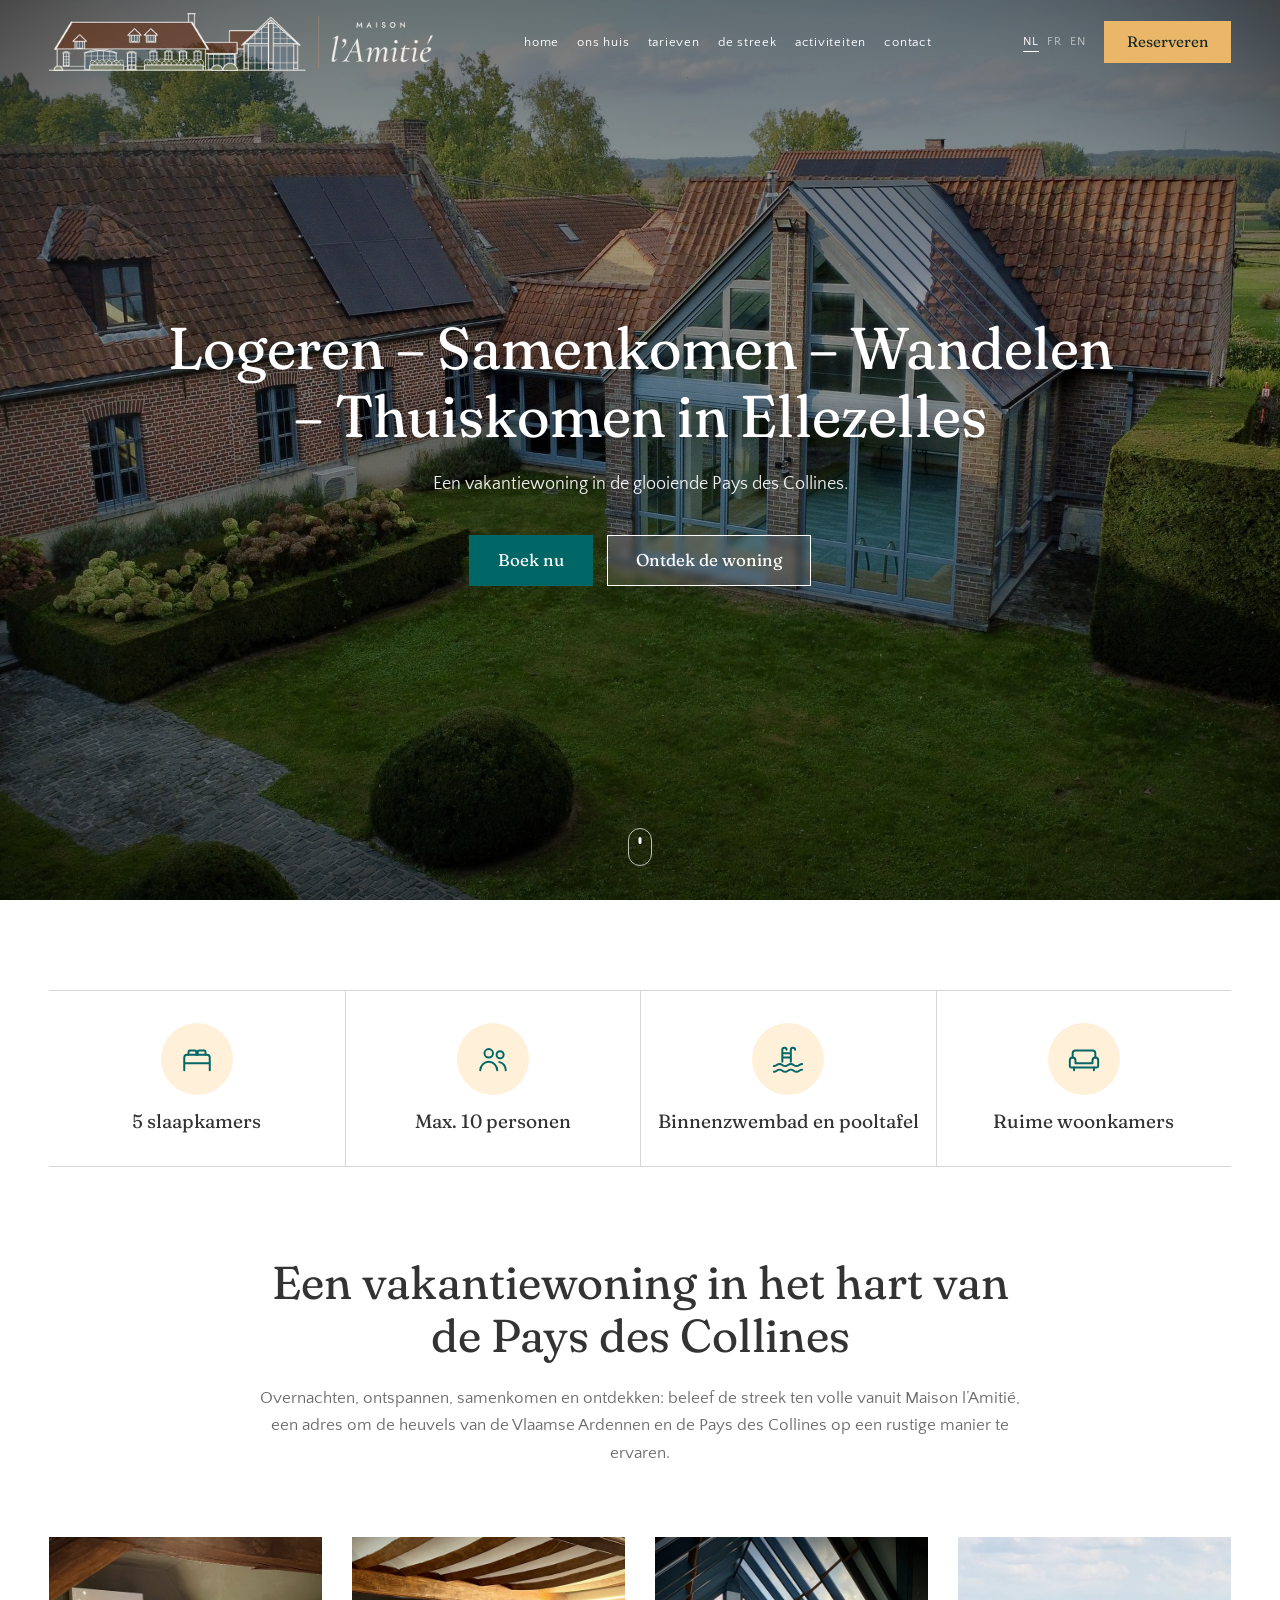
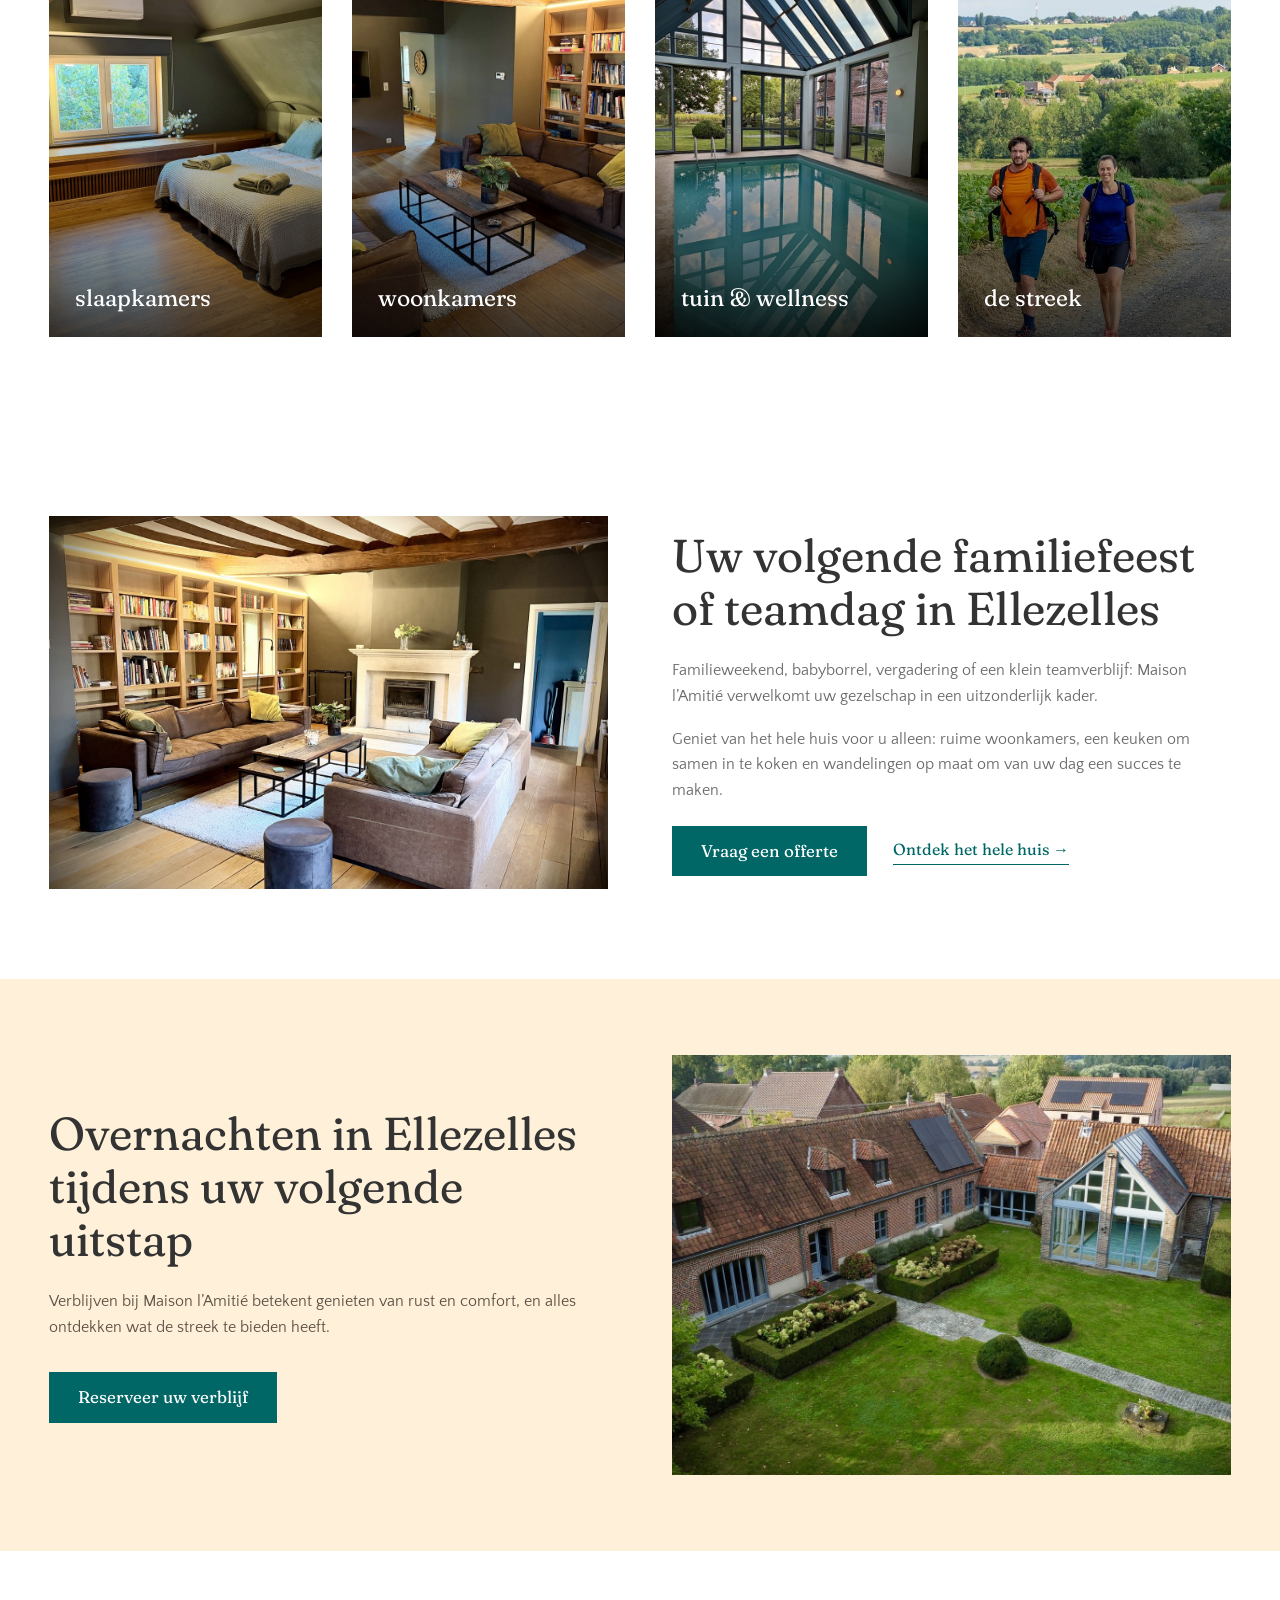
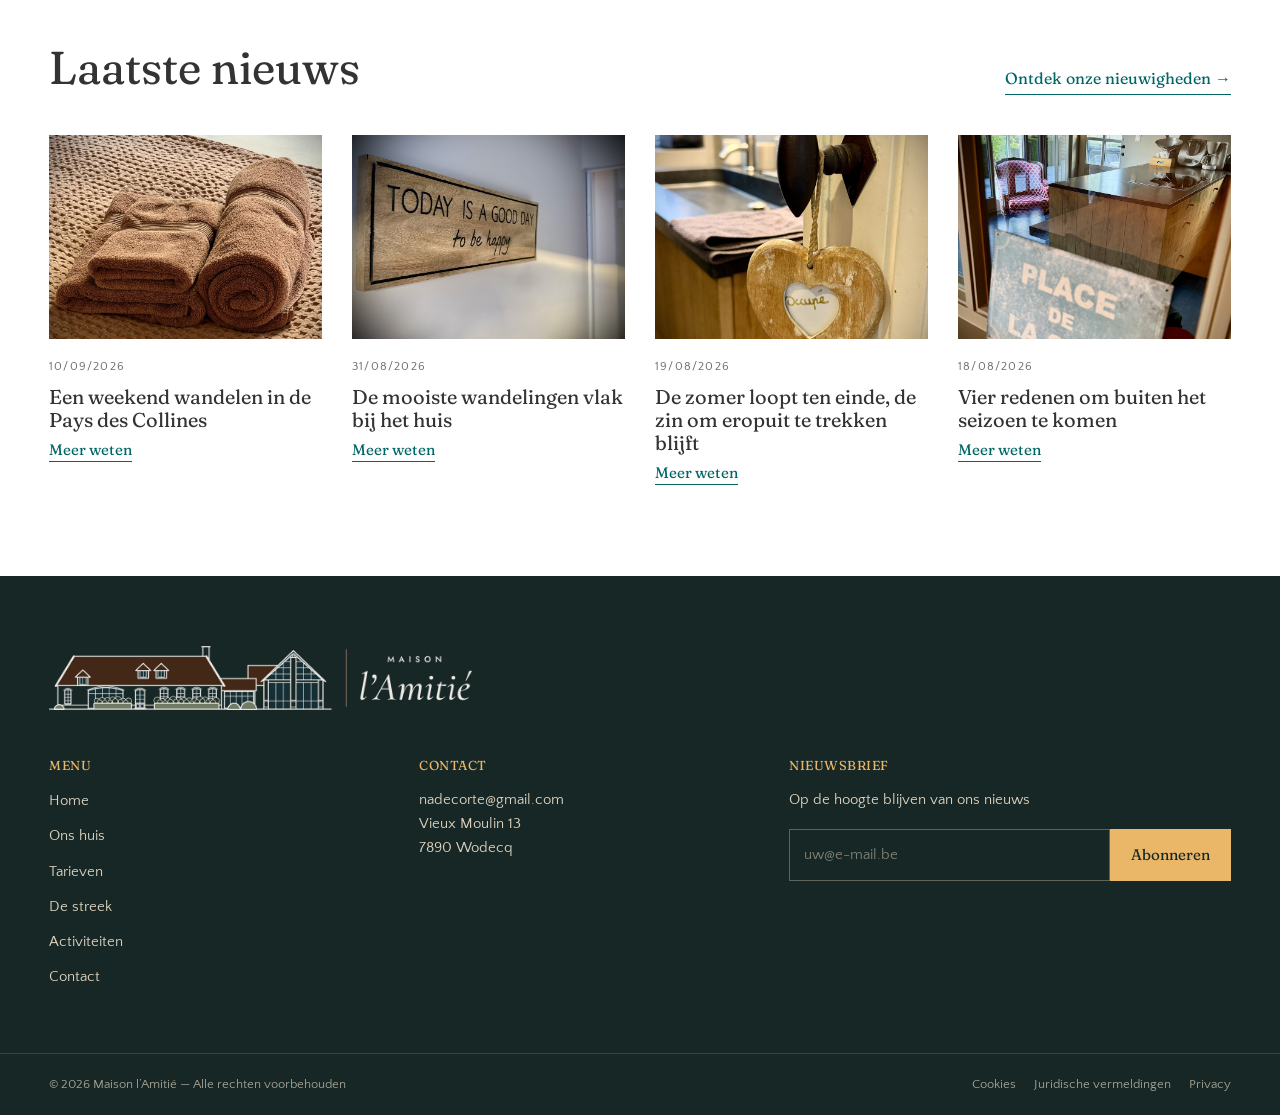
<file: index.html>
<!DOCTYPE html>
<html lang="nl">
<head>
<meta charset="utf-8">
<meta name="viewport" content="width=device-width, initial-scale=1">
<title>Maison l’Amitié — Overnachten in Ellezelles, Pays des Collines</title>
<meta name="description" content="Vakantiehuis in het hart van de Pays des Collines. Rust, ruimte voor het hele gezelschap en de mooiste wandelingen van de streek voor de deur.">

<link rel="preconnect" href="https://fonts.googleapis.com">
<link rel="preconnect" href="https://fonts.gstatic.com" crossorigin>
<!-- LETTERTYPE KOPPEN — zie css/style.css, blok 1b.
     Nu: Fraunces (gratis), afgesteld om Recoleta te benaderen.
     Straks: Recoleta zelf, via Adobe Fonts of een eigen licentie. -->
<link href="https://fonts.googleapis.com/css2?family=Fraunces:SOFT,WONK,opsz,wght@0..100,0..1,9..144,300..500&family=Quattrocento+Sans:wght@400;700&display=swap" rel="stylesheet">

<!-- ==> ADOBE FONTS: plak hier de regel uit je Adobe-project en zet in
         css/style.css de variabele --font-head op "recoleta".
     <link rel="stylesheet" href="https://use.typekit.net/XXXXXXX.css"> -->
<link rel="icon" type="image/png" sizes="32x32" href="images/logo/favicon-32.png">
<link rel="apple-touch-icon" href="images/logo/favicon-180.png">
<link rel="stylesheet" href="css/style.css?v=47">
</head>
<body>

<a class="skip-link" href="#main">Naar de inhoud</a>

<!-- ============ 2. HEADER ============ -->
<header class="header" id="header">
  <div class="header__inner">

    <!-- logo: licht boven de foto, donker zodra de header wit wordt -->
    <a class="logo" href="index.html">
      <img class="logo__img logo__img--licht" src="images/logo/logo-licht.png" width="992" height="150" alt="Maison l’Amitié">
      <img class="logo__img logo__img--donker" src="images/logo/logo-donker.png" width="785" height="150" alt="" aria-hidden="true">
    </a>

    <nav class="nav" id="nav" aria-label="Hoofdnavigatie">
      <ul class="nav__list">
        <li><a href="index.html" aria-current="page">Home</a></li>
        <li><a href="over-ons.html">Ons huis</a></li>
        <li><a href="tarieven.html">Tarieven</a></li>
        <li><a href="de-streek.html">De streek</a></li>
        <li><a href="activiteiten.html">Activiteiten</a></li>
        <li><a href="contact.html">Contact</a></li>
        <li class="nav__cta"><a href="reserveren.html#beschikbaarheid">Reserveren</a></li>
      </ul>
    </nav>

    <div class="header__actions">
      <div class="lang" aria-label="Taal">
        <a class="is-active" href="#">NL</a>
        <a href="#">FR</a>
        <a href="#">EN</a>
      </div>
      <a class="btn btn--gold" href="reserveren.html#beschikbaarheid">Reserveren</a>
      <button class="burger" id="burger" aria-expanded="false" aria-controls="nav" aria-label="Navigatie wisselen">
        <span></span><span></span><span></span>
      </button>
    </div>

  </div>
</header>

<main id="main">

  <!-- ============ 3. HERO ============ -->
  <section class="hero">
    <img class="hero__img" src="images/foto/hero-luchtfoto.jpg" alt="Luchtfoto van het huis met tuin en het glazen zwembadgebouw">
    <div class="hero__overlay"></div>
    <div class="hero__content">
      <h1>Logeren &ndash; Samenkomen &ndash; Wandelen &ndash; Thuiskomen in Ellezelles</h1>
      <p class="hero__sub">Een vakantiewoning in de glooiende Pays des Collines.</p>
      <div class="hero__actions">
        <a class="btn btn--teal" href="reserveren.html#beschikbaarheid">Boek nu</a>
        <a class="btn btn--outline" href="over-ons.html">Ontdek de woning</a>
      </div>
    </div>
    <a class="hero__scroll" href="#kenmerken" aria-label="Naar beneden scrollen"><span></span></a>
  </section>

  <!-- ============ 4. HET HUIS IN HET KORT (iconen) ============ -->
  <section class="section kenmerken" id="kenmerken" aria-label="Het huis in het kort">
    <div class="container">
      <ul class="kenmerken__lijst">
        <li class="kenmerk">
          <span class="kenmerk__icoon" aria-hidden="true">
            <svg viewBox="0 0 24 24"><path d="M3 18v-7a2 2 0 0 1 2-2h14a2 2 0 0 1 2 2v7M3 15h18M3 18v2M21 18v2"/><path d="M6 9V7a1 1 0 0 1 1-1h3.5a1 1 0 0 1 1 1v2M12.5 9V7a1 1 0 0 1 1-1H17a1 1 0 0 1 1 1v2"/></svg>
          </span>
          <span class="kenmerk__tekst">5 slaapkamers</span>
        </li>
        <li class="kenmerk">
          <span class="kenmerk__icoon" aria-hidden="true">
            <svg viewBox="0 0 24 24"><circle cx="9" cy="8" r="3"/><path d="M3 20c0-3.3 2.7-6 6-6s6 2.7 6 6"/><circle cx="17" cy="9" r="2.5"/><path d="M16.5 14.2c2.6.3 4.5 2.8 4.5 5.8"/></svg>
          </span>
          <span class="kenmerk__tekst">Max. 10 personen</span>
        </li>
        <li class="kenmerk">
          <span class="kenmerk__icoon" aria-hidden="true">
            <svg viewBox="0 0 24 24"><path d="M8 14V5.5a1.5 1.5 0 0 1 3 0M14 14V5.5a1.5 1.5 0 0 1 3 0M8 8h6M8 11h6"/><path d="M2 17c2 0 2-1.5 4-1.5s2 1.5 4 1.5 2-1.5 4-1.5 2 1.5 4 1.5 2-1.5 4-1.5M2 21c2 0 2-1.5 4-1.5s2 1.5 4 1.5 2-1.5 4-1.5 2 1.5 4 1.5 2-1.5 4-1.5"/></svg>
          </span>
          <span class="kenmerk__tekst">Binnenzwembad en pooltafel</span>
        </li>
        <li class="kenmerk">
          <span class="kenmerk__icoon" aria-hidden="true">
            <svg viewBox="0 0 24 24"><path d="M4 11V8a2 2 0 0 1 2-2h12a2 2 0 0 1 2 2v3"/><path d="M2 13a2 2 0 0 1 4 0v2h12v-2a2 2 0 0 1 4 0v4a1 1 0 0 1-1 1H3a1 1 0 0 1-1-1z"/><path d="M5 18v2M19 18v2"/></svg>
          </span>
          <span class="kenmerk__tekst">Ruime woonkamers</span>
        </li>
      </ul>
    </div>
  </section>

  <!-- ============ 4b. INTRO ============ -->
  <section class="section intro" id="intro">
    <div class="container container--narrow">
      <h2>Een vakantiewoning in het hart van de Pays des Collines</h2>
      <p>Overnachten, ontspannen, samenkomen en ontdekken: beleef de streek ten volle vanuit
         Maison l’Amitié, een adres om de heuvels van de Vlaamse Ardennen en de Pays des Collines
         op een rustige manier te ervaren.</p>
    </div>
  </section>

  <!-- ============ 5. ONS HUIS (4 tegels, direct onder de intro) ============ -->
  <section class="section section--tight tiles" aria-label="Ons huis">
    <div class="container">
      <div class="carousel tiles__track" data-carousel>

        <a class="tile" href="over-ons.html">
          <img loading="lazy" decoding="async" src="images/foto/tegel-kamers.jpg" alt="Slaapkamer onder het dak met zichtbare balken">
          <span class="tile__veil"></span>
          <h3>slaapkamers</h3>
        </a>

        <a class="tile" href="over-ons.html">
          <img loading="lazy" decoding="async" src="images/foto/tegel-woonkamers.jpg" alt="Woonkamer met boekenkast en open haard">
          <span class="tile__veil"></span>
          <h3>woonkamers</h3>
        </a>

        <a class="tile" href="over-ons.html">
          <img loading="lazy" decoding="async" src="images/foto/tegel-wellness.jpg" alt="Binnenzwembad in de glazen aanbouw">
          <span class="tile__veil"></span>
          <h3>tuin &amp; wellness</h3>
        </a>

        <a class="tile" href="de-streek.html">
          <img class="tile__img--wandelaars" loading="lazy" decoding="async" src="images/streek/600_1432-Edit_0.jpg" alt="Twee wandelaars op een veldweg tussen de akkers">
          <span class="tile__veil"></span>
          <h3>de streek</h3>
        </a>

      </div>
    </div>
  </section>

  <!-- ============ 6. BEELD + TEKST ============ -->
  <section class="section imgtext">
    <div class="container imgtext__grid">
      <div class="imgtext__media"><img loading="lazy" decoding="async" src="images/foto/blok-woonkamer.jpg" alt="Zithoek met boekenkast en open haard"></div>
      <div class="imgtext__body">
        <h2>Uw volgende familiefeest of teamdag in Ellezelles</h2>
        <p>Familieweekend, babyborrel, vergadering of een klein teamverblijf:
           Maison l’Amitié verwelkomt uw gezelschap in een uitzonderlijk kader.</p>
        <p>Geniet van het hele huis voor u alleen: ruime woonkamers, een keuken om
           samen in te koken en wandelingen op maat om van uw dag een succes te maken.</p>
        <div class="imgtext__actions">
          <a class="btn btn--teal" href="reserveren.html#beschikbaarheid">Vraag een offerte</a>
          <a class="link-arrow" href="over-ons.html">Ontdek het hele huis</a>
        </div>
      </div>
    </div>
  </section>

  <!-- ============ 7. SLOT-CTA ============ -->
  <section class="cta">
    <div class="container cta__grid">
      <div class="cta__body">
        <h2>Overnachten in Ellezelles tijdens uw volgende uitstap</h2>
        <p>Verblijven bij Maison l’Amitié betekent genieten van rust en comfort,
           en alles ontdekken wat de streek te bieden heeft.</p>
        <a class="btn btn--teal" href="reserveren.html#beschikbaarheid">Reserveer uw verblijf</a>
      </div>
      <div class="cta__media"><img loading="lazy" decoding="async" src="images/foto/breed-cta.jpg" alt="Het huis en de tuin vanuit de lucht"></div>
    </div>
  </section>

  <!-- ============ 8. LAATSTE NIEUWS ============ -->
  <section class="section">
    <div class="container">
      <div class="section__head">
        <h2 class="section__title">Laatste nieuws</h2>
        <a class="link-arrow" href="#">Ontdek onze nieuwigheden</a>
      </div>

      <!-- desktop: 4 naast elkaar; smaller scherm: swipebare carousel (zoals de fototegels) -->
      <div class="carousel" data-carousel>
        <article class="card">
          <div class="card__media"><img loading="lazy" decoding="async" src="images/foto/kaart-handdoeken.jpg" alt="Opgerolde handdoeken op een bed"></div>
          <time class="card__date" datetime="2026-09-10">10/09/2026</time>
          <h3 class="card__title">Een weekend wandelen in de Pays des Collines</h3>
          <a class="card__link" href="#">Meer weten</a>
        </article>
        <article class="card">
          <div class="card__media"><img loading="lazy" decoding="async" src="images/foto/kaart-bord.jpg" alt="Houten bordje: Today is a good day to be happy"></div>
          <time class="card__date" datetime="2026-08-31">31/08/2026</time>
          <h3 class="card__title">De mooiste wandelingen vlak bij het huis</h3>
          <a class="card__link" href="#">Meer weten</a>
        </article>
        <article class="card">
          <div class="card__media"><img loading="lazy" decoding="async" src="images/foto/kaart-hartje.jpg" alt="Houten hartje aan de badkamerdeur"></div>
          <time class="card__date" datetime="2026-08-19">19/08/2026</time>
          <h3 class="card__title">De zomer loopt ten einde, de zin om eropuit te trekken blijft</h3>
          <a class="card__link" href="#">Meer weten</a>
        </article>
        <article class="card">
          <div class="card__media"><img loading="lazy" decoding="async" src="images/foto/kaart-soif.jpg" alt="Oud emaillen bord Place de la Soif"></div>
          <time class="card__date" datetime="2026-08-18">18/08/2026</time>
          <h3 class="card__title">Vier redenen om buiten het seizoen te komen</h3>
          <a class="card__link" href="#">Meer weten</a>
        </article>
      </div>
    </div>
  </section>

</main>

<!-- ============ 9. FOOTER ============ -->
<footer class="footer">
  <div class="container footer__merk">
    <img src="images/logo/logo-licht.png" width="992" height="150" alt="Maison l’Amitié" loading="lazy" decoding="async">
  </div>
  <div class="container footer__grid">

    <nav class="footer__col">
      <h4>Menu</h4>
      <ul>
        <li><a href="index.html" aria-current="page">Home</a></li>
        <li><a href="over-ons.html">Ons huis</a></li>
        <li><a href="tarieven.html">Tarieven</a></li>
        <li><a href="de-streek.html">De streek</a></li>
        <li><a href="activiteiten.html">Activiteiten</a></li>
        <li><a href="contact.html">Contact</a></li>
        <li class="nav__cta"><a href="reserveren.html#beschikbaarheid">Reserveren</a></li>
      </ul>
    </nav>

    <div class="footer__col">
      <h4>Contact</h4>
      <p>
        <a href="mailto:nadecorte@gmail.com">nadecorte@gmail.com</a><br>
        Vieux Moulin 13<br>
        7890 Wodecq
      </p>
    </div>

    <div class="footer__col footer__col--news">
      <h4>Nieuwsbrief</h4>
      <p>Op de hoogte blijven van ons nieuws</p>
      <form class="news-form" onsubmit="return false">
        <label class="sr-only" for="nieuwsbriefmail">E-mailadres</label>
        <input id="nieuwsbriefmail" type="email" placeholder="uw@e-mail.be" required>
        <button class="btn btn--gold" type="submit">Abonneren</button>
      </form>
    </div>

  </div>

  <div class="footer__bar">
    <div class="container footer__bar-inner">
      <span>&copy; <span id="year"></span> Maison l’Amitié &mdash; Alle rechten voorbehouden</span>
      <span class="footer__legal">
        <a href="#">Cookies</a>
        <a href="#">Juridische vermeldingen</a>
        <a href="#">Privacy</a>
      </span>
    </div>
  </div>
</footer>

<script src="js/main.js?v=31"></script>
</body>
</html>
</file>
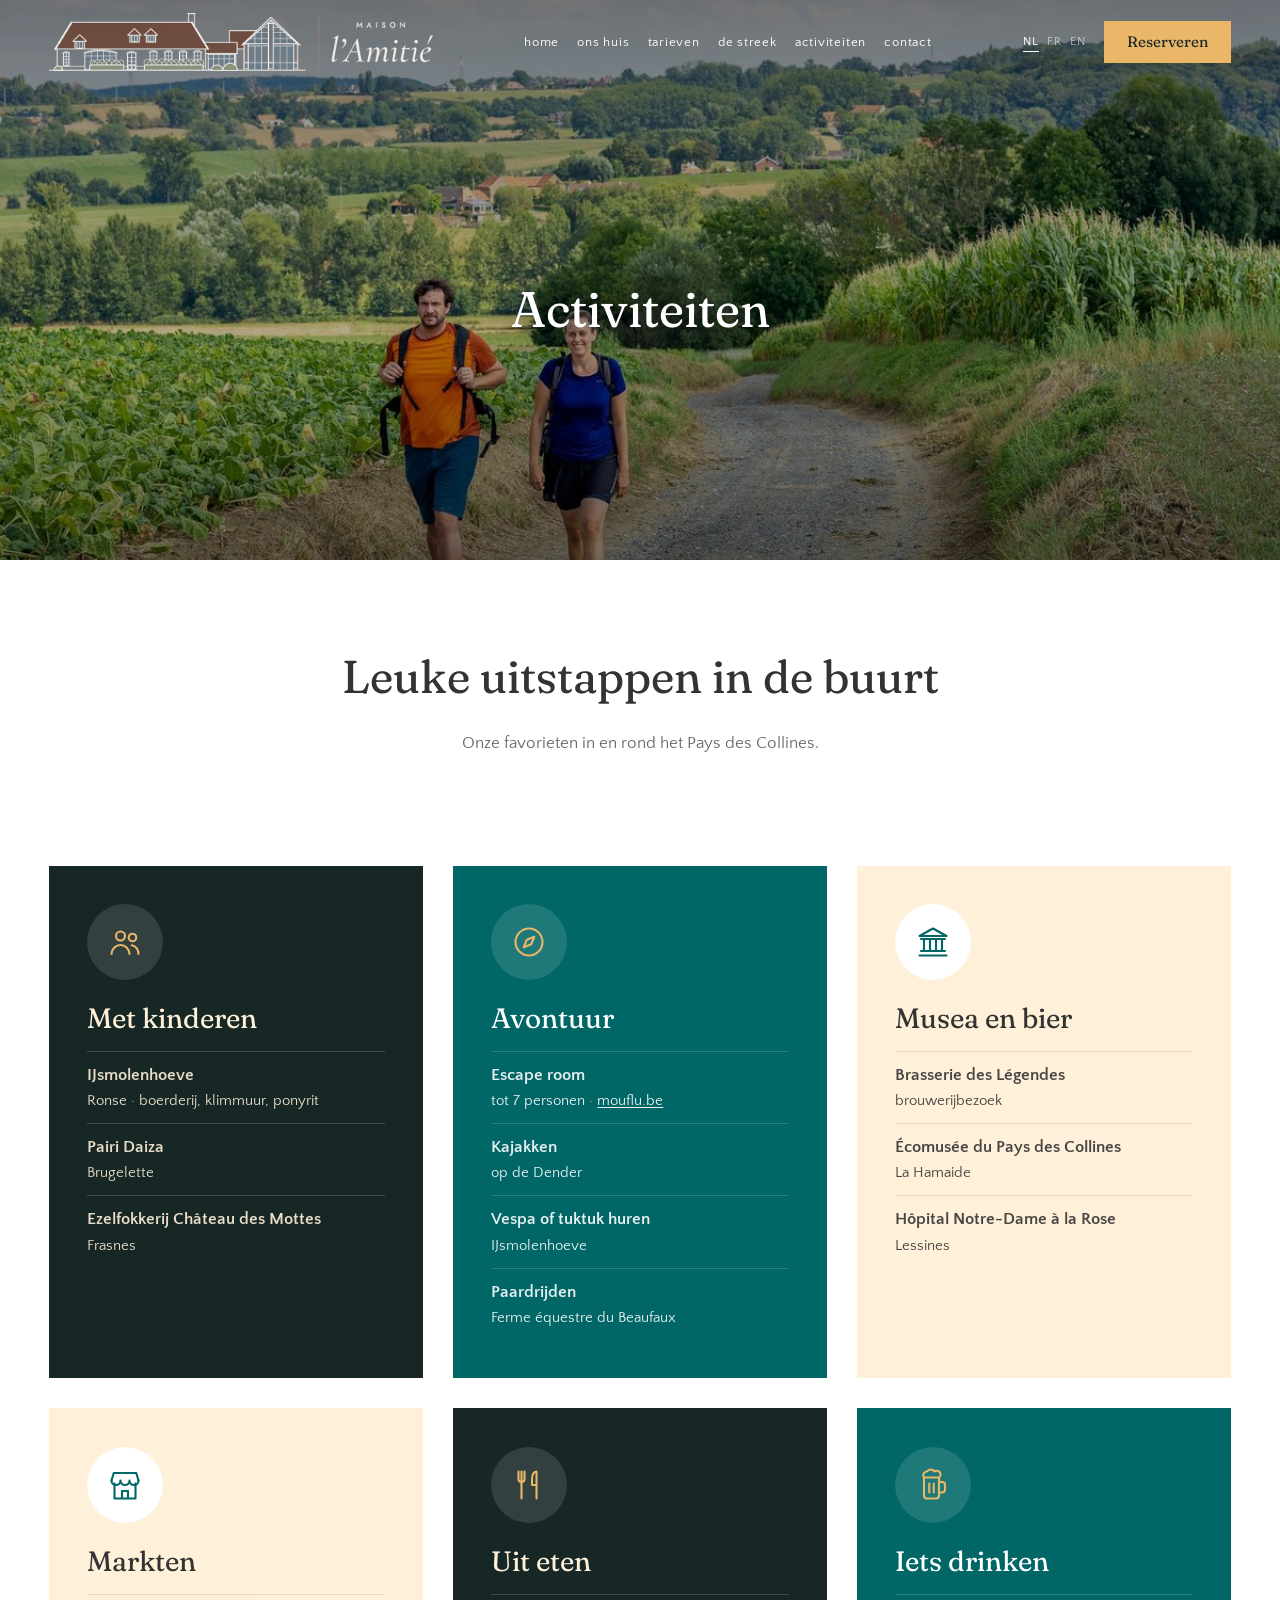
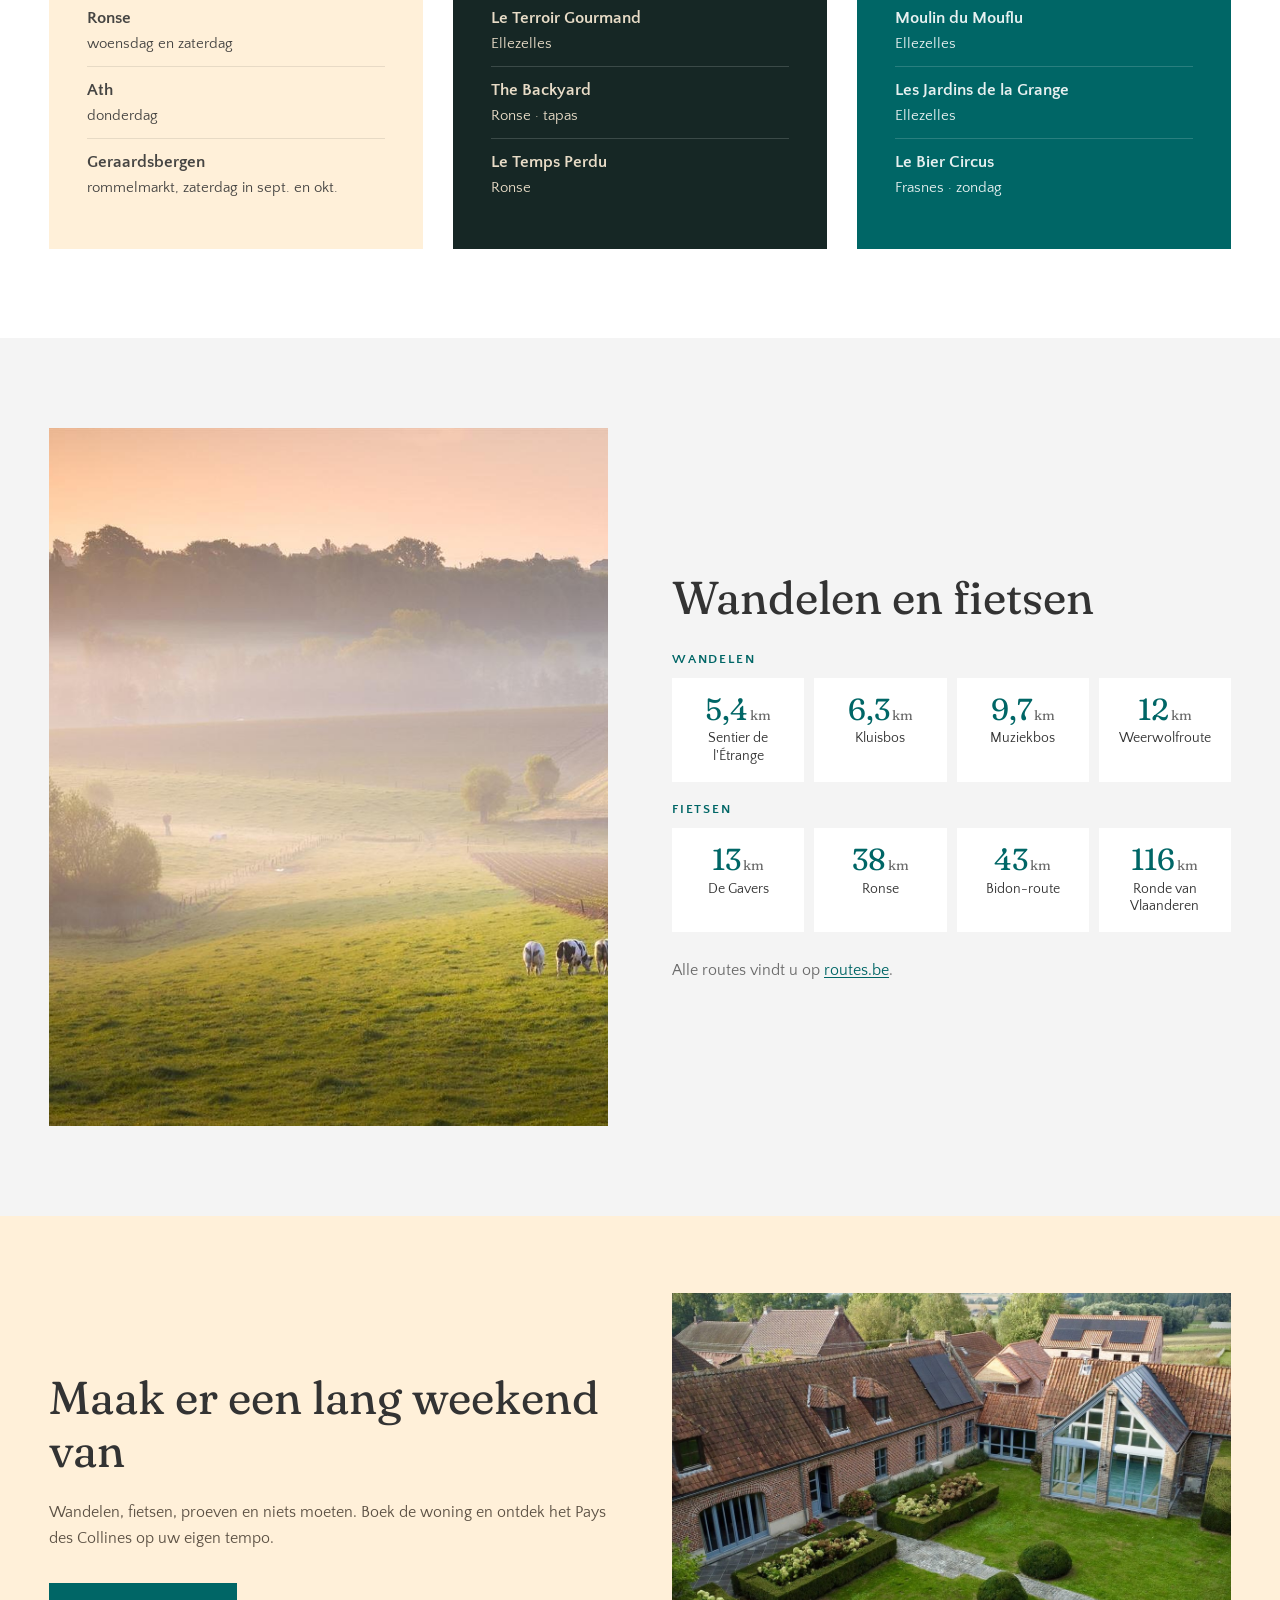
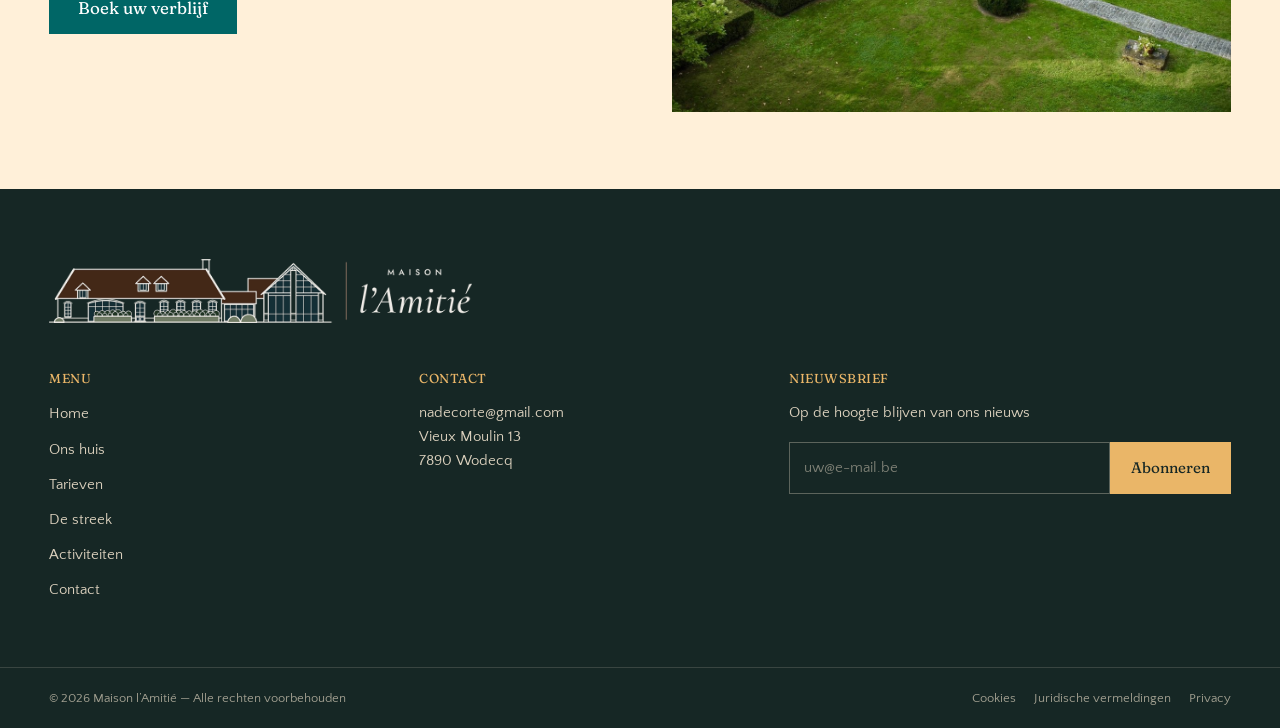
<file: activiteiten.html>
<!DOCTYPE html>
<html lang="nl">
<head>
<meta charset="utf-8">
<meta name="viewport" content="width=device-width, initial-scale=1">
<title>Activiteiten — Maison l’Amitié in Ellezelles</title>
<meta name="description" content="Leuke uitstappen rond Ellezelles: activiteiten voor kinderen, avontuur, musea, wandel- en fietsroutes en de beste adressen om te eten en te drinken.">

<link rel="preconnect" href="https://fonts.googleapis.com">
<link rel="preconnect" href="https://fonts.gstatic.com" crossorigin>
<!-- LETTERTYPE KOPPEN — zie css/style.css, blok 1b. -->
<link href="https://fonts.googleapis.com/css2?family=Fraunces:SOFT,WONK,opsz,wght@0..100,0..1,9..144,300..500&family=Quattrocento+Sans:wght@400;700&display=swap" rel="stylesheet">
<link rel="icon" type="image/png" sizes="32x32" href="images/logo/favicon-32.png">
<link rel="apple-touch-icon" href="images/logo/favicon-180.png">
<link rel="stylesheet" href="css/style.css?v=47">
</head>
<body>

<a class="skip-link" href="#main">Naar de inhoud</a>

<!-- ============ HEADER ============ -->
<header class="header" id="header">
  <div class="header__inner">

    <!-- logo: licht boven de foto, donker zodra de header wit wordt -->
    <a class="logo" href="index.html">
      <img class="logo__img logo__img--licht" src="images/logo/logo-licht.png" width="992" height="150" alt="Maison l’Amitié">
      <img class="logo__img logo__img--donker" src="images/logo/logo-donker.png" width="785" height="150" alt="" aria-hidden="true">
    </a>

    <nav class="nav" id="nav" aria-label="Hoofdnavigatie">
      <ul class="nav__list">
        <li><a href="index.html">Home</a></li>
        <li><a href="over-ons.html">Ons huis</a></li>
        <li><a href="tarieven.html">Tarieven</a></li>
        <li><a href="de-streek.html">De streek</a></li>
        <li><a href="activiteiten.html" aria-current="page">Activiteiten</a></li>
        <li><a href="contact.html">Contact</a></li>
        <li class="nav__cta"><a href="reserveren.html#beschikbaarheid">Reserveren</a></li>
      </ul>
    </nav>

    <div class="header__actions">
      <div class="lang" aria-label="Taal">
        <a class="is-active" href="#">NL</a>
        <a href="#">FR</a>
        <a href="#">EN</a>
      </div>
      <a class="btn btn--gold" href="reserveren.html#beschikbaarheid">Reserveren</a>
      <button class="burger" id="burger" aria-expanded="false" aria-controls="nav" aria-label="Navigatie wisselen">
        <span></span><span></span><span></span>
      </button>
    </div>

  </div>
</header>


<main id="main">

  <!-- ============ 1. PAGINAHERO ============ -->
  <section class="pagehero">
    <img class="pagehero__img" src="images/streek/600_1432-Edit_0.jpg" alt="Twee wandelaars op een veldweg tussen de heuvels">
    <div class="pagehero__overlay"></div>
    <div class="pagehero__content">
      <h1>Activiteiten</h1>
    </div>
  </section>

  <!-- ============ 2. INTRO ============ -->
  <section class="section">
    <div class="container">
      <div class="prose">
        <h2>Leuke uitstappen in de buurt</h2>
        <p>Onze favorieten in en rond het Pays des Collines.</p>
      </div>
    </div>
  </section>

  <!-- ============ 3. UITSTAPPEN (6 gekleurde tegels) ============ -->
  <!-- Kleur van een tegel: uitje--donker, uitje--teal of uitje--creme.
       Een tip toevoegen = een <li> kopiëren binnen de tegel. -->
  <section class="section section--tight">
    <div class="container uitjes">

      <article class="uitje uitje--donker">
        <span class="uitje__icoon" aria-hidden="true">
          <svg viewBox="0 0 24 24"><circle cx="9" cy="8" r="3"/><path d="M3 20c0-3.3 2.7-6 6-6s6 2.7 6 6"/><circle cx="17" cy="9" r="2.5"/><path d="M16.5 14.2c2.6.3 4.5 2.8 4.5 5.8"/></svg>
        </span>
        <h3>Met kinderen</h3>
        <ul>
          <li><strong>IJsmolenhoeve</strong> Ronse &middot; boerderij, klimmuur, ponyrit</li>
          <li><strong>Pairi Daiza</strong> Brugelette</li>
          <li><strong>Ezelfokkerij Château des Mottes</strong> Frasnes</li>
        </ul>
      </article>

      <article class="uitje uitje--teal">
        <span class="uitje__icoon" aria-hidden="true">
          <svg viewBox="0 0 24 24"><circle cx="12" cy="12" r="9"/><path d="m15.5 8.5-2 5-5 2 2-5z"/></svg>
        </span>
        <h3>Avontuur</h3>
        <ul>
          <li><strong>Escape room</strong> tot 7 personen &middot; <a href="https://www.mouflu.be" target="_blank" rel="noopener">mouflu.be</a></li>
          <li><strong>Kajakken</strong> op de Dender</li>
          <li><strong>Vespa of tuktuk huren</strong> IJsmolenhoeve</li>
          <li><strong>Paardrijden</strong> Ferme équestre du Beaufaux</li>
        </ul>
      </article>

      <article class="uitje uitje--creme">
        <span class="uitje__icoon" aria-hidden="true">
          <svg viewBox="0 0 24 24"><path d="M3 21h18M4 18h16M12 3l9 5H3zM4 10h16M6 10v8M10 10v8M14 10v8M18 10v8"/></svg>
        </span>
        <h3>Musea en bier</h3>
        <ul>
          <li><strong>Brasserie des Légendes</strong> brouwerijbezoek</li>
          <li><strong>Écomusée du Pays des Collines</strong> La Hamaide</li>
          <li><strong>Hôpital Notre-Dame à la Rose</strong> Lessines</li>
        </ul>
      </article>

      <article class="uitje uitje--creme">
        <span class="uitje__icoon" aria-hidden="true">
          <svg viewBox="0 0 24 24"><path d="M3 9l1.5-5h15L21 9"/><path d="M3 9a3 3 0 0 0 6 0 3 3 0 0 0 6 0 3 3 0 0 0 6 0"/><path d="M5 11v10h14V11M10 21v-5h4v5"/></svg>
        </span>
        <h3>Markten</h3>
        <ul>
          <li><strong>Ronse</strong> woensdag en zaterdag</li>
          <li><strong>Ath</strong> donderdag</li>
          <li><strong>Geraardsbergen</strong> rommelmarkt, zaterdag in sept. en okt.</li>
        </ul>
      </article>

      <article class="uitje uitje--donker">
        <span class="uitje__icoon" aria-hidden="true">
          <svg viewBox="0 0 24 24"><path d="M7 3v18M5 3v5a2 2 0 0 0 4 0V3M17 21V3c-2 0-3 2.5-3 6v3h3"/></svg>
        </span>
        <h3>Uit eten</h3>
        <ul>
          <li><strong>Le Terroir Gourmand</strong> Ellezelles</li>
          <li><strong>The Backyard</strong> Ronse &middot; tapas</li>
          <li><strong>Le Temps Perdu</strong> Ronse</li>
        </ul>
      </article>

      <article class="uitje uitje--teal">
        <span class="uitje__icoon" aria-hidden="true">
          <svg viewBox="0 0 24 24"><path d="M6 7h10v12a2 2 0 0 1-2 2H8a2 2 0 0 1-2-2z"/><path d="M16 10h2a2 2 0 0 1 2 2v3a2 2 0 0 1-2 2h-2M6 7a2.5 2.5 0 0 1 2-4 3 3 0 0 1 5 0 2.5 2.5 0 0 1 3 4M9.5 11v6M12.5 11v6"/></svg>
        </span>
        <h3>Iets drinken</h3>
        <ul>
          <li><strong>Moulin du Mouflu</strong> Ellezelles</li>
          <li><strong>Les Jardins de la Grange</strong> Ellezelles</li>
          <li><strong>Le Bier Circus</strong> Frasnes &middot; zondag</li>
        </ul>
      </article>

    </div>
  </section>

  <!-- ============ 4. WANDELEN EN FIETSEN (foto + kilometers) ============ -->
  <section class="section routesband">
    <div class="container routesband__grid">
      <div class="routesband__media">
        <img loading="lazy" decoding="async" src="images/streek/bezienswaardigheden-vlaamse-ardennen_358_xl.jpg" alt="Glooiende weiden in de Vlaamse Ardennen">
      </div>
      <div class="routesband__body">
        <h2>Wandelen en fietsen</h2>

        <h3>Wandelen</h3>
        <ul class="km">
          <li><span class="km__getal">5,4<small>km</small></span><span class="km__naam">Sentier de l'Étrange</span></li>
          <li><span class="km__getal">6,3<small>km</small></span><span class="km__naam">Kluisbos</span></li>
          <li><span class="km__getal">9,7<small>km</small></span><span class="km__naam">Muziekbos</span></li>
          <li><span class="km__getal">12<small>km</small></span><span class="km__naam">Weerwolfroute</span></li>
        </ul>

        <h3>Fietsen</h3>
        <ul class="km">
          <li><span class="km__getal">13<small>km</small></span><span class="km__naam">De Gavers</span></li>
          <li><span class="km__getal">38<small>km</small></span><span class="km__naam">Ronse</span></li>
          <li><span class="km__getal">43<small>km</small></span><span class="km__naam">Bidon-route</span></li>
          <li><span class="km__getal">116<small>km</small></span><span class="km__naam">Ronde van Vlaanderen</span></li>
        </ul>

        <p class="routesband__tip">Alle routes vindt u op <a href="https://www.routes.be" target="_blank" rel="noopener">routes.be</a>.</p>
      </div>
    </div>
  </section>

  <!-- ============ 5. SLOT-CTA ============ -->
  <section class="cta">
    <div class="container cta__grid">
      <div class="cta__body">
        <h2>Maak er een lang weekend van</h2>
        <p>Wandelen, fietsen, proeven en niets moeten. Boek de woning en ontdek
           het Pays des Collines op uw eigen tempo.</p>
        <a class="btn btn--teal" href="reserveren.html#beschikbaarheid">Boek uw verblijf</a>
      </div>
      <div class="cta__media">
        <img loading="lazy" decoding="async" src="images/foto/breed-cta.jpg"
             alt="Het huis en de tuin vanuit de lucht">
      </div>
    </div>
  </section>

</main>

<!-- ============ FOOTER ============ -->
<footer class="footer">
  <div class="container footer__merk">
    <img src="images/logo/logo-licht.png" width="992" height="150" alt="Maison l’Amitié" loading="lazy" decoding="async">
  </div>
  <div class="container footer__grid">

    <nav class="footer__col">
      <h4>Menu</h4>
      <ul>
        <li><a href="index.html">Home</a></li>
        <li><a href="over-ons.html">Ons huis</a></li>
        <li><a href="tarieven.html">Tarieven</a></li>
        <li><a href="de-streek.html">De streek</a></li>
        <li><a href="activiteiten.html" aria-current="page">Activiteiten</a></li>
        <li><a href="contact.html">Contact</a></li>
        <li class="nav__cta"><a href="reserveren.html#beschikbaarheid">Reserveren</a></li>
      </ul>
    </nav>

    <div class="footer__col">
      <h4>Contact</h4>
      <p>
        <a href="mailto:nadecorte@gmail.com">nadecorte@gmail.com</a><br>
        Vieux Moulin 13<br>
        7890 Wodecq
      </p>
    </div>

    <div class="footer__col footer__col--news">
      <h4>Nieuwsbrief</h4>
      <p>Op de hoogte blijven van ons nieuws</p>
      <form class="news-form" onsubmit="return false">
        <label class="sr-only" for="nieuwsbriefmail">E-mailadres</label>
        <input id="nieuwsbriefmail" type="email" placeholder="uw@e-mail.be" required>
        <button class="btn btn--gold" type="submit">Abonneren</button>
      </form>
    </div>

  </div>

  <div class="footer__bar">
    <div class="container footer__bar-inner">
      <span>&copy; <span id="year"></span> Maison l’Amitié &mdash; Alle rechten voorbehouden</span>
      <span class="footer__legal">
        <a href="#">Cookies</a>
        <a href="#">Juridische vermeldingen</a>
        <a href="#">Privacy</a>
      </span>
    </div>
  </div>
</footer>

<script src="js/main.js?v=31"></script>
</body>
</html>
</file>
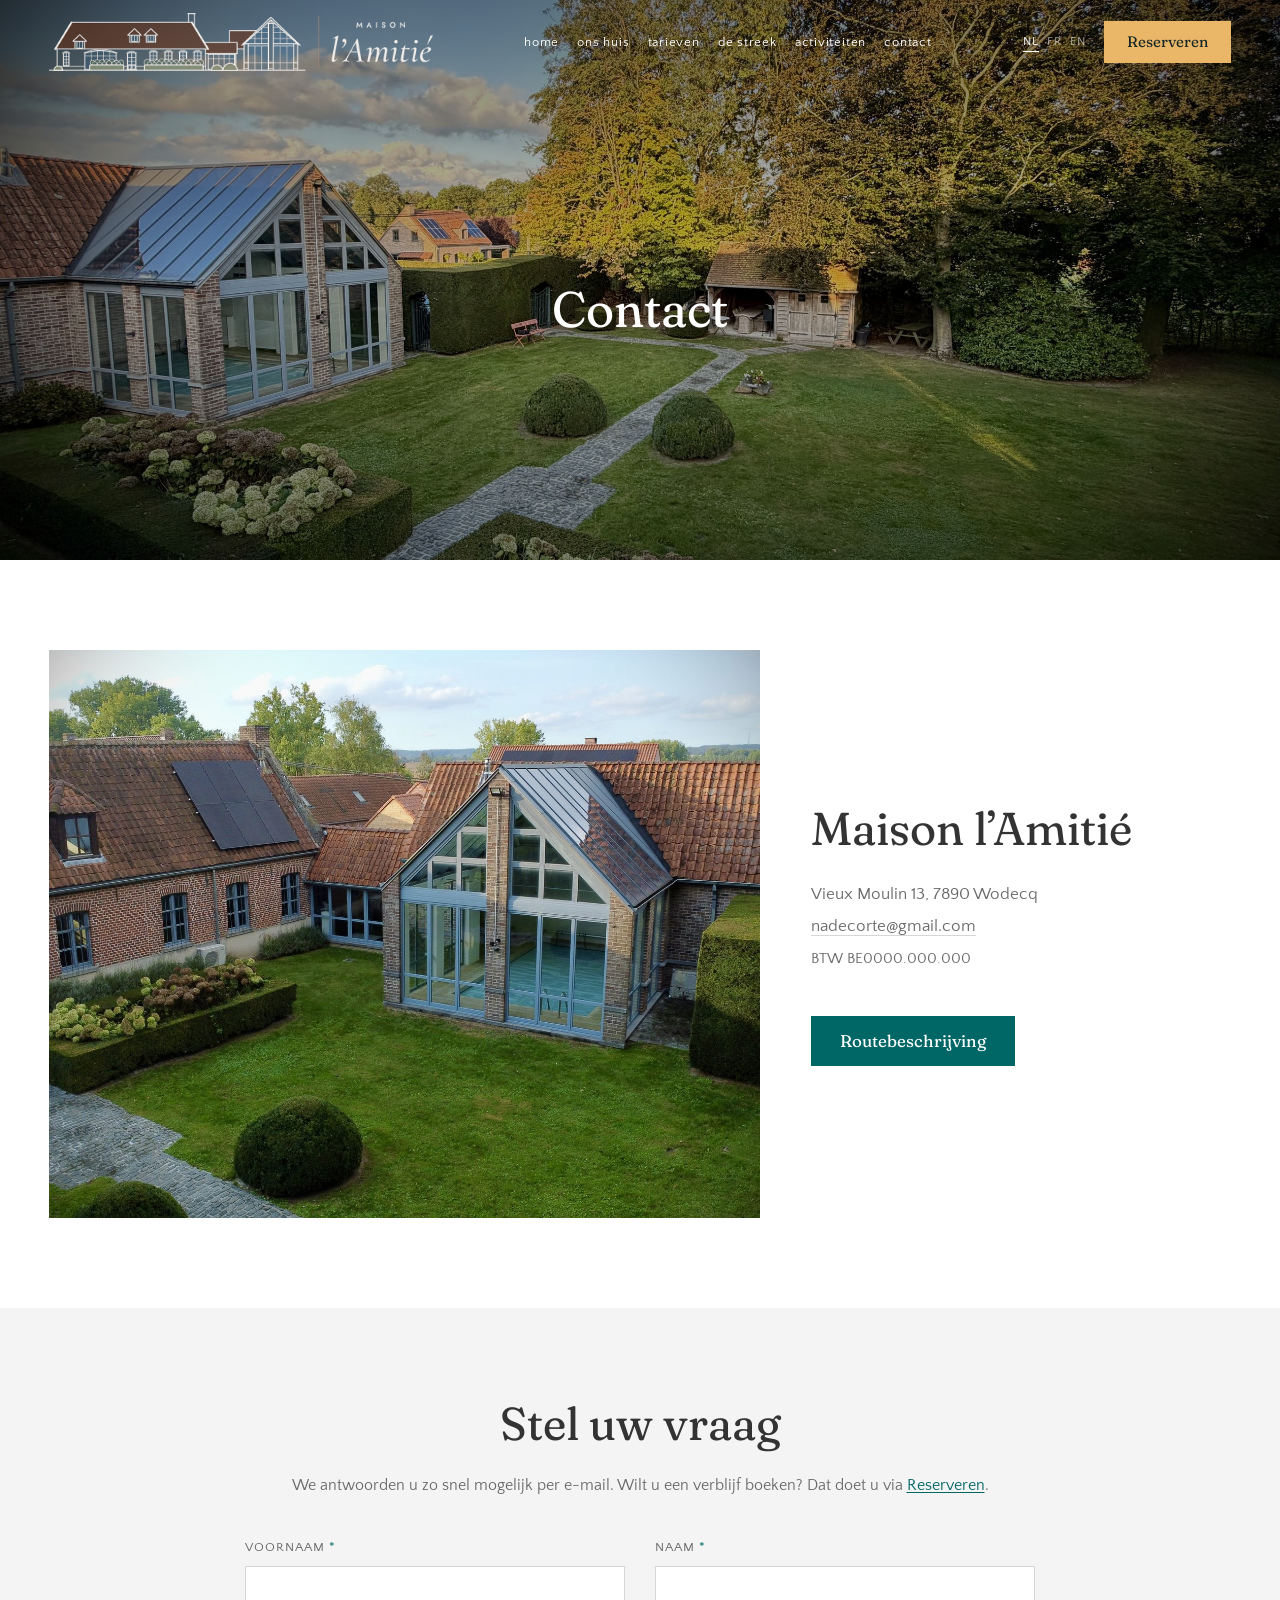
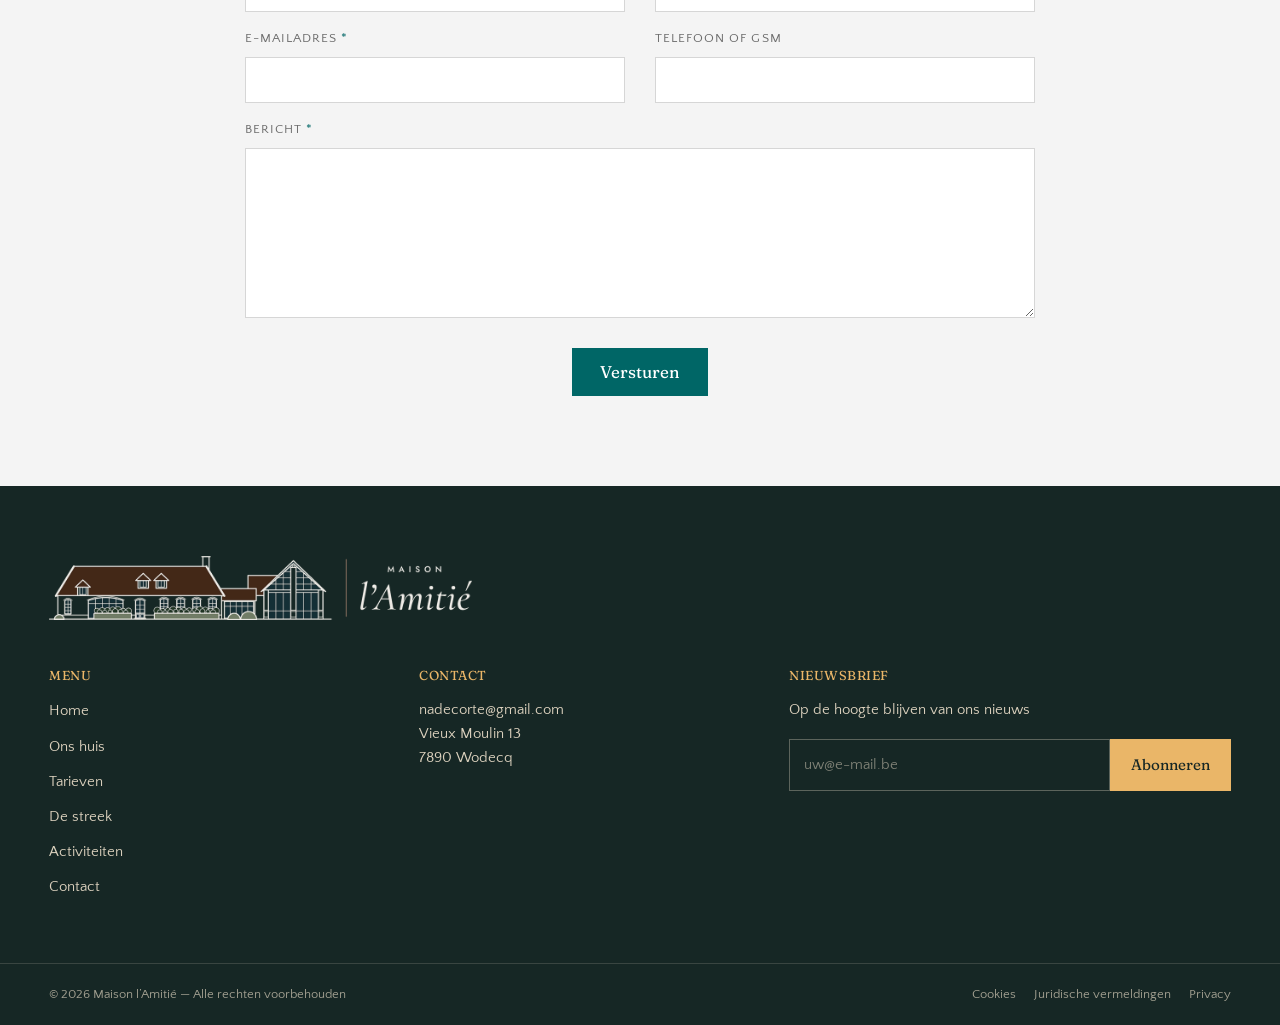
<file: contact.html>
<!DOCTYPE html>
<html lang="nl">
<head>
<meta charset="utf-8">
<meta name="viewport" content="width=device-width, initial-scale=1">
<title>Contact &amp; info — Maison l’Amitié in Ellezelles</title>
<meta name="description" content="Contacteer vakantiewoning Maison l’Amitié in Ellezelles: adres, e-mail en routebeschrijving. Of stuur ons een vraag via het formulier.">

<link rel="preconnect" href="https://fonts.googleapis.com">
<link rel="preconnect" href="https://fonts.gstatic.com" crossorigin>
<!-- LETTERTYPE KOPPEN — zie css/style.css, blok 1b. -->
<link href="https://fonts.googleapis.com/css2?family=Fraunces:SOFT,WONK,opsz,wght@0..100,0..1,9..144,300..500&family=Quattrocento+Sans:wght@400;700&display=swap" rel="stylesheet">
<link rel="icon" type="image/png" sizes="32x32" href="images/logo/favicon-32.png">
<link rel="apple-touch-icon" href="images/logo/favicon-180.png">
<link rel="stylesheet" href="css/style.css?v=47">
</head>
<body>

<a class="skip-link" href="#main">Naar de inhoud</a>

<!-- ============ HEADER ============ -->
<header class="header" id="header">
  <div class="header__inner">

    <!-- logo: licht boven de foto, donker zodra de header wit wordt -->
    <a class="logo" href="index.html">
      <img class="logo__img logo__img--licht" src="images/logo/logo-licht.png" width="992" height="150" alt="Maison l’Amitié">
      <img class="logo__img logo__img--donker" src="images/logo/logo-donker.png" width="785" height="150" alt="" aria-hidden="true">
    </a>

    <nav class="nav" id="nav" aria-label="Hoofdnavigatie">
      <ul class="nav__list">
        <li><a href="index.html">Home</a></li>
        <li><a href="over-ons.html">Ons huis</a></li>
        <li><a href="tarieven.html">Tarieven</a></li>
        <li><a href="de-streek.html">De streek</a></li>
        <li><a href="activiteiten.html">Activiteiten</a></li>
        <li><a href="contact.html" aria-current="page">Contact</a></li>
        <li class="nav__cta"><a href="reserveren.html#beschikbaarheid">Reserveren</a></li>
      </ul>
    </nav>

    <div class="header__actions">
      <div class="lang" aria-label="Taal">
        <a class="is-active" href="#">NL</a>
        <a href="#">FR</a>
        <a href="#">EN</a>
      </div>
      <a class="btn btn--gold" href="reserveren.html#beschikbaarheid">Reserveren</a>
      <button class="burger" id="burger" aria-expanded="false" aria-controls="nav" aria-label="Navigatie wisselen">
        <span></span><span></span><span></span>
      </button>
    </div>

  </div>
</header>


<main id="main">

  <!-- ============ 1. PAGINAHERO ============ -->
  <section class="pagehero">
    <img class="pagehero__img" src="images/foto/hero-contact.jpg" alt="De tuin van de vakantiewoning met het huis erachter">
    <div class="pagehero__overlay"></div>
    <div class="pagehero__content">
      <h1>Contact</h1>
    </div>
  </section>

  <!-- ============ 2. ADRES & GEGEVENS ============ -->
  <section class="section split">
    <div class="container">
      <div class="split__grid">
        <div class="split__media">
          <img loading="lazy" decoding="async" src="images/foto/blok-contact.jpg"
               alt="De vakantiewoning met tuin en zwembadgebouw vanuit de lucht">
        </div>
        <div class="split__body">
          <h2>Maison l’Amitié</h2>

          <p class="contactgegevens">
            Vieux Moulin 13, 7890 Wodecq<br>
            <a href="mailto:nadecorte@gmail.com">nadecorte@gmail.com</a><br>
            <span class="btw">BTW BE0000.000.000</span>
          </p>

          <a class="btn btn--teal"
             href="https://www.google.com/maps/dir/?api=1&amp;destination=Vieux%20Moulin%2013%2C%207890%20Wodecq%2C%20Belgi%C3%AB"
             target="_blank" rel="noopener">Routebeschrijving</a>
        </div>
      </div>
    </div>
  </section>

  <!-- ============ 3. CONTACTFORMULIER (kort; reserveren gaat via reserveren.html) ============ -->
  <section class="section section--grey">
    <div class="container">
      <div class="formulier">

        <div class="formulier__intro">
          <h2>Stel uw vraag</h2>
          <p>We antwoorden u zo snel mogelijk per e-mail.
             Wilt u een verblijf boeken? Dat doet u via <a href="reserveren.html#beschikbaarheid">Reserveren</a>.</p>
        </div>

        <!-- VERZENDEN — via Netlify Forms, net als het reserveringsformulier
             (zie de uitleg in reserveren.html). Dit formulier heet 'contact'. -->
        <form class="formulier__form" id="contactform" name="contact" method="post"
              data-netlify="true" data-netlify-honeypot="bot-field" novalidate>
          <input type="hidden" name="form-name" value="contact">
          <input type="hidden" name="subject" id="mailonderwerp" value="Vraag via de website">
          <p class="sr-only" aria-hidden="true"><label>Niet invullen: <input name="bot-field" tabindex="-1"></label></p>

          <div class="veldgroep">
            <div class="veld">
              <label for="voornaam">Voornaam <span class="verplicht" aria-hidden="true">*</span></label>
              <input id="voornaam" name="voornaam" type="text" autocomplete="given-name" required>
            </div>
            <div class="veld">
              <label for="naam">Naam <span class="verplicht" aria-hidden="true">*</span></label>
              <input id="naam" name="naam" type="text" autocomplete="family-name" required>
            </div>
            <div class="veld">
              <label for="email">E-mailadres <span class="verplicht" aria-hidden="true">*</span></label>
              <input id="email" name="email" type="email" autocomplete="email" required>
            </div>
            <div class="veld">
              <label for="telefoon">Telefoon of gsm</label>
              <input id="telefoon" name="telefoon" type="tel" autocomplete="tel">
            </div>
            <div class="veld veld--breed">
              <label for="bericht">Bericht <span class="verplicht" aria-hidden="true">*</span></label>
              <textarea id="bericht" name="bericht" rows="6" required></textarea>
            </div>
          </div>

          <div class="formulier__actie">
            <button class="btn btn--teal" type="submit" id="verstuurknop">Versturen</button>
            <p class="formulier__melding" id="formmelding" role="status"></p>
          </div>

        </form>
      </div>
    </div>
  </section>

</main>

<!-- ============ FOOTER ============ -->
<footer class="footer">
  <div class="container footer__merk">
    <img src="images/logo/logo-licht.png" width="992" height="150" alt="Maison l’Amitié" loading="lazy" decoding="async">
  </div>
  <div class="container footer__grid">

    <nav class="footer__col">
      <h4>Menu</h4>
      <ul>
        <li><a href="index.html">Home</a></li>
        <li><a href="over-ons.html">Ons huis</a></li>
        <li><a href="tarieven.html">Tarieven</a></li>
        <li><a href="de-streek.html">De streek</a></li>
        <li><a href="activiteiten.html">Activiteiten</a></li>
        <li><a href="contact.html" aria-current="page">Contact</a></li>
        <li class="nav__cta"><a href="reserveren.html#beschikbaarheid">Reserveren</a></li>
      </ul>
    </nav>

    <div class="footer__col">
      <h4>Contact</h4>
      <p>
        <a href="mailto:nadecorte@gmail.com">nadecorte@gmail.com</a><br>
        Vieux Moulin 13<br>
        7890 Wodecq
      </p>
    </div>

    <div class="footer__col footer__col--news">
      <h4>Nieuwsbrief</h4>
      <p>Op de hoogte blijven van ons nieuws</p>
      <form class="news-form" onsubmit="return false">
        <label class="sr-only" for="nieuwsbriefmail">E-mailadres</label>
        <input id="nieuwsbriefmail" type="email" placeholder="uw@e-mail.be" required>
        <button class="btn btn--gold" type="submit">Abonneren</button>
      </form>
    </div>

  </div>

  <div class="footer__bar">
    <div class="container footer__bar-inner">
      <span>&copy; <span id="year"></span> Maison l’Amitié &mdash; Alle rechten voorbehouden</span>
      <span class="footer__legal">
        <a href="#">Cookies</a>
        <a href="#">Juridische vermeldingen</a>
        <a href="#">Privacy</a>
      </span>
    </div>
  </div>
</footer>

<script src="js/main.js?v=31"></script>
</body>
</html>
</file>
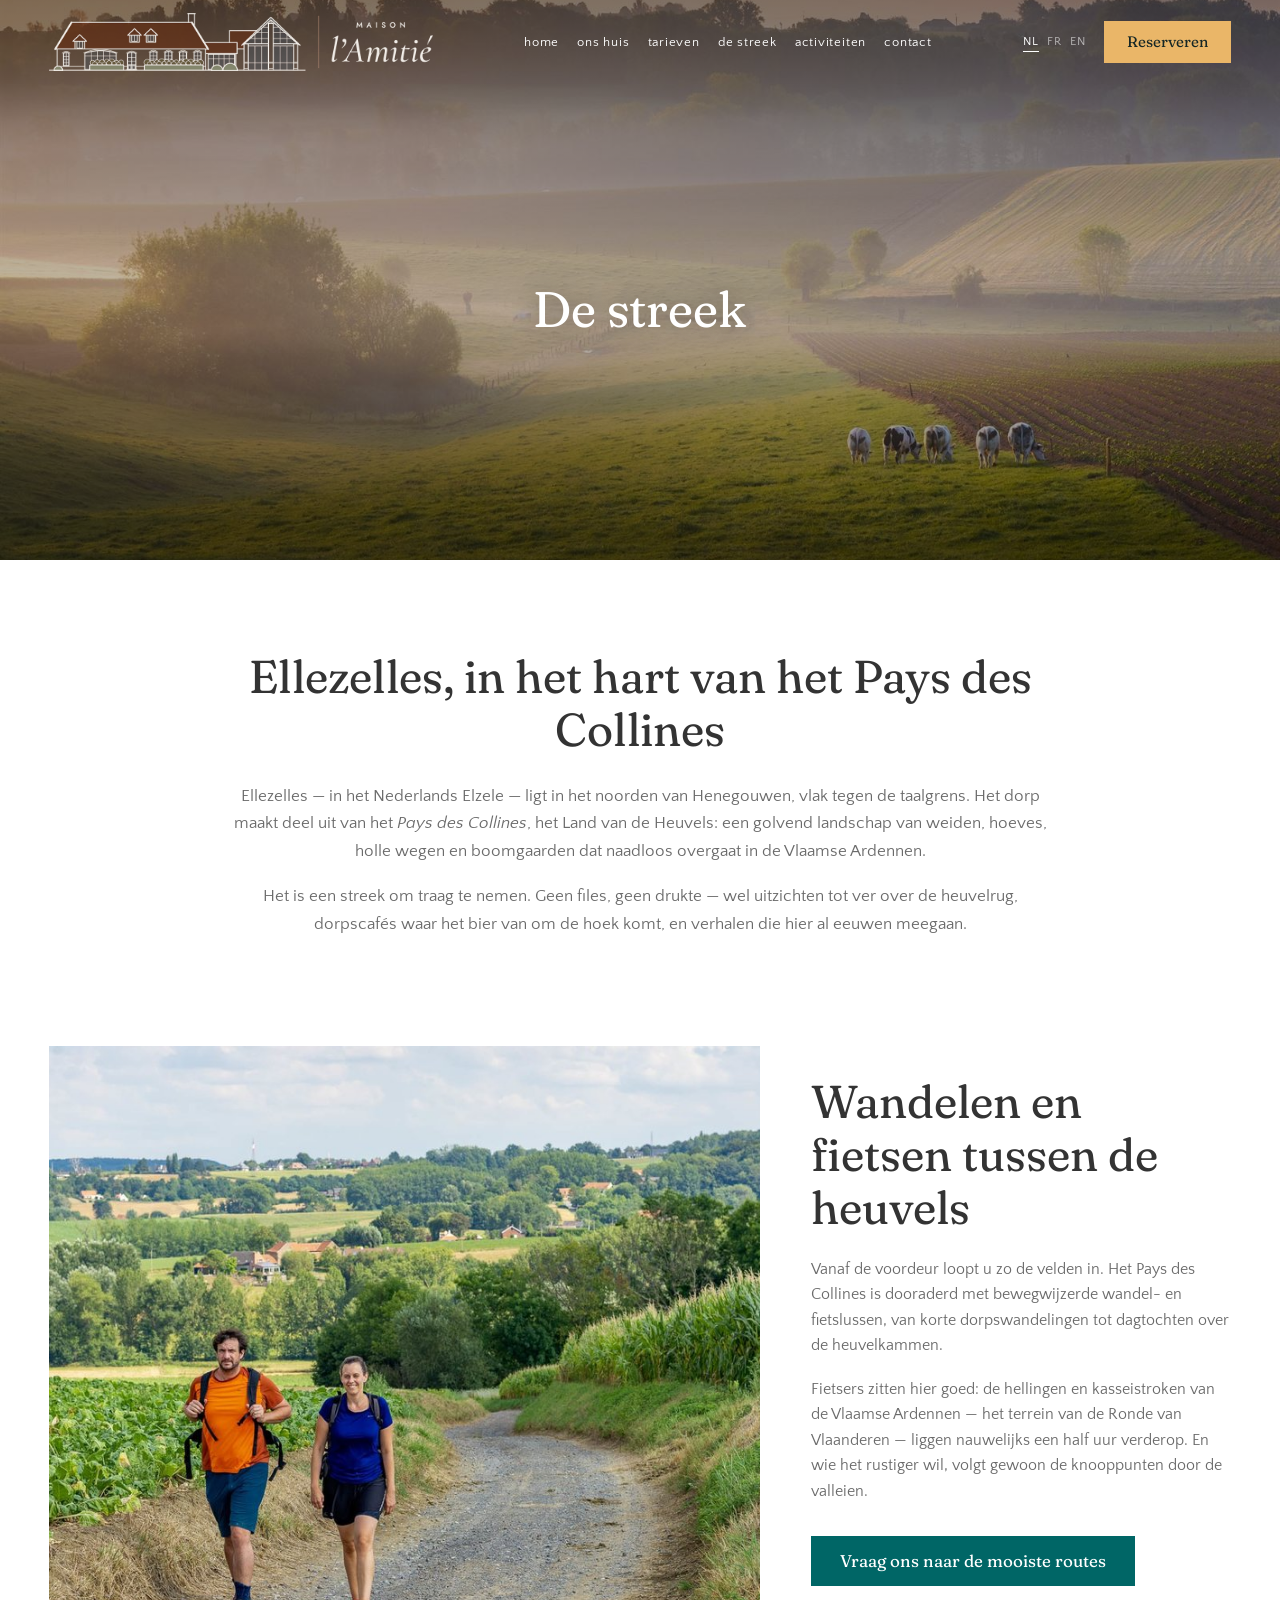
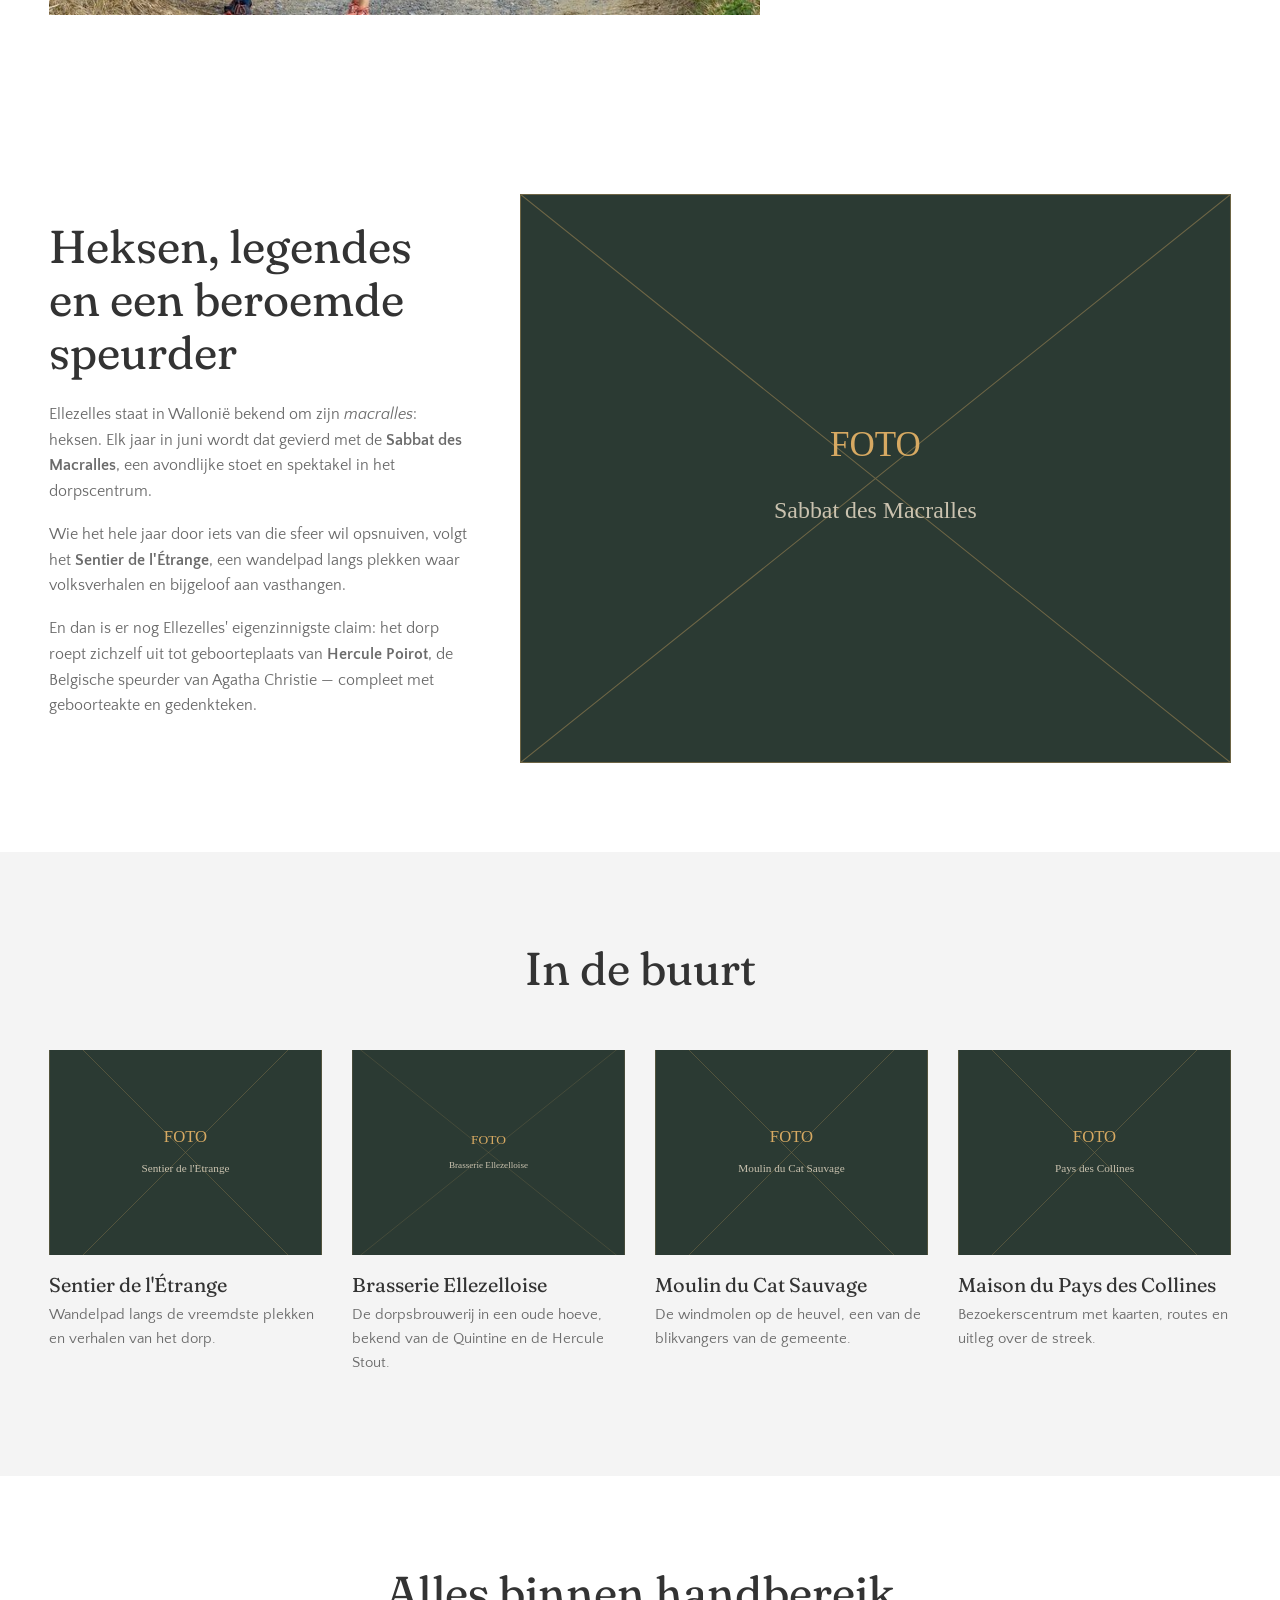
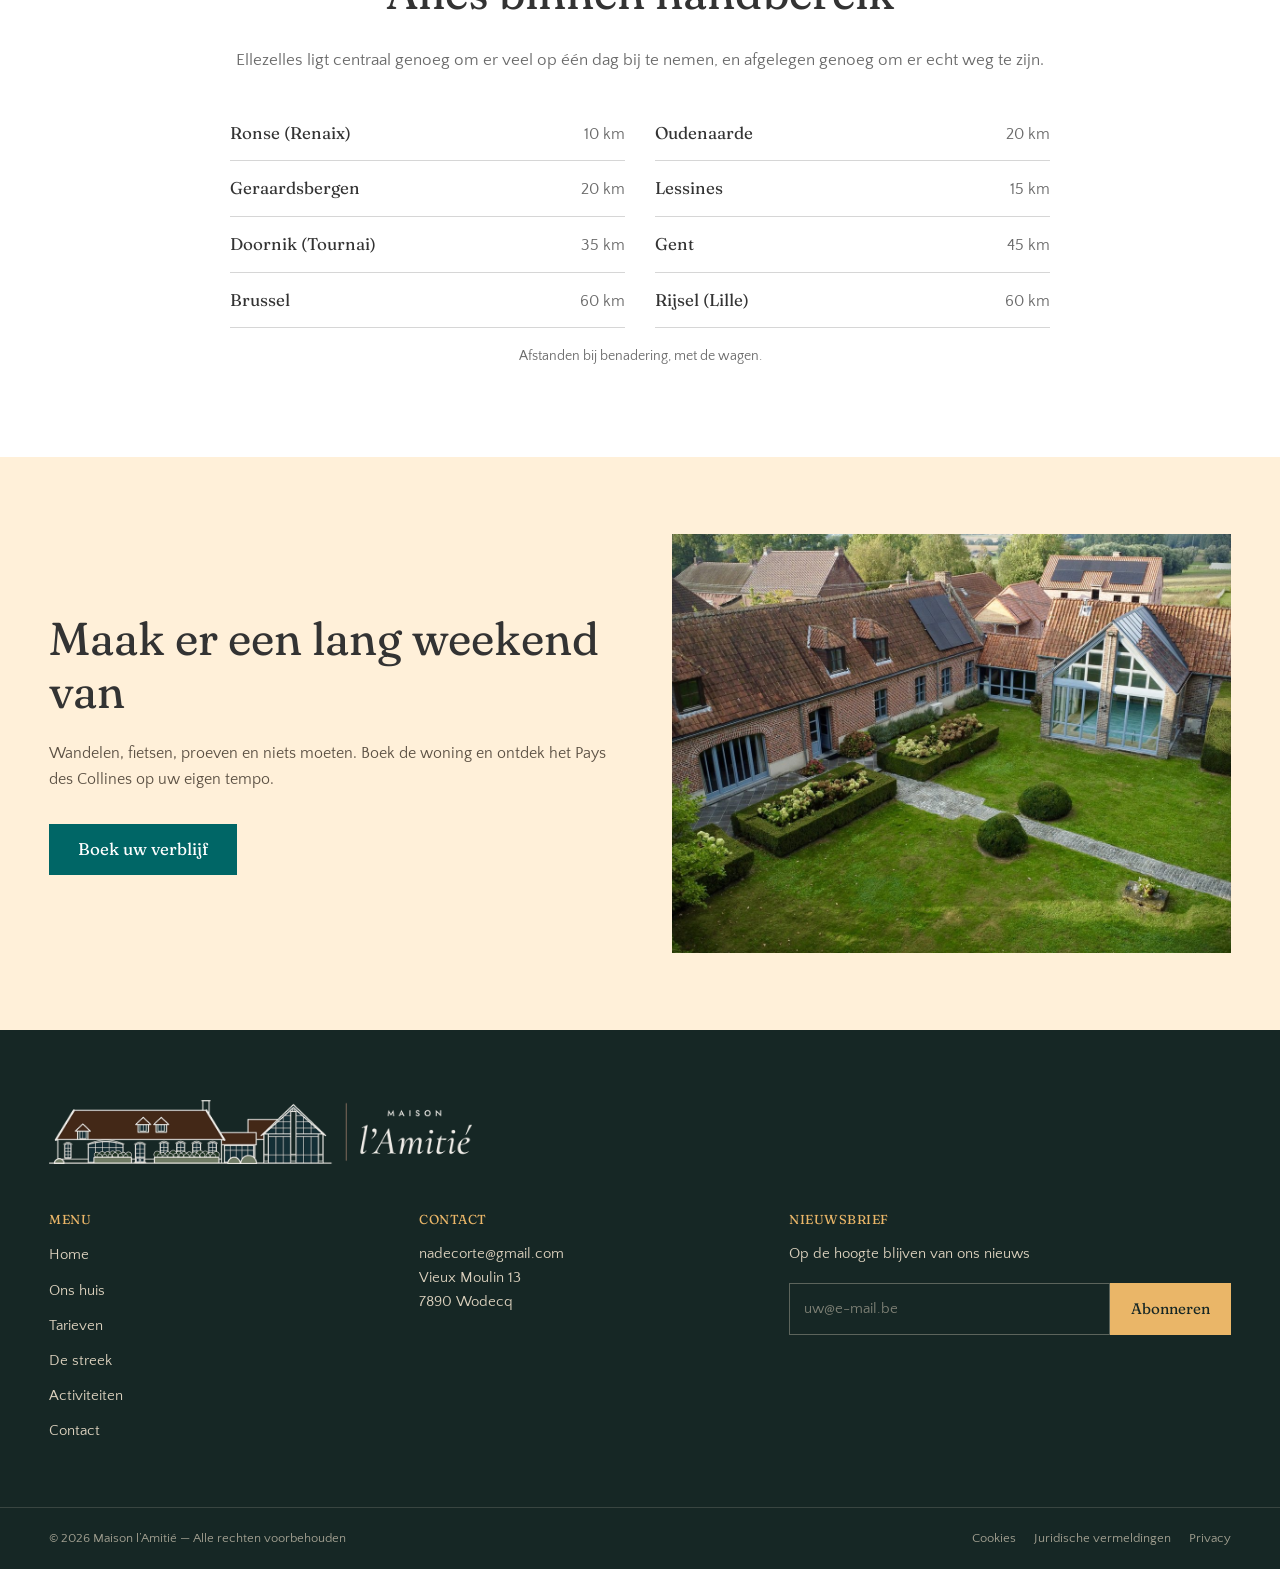
<file: de-streek.html>
<!DOCTYPE html>
<html lang="nl">
<head>
<meta charset="utf-8">
<meta name="viewport" content="width=device-width, initial-scale=1">
<title>De streek — Ellezelles en het Pays des Collines</title>
<meta name="description" content="Ellezelles en het Pays des Collines: glooiende heuvels, holle wegen, heksenlegendes, een eigen brouwerij en de Vlaamse Ardennen om de hoek. Ontdek wat er te doen is rond onze vakantiewoning.">

<link rel="preconnect" href="https://fonts.googleapis.com">
<link rel="preconnect" href="https://fonts.gstatic.com" crossorigin>
<!-- LETTERTYPE KOPPEN — zie css/style.css, blok 1b. -->
<link href="https://fonts.googleapis.com/css2?family=Fraunces:SOFT,WONK,opsz,wght@0..100,0..1,9..144,300..500&family=Quattrocento+Sans:wght@400;700&display=swap" rel="stylesheet">
<link rel="icon" type="image/png" sizes="32x32" href="images/logo/favicon-32.png">
<link rel="apple-touch-icon" href="images/logo/favicon-180.png">
<link rel="stylesheet" href="css/style.css?v=47">
</head>
<body>

<a class="skip-link" href="#main">Naar de inhoud</a>

<!-- ============ HEADER ============ -->
<header class="header" id="header">
  <div class="header__inner">

    <!-- logo: licht boven de foto, donker zodra de header wit wordt -->
    <a class="logo" href="index.html">
      <img class="logo__img logo__img--licht" src="images/logo/logo-licht.png" width="992" height="150" alt="Maison l’Amitié">
      <img class="logo__img logo__img--donker" src="images/logo/logo-donker.png" width="785" height="150" alt="" aria-hidden="true">
    </a>

    <nav class="nav" id="nav" aria-label="Hoofdnavigatie">
      <ul class="nav__list">
        <li><a href="index.html">Home</a></li>
        <li><a href="over-ons.html">Ons huis</a></li>
        <li><a href="tarieven.html">Tarieven</a></li>
        <li><a href="de-streek.html" aria-current="page">De streek</a></li>
        <li><a href="activiteiten.html">Activiteiten</a></li>
        <li><a href="contact.html">Contact</a></li>
        <li class="nav__cta"><a href="reserveren.html#beschikbaarheid">Reserveren</a></li>
      </ul>
    </nav>

    <div class="header__actions">
      <div class="lang" aria-label="Taal">
        <a class="is-active" href="#">NL</a>
        <a href="#">FR</a>
        <a href="#">EN</a>
      </div>
      <a class="btn btn--gold" href="reserveren.html#beschikbaarheid">Reserveren</a>
      <button class="burger" id="burger" aria-expanded="false" aria-controls="nav" aria-label="Navigatie wisselen">
        <span></span><span></span><span></span>
      </button>
    </div>

  </div>
</header>


<main id="main">

  <!-- ============ 1. PAGINAHERO ============ -->
  <section class="pagehero">
    <img class="pagehero__img pagehero__img--laag" src="images/streek/bezienswaardigheden-vlaamse-ardennen_358_xl.jpg" alt="Glooiende weiden met grazende koeien in de ochtendmist">
    <div class="pagehero__overlay"></div>
    <div class="pagehero__content">
      <h1>De streek</h1>
    </div>
  </section>

  <!-- ============ 2. INTRO ============ -->
  <section class="section">
    <div class="container">
      <div class="prose">
        <h2>Ellezelles, in het hart van het Pays des Collines</h2>
        <p>Ellezelles &mdash; in het Nederlands Elzele &mdash; ligt in het noorden van
           Henegouwen, vlak tegen de taalgrens. Het dorp maakt deel uit van het
           <em>Pays des Collines</em>, het Land van de Heuvels: een golvend landschap
           van weiden, hoeves, holle wegen en boomgaarden dat naadloos overgaat in
           de Vlaamse Ardennen.</p>
        <p>Het is een streek om traag te nemen. Geen files, geen drukte &mdash; wel
           uitzichten tot ver over de heuvelrug, dorpscafés waar het bier van
           om de hoek komt, en verhalen die hier al eeuwen meegaan.</p>
      </div>
    </div>
  </section>

  <!-- ============ 3. WANDELEN EN FIETSEN ============ -->
  <section class="section section--tight split">
    <div class="container">
      <div class="split__grid">
        <div class="split__media">
          <img loading="lazy" decoding="async" src="images/streek/600_1432-Edit_0.jpg"
               alt="Twee wandelaars op een veldweg tussen de akkers, met de heuvels op de achtergrond">
        </div>
        <div class="split__body">
          <h2>Wandelen en fietsen tussen de heuvels</h2>
          <p>Vanaf de voordeur loopt u zo de velden in. Het Pays des Collines is
             dooraderd met bewegwijzerde wandel- en fietslussen, van korte
             dorpswandelingen tot dagtochten over de heuvelkammen.</p>
          <p>Fietsers zitten hier goed: de hellingen en kasseistroken van de
             Vlaamse Ardennen &mdash; het terrein van de Ronde van Vlaanderen &mdash;
             liggen nauwelijks een half uur verderop. En wie het rustiger wil,
             volgt gewoon de knooppunten door de valleien.</p>
          <a class="btn btn--teal" href="contact.html">Vraag ons naar de mooiste routes</a>
        </div>
      </div>
    </div>
  </section>

  <!-- ============ 4. LEGENDES EN MACRALLEN ============ -->
  <section class="section split split--reverse">
    <div class="container">
      <div class="split__grid">
        <div class="split__media">
          <img loading="lazy" decoding="async" src="images/streek/macralles.svg"
               alt="Plaats hier een foto van de Sabbat des Macralles">
        </div>
        <div class="split__body">
          <h2>Heksen, legendes en een beroemde speurder</h2>
          <p>Ellezelles staat in Wallonië bekend om zijn <em>macralles</em>:
             heksen. Elk jaar in juni wordt dat gevierd met de
             <strong>Sabbat des Macralles</strong>, een avondlijke stoet en
             spektakel in het dorpscentrum.</p>
          <p>Wie het hele jaar door iets van die sfeer wil opsnuiven, volgt het
             <strong>Sentier de l'Étrange</strong>, een wandelpad langs plekken
             waar volksverhalen en bijgeloof aan vasthangen.</p>
          <p>En dan is er nog Ellezelles' eigenzinnigste claim: het dorp roept
             zichzelf uit tot geboorteplaats van <strong>Hercule Poirot</strong>,
             de Belgische speurder van Agatha Christie &mdash; compleet met
             geboorteakte en gedenkteken.</p>
        </div>
      </div>
    </div>
  </section>

  <!-- ============ 5. IN DE BUURT (4 kaarten) ============ -->
  <section class="section section--grey">
    <div class="container">
      <h2 class="section__title">In de buurt</h2>
      <div class="grid-4">

        <article class="card">
          <div class="card__media">
            <img loading="lazy" decoding="async" src="images/streek/sentier.svg"
                 alt="Plaats hier een foto van het Sentier de l'Étrange">
          </div>
          <h3 class="card__title">Sentier de l'Étrange</h3>
          <p class="card__text">Wandelpad langs de vreemdste plekken en verhalen
             van het dorp.</p>
        </article>

        <article class="card">
          <div class="card__media">
            <img loading="lazy" decoding="async" src="images/streek/brouwerij.svg"
                 alt="Plaats hier een foto van de Brasserie Ellezelloise">
          </div>
          <h3 class="card__title">Brasserie Ellezelloise</h3>
          <p class="card__text">De dorpsbrouwerij in een oude hoeve, bekend van de
             Quintine en de Hercule Stout.</p>
        </article>

        <article class="card">
          <div class="card__media">
            <img loading="lazy" decoding="async" src="images/streek/molen.svg"
                 alt="Plaats hier een foto van de Moulin du Cat Sauvage">
          </div>
          <h3 class="card__title">Moulin du Cat Sauvage</h3>
          <p class="card__text">De windmolen op de heuvel, een van de blikvangers
             van de gemeente.</p>
        </article>

        <article class="card">
          <div class="card__media">
            <img loading="lazy" decoding="async" src="images/streek/collines.svg"
                 alt="Plaats hier een foto van de Maison du Pays des Collines">
          </div>
          <h3 class="card__title">Maison du Pays des Collines</h3>
          <p class="card__text">Bezoekerscentrum met kaarten, routes en uitleg over
             de streek.</p>
        </article>

      </div>
    </div>
  </section>

  <!-- ============ 6. AFSTANDEN ============ -->
  <section class="section">
    <div class="container">
      <div class="prose">
        <h2>Alles binnen handbereik</h2>
        <p>Ellezelles ligt centraal genoeg om er veel op één dag bij te nemen,
           en afgelegen genoeg om er echt weg te zijn.</p>
      </div>

      <ul class="afstanden">
        <li><span>Ronse (Renaix)</span><span>10 km</span></li>
        <li><span>Oudenaarde</span><span>20 km</span></li>
        <li><span>Geraardsbergen</span><span>20 km</span></li>
        <li><span>Lessines</span><span>15 km</span></li>
        <li><span>Doornik (Tournai)</span><span>35 km</span></li>
        <li><span>Gent</span><span>45 km</span></li>
        <li><span>Brussel</span><span>60 km</span></li>
        <li><span>Rijsel (Lille)</span><span>60 km</span></li>
      </ul>

      <p class="afstanden__nota">Afstanden bij benadering, met de wagen.</p>
    </div>
  </section>

  <!-- ============ 7. SLOT-CTA ============ -->
  <section class="cta">
    <div class="container cta__grid">
      <div class="cta__body">
        <h2>Maak er een lang weekend van</h2>
        <p>Wandelen, fietsen, proeven en niets moeten. Boek de woning en ontdek
           het Pays des Collines op uw eigen tempo.</p>
        <a class="btn btn--teal" href="reserveren.html#beschikbaarheid">Boek uw verblijf</a>
      </div>
      <div class="cta__media">
        <img loading="lazy" decoding="async" src="images/foto/breed-cta.jpg"
             alt="Het huis en de tuin vanuit de lucht">
      </div>
    </div>
  </section>

</main>

<!-- ============ FOOTER ============ -->
<footer class="footer">
  <div class="container footer__merk">
    <img src="images/logo/logo-licht.png" width="992" height="150" alt="Maison l’Amitié" loading="lazy" decoding="async">
  </div>
  <div class="container footer__grid">

    <nav class="footer__col">
      <h4>Menu</h4>
      <ul>
        <li><a href="index.html">Home</a></li>
        <li><a href="over-ons.html">Ons huis</a></li>
        <li><a href="tarieven.html">Tarieven</a></li>
        <li><a href="de-streek.html" aria-current="page">De streek</a></li>
        <li><a href="activiteiten.html">Activiteiten</a></li>
        <li><a href="contact.html">Contact</a></li>
        <li class="nav__cta"><a href="reserveren.html#beschikbaarheid">Reserveren</a></li>
      </ul>
    </nav>

    <div class="footer__col">
      <h4>Contact</h4>
      <p>
        <a href="mailto:nadecorte@gmail.com">nadecorte@gmail.com</a><br>
        Vieux Moulin 13<br>
        7890 Wodecq
      </p>
    </div>

    <div class="footer__col footer__col--news">
      <h4>Nieuwsbrief</h4>
      <p>Op de hoogte blijven van ons nieuws</p>
      <form class="news-form" onsubmit="return false">
        <label class="sr-only" for="nieuwsbriefmail">E-mailadres</label>
        <input id="nieuwsbriefmail" type="email" placeholder="uw@e-mail.be" required>
        <button class="btn btn--gold" type="submit">Abonneren</button>
      </form>
    </div>

  </div>

  <div class="footer__bar">
    <div class="container footer__bar-inner">
      <span>&copy; <span id="year"></span> Maison l’Amitié &mdash; Alle rechten voorbehouden</span>
      <span class="footer__legal">
        <a href="#">Cookies</a>
        <a href="#">Juridische vermeldingen</a>
        <a href="#">Privacy</a>
      </span>
    </div>
  </div>
</footer>

<script src="js/main.js?v=31"></script>
</body>
</html>
</file>
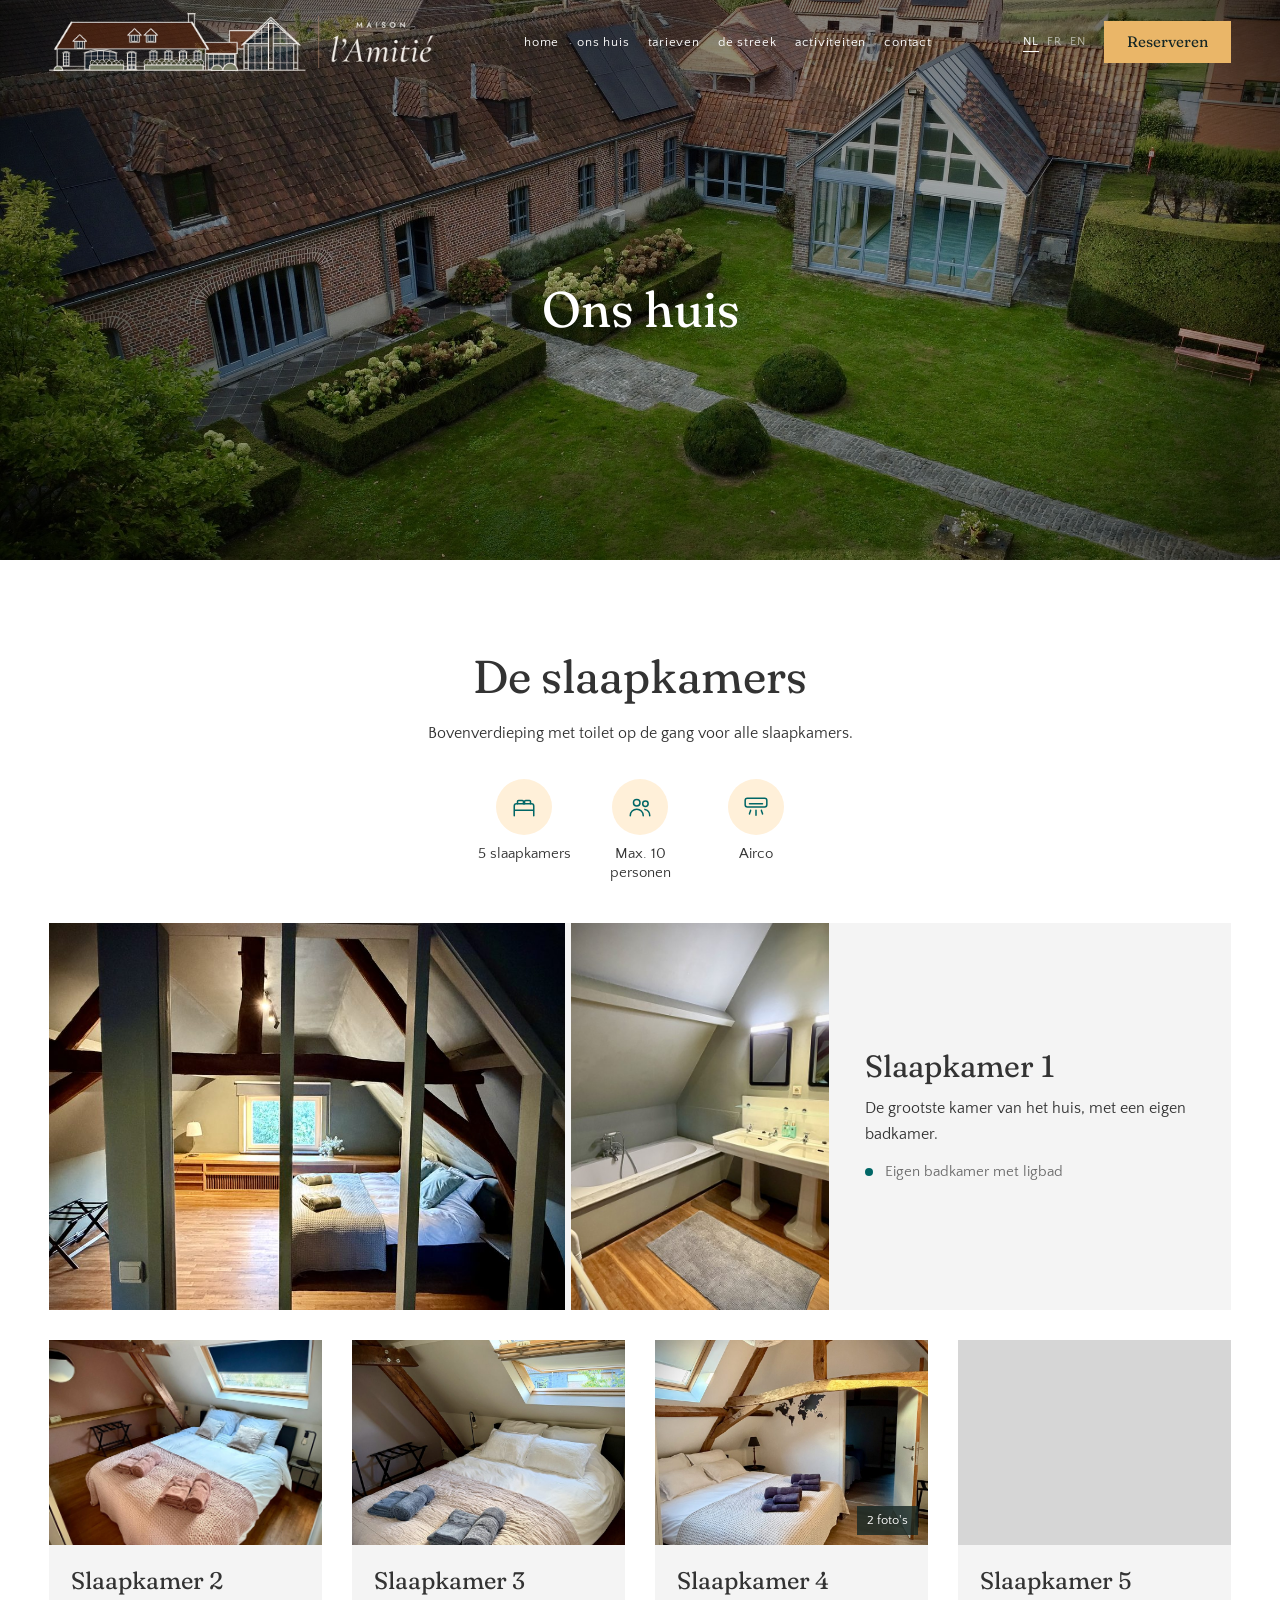
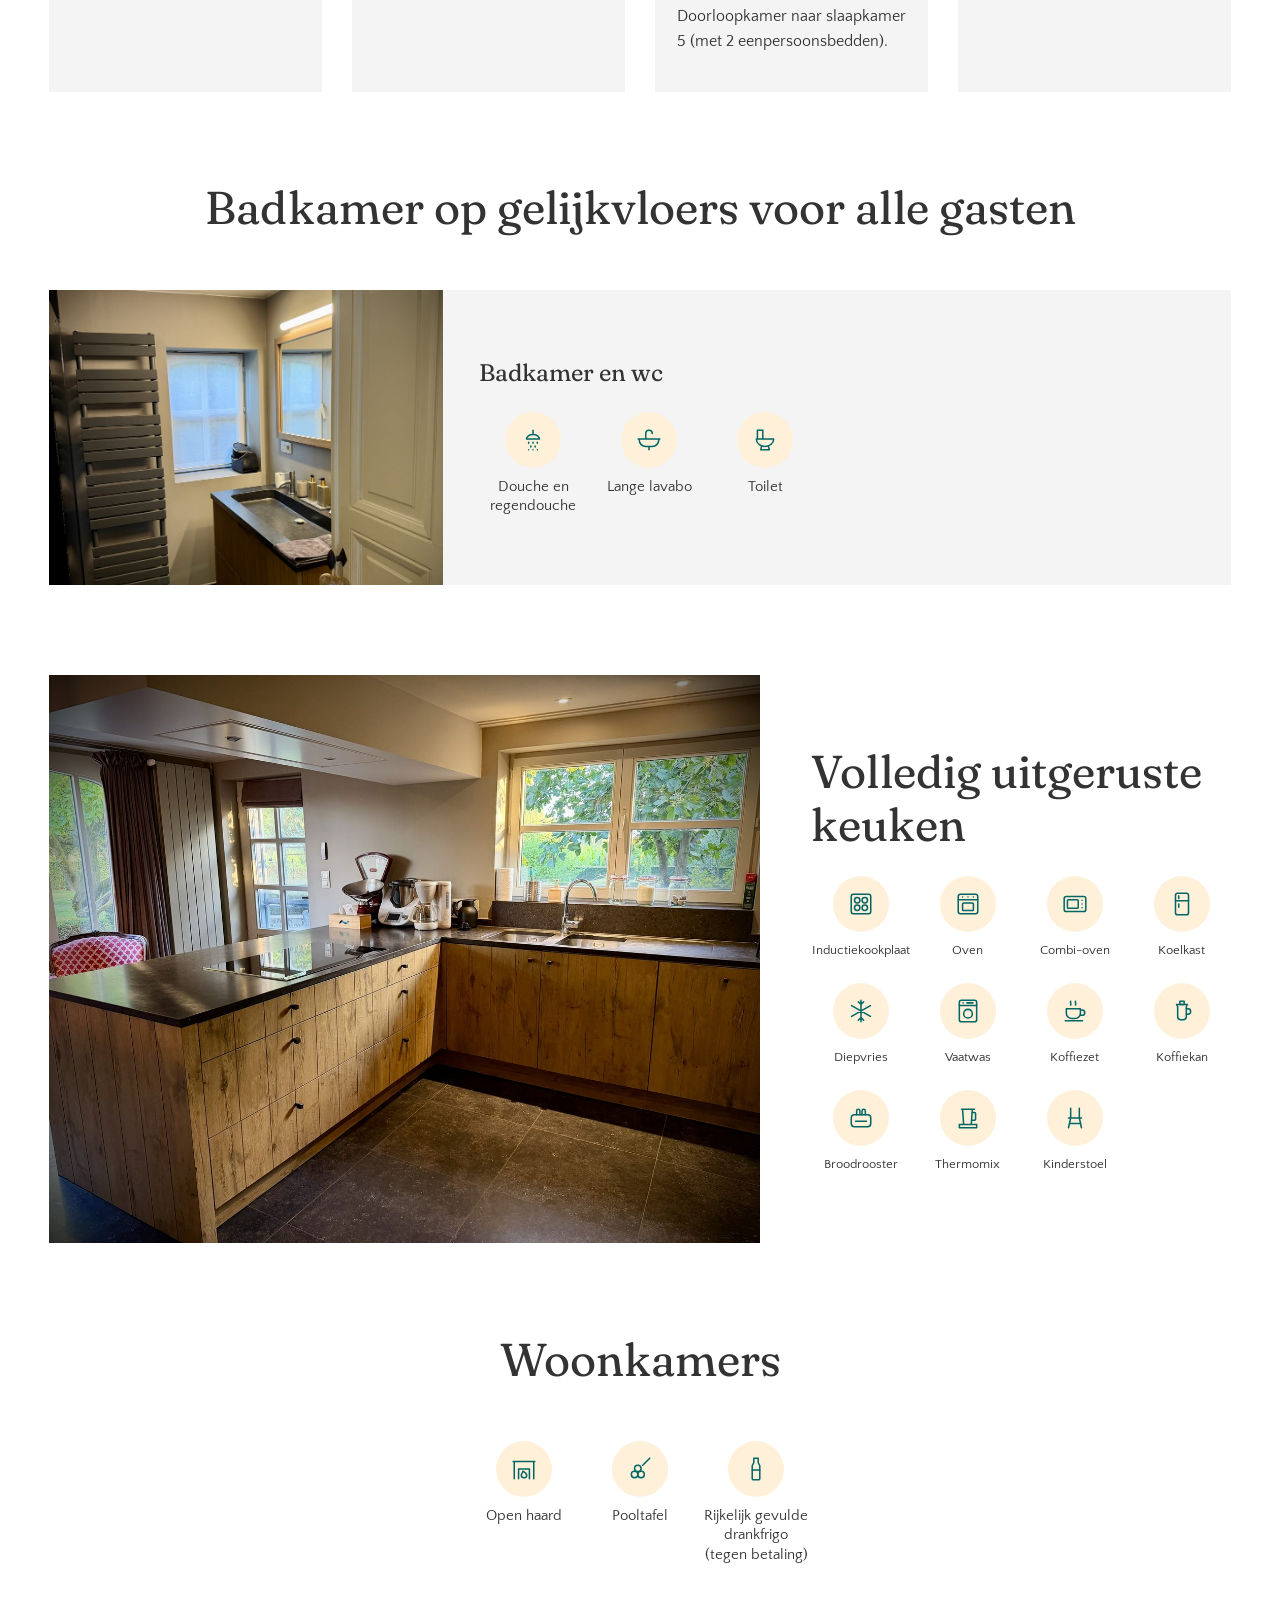
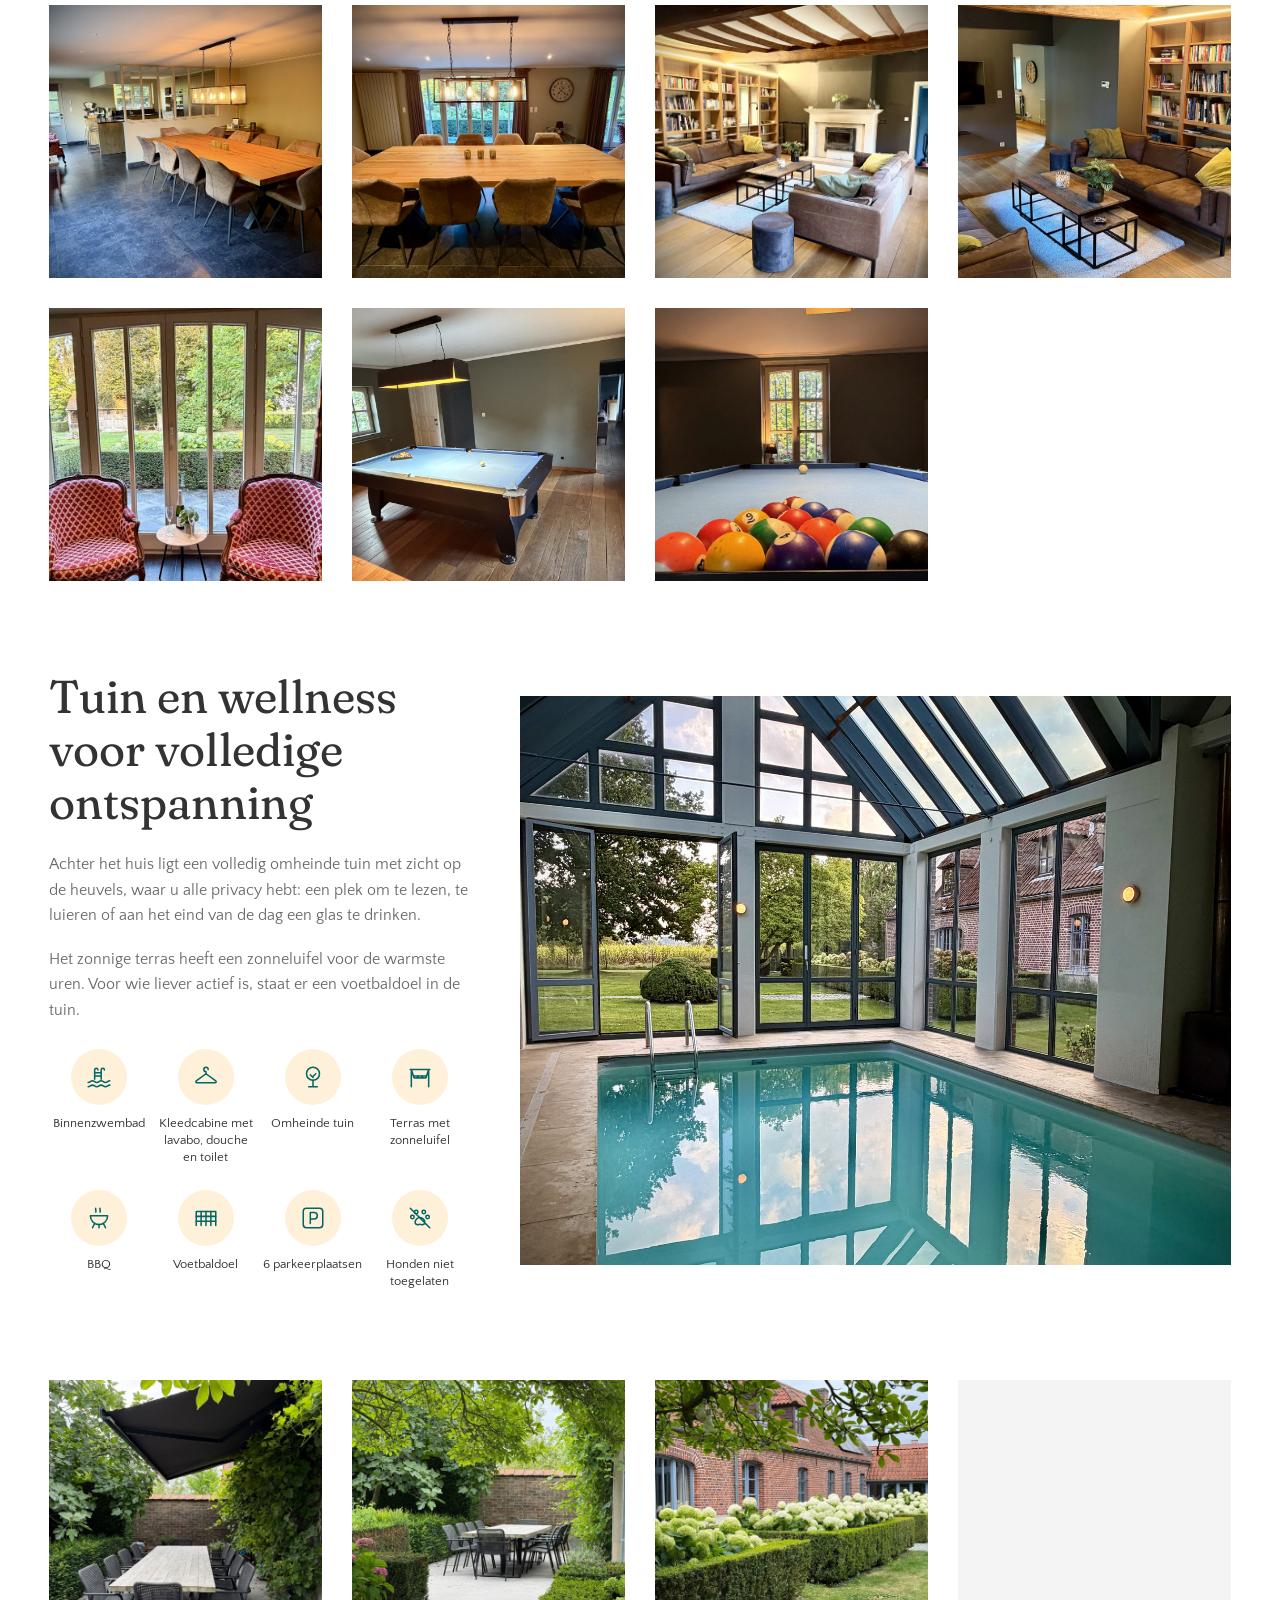
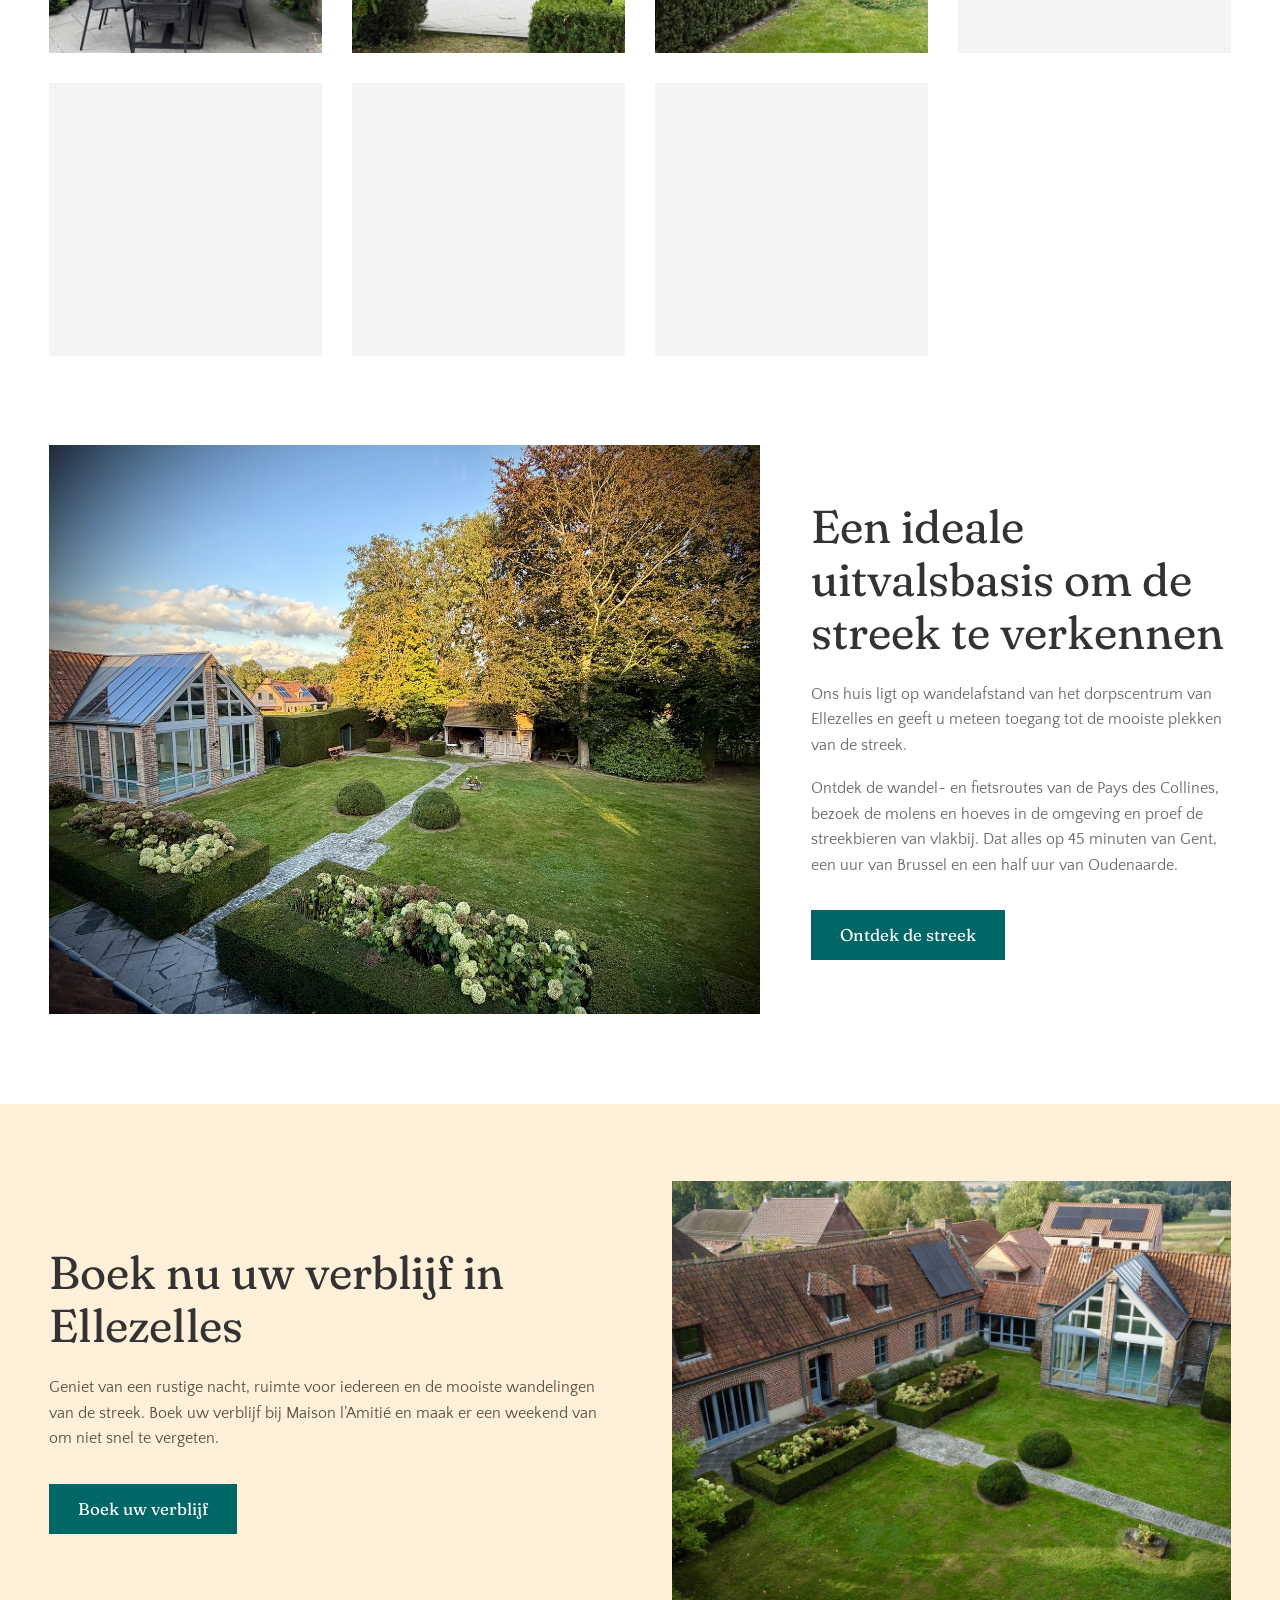
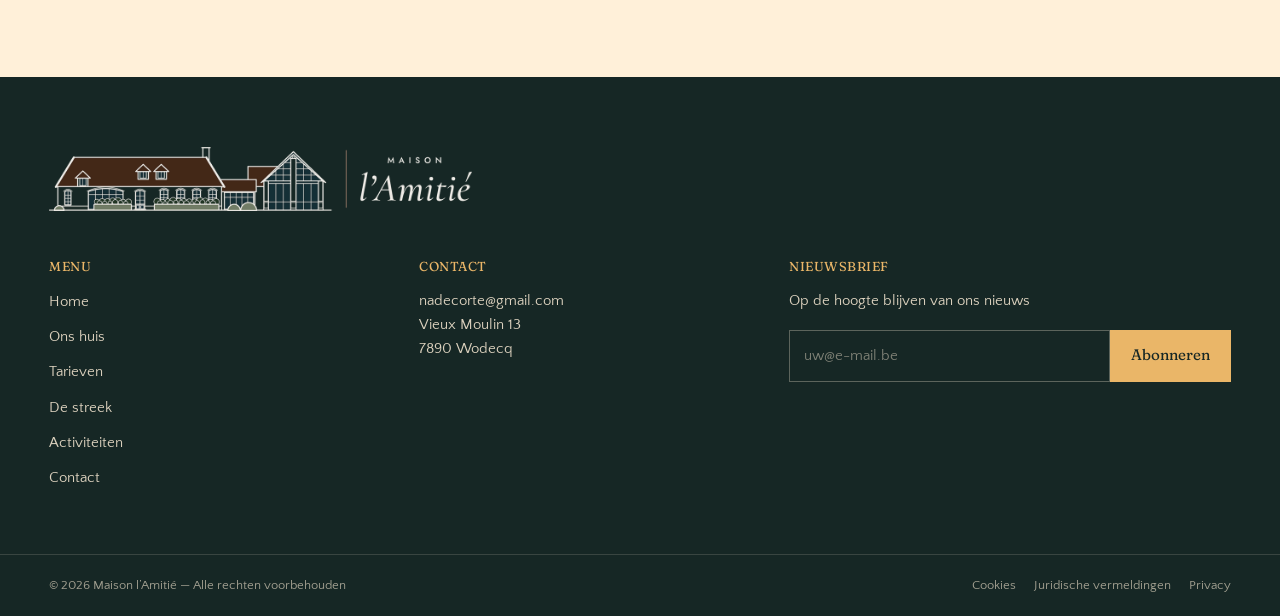
<file: over-ons.html>
<!DOCTYPE html>
<html lang="nl">
<head>
<meta charset="utf-8">
<meta name="viewport" content="width=device-width, initial-scale=1">
<title>Ons huis — Maison l’Amitié in Ellezelles</title>
<meta name="description" content="Maak kennis met Maison l’Amitié: een vakantiehuis in het hart van de Pays des Collines, met rustige kamers, ruime woonkamers en de mooiste wandelingen van de streek voor de deur.">

<link rel="preconnect" href="https://fonts.googleapis.com">
<link rel="preconnect" href="https://fonts.gstatic.com" crossorigin>
<!-- LETTERTYPE KOPPEN — zie css/style.css, blok 1b. -->
<link href="https://fonts.googleapis.com/css2?family=Fraunces:SOFT,WONK,opsz,wght@0..100,0..1,9..144,300..500&family=Quattrocento+Sans:wght@400;700&display=swap" rel="stylesheet">
<link rel="icon" type="image/png" sizes="32x32" href="images/logo/favicon-32.png">
<link rel="apple-touch-icon" href="images/logo/favicon-180.png">
<link rel="stylesheet" href="css/style.css?v=47">
</head>
<body>

<a class="skip-link" href="#main">Naar de inhoud</a>

<!-- ============ HEADER ============ -->
<header class="header" id="header">
  <div class="header__inner">

    <!-- logo: licht boven de foto, donker zodra de header wit wordt -->
    <a class="logo" href="index.html">
      <img class="logo__img logo__img--licht" src="images/logo/logo-licht.png" width="992" height="150" alt="Maison l’Amitié">
      <img class="logo__img logo__img--donker" src="images/logo/logo-donker.png" width="785" height="150" alt="" aria-hidden="true">
    </a>

    <nav class="nav" id="nav" aria-label="Hoofdnavigatie">
      <ul class="nav__list">
        <li><a href="index.html">Home</a></li>
        <li><a href="over-ons.html" aria-current="page">Ons huis</a></li>
        <li><a href="tarieven.html">Tarieven</a></li>
        <li><a href="de-streek.html">De streek</a></li>
        <li><a href="activiteiten.html">Activiteiten</a></li>
        <li><a href="contact.html">Contact</a></li>
        <li class="nav__cta"><a href="reserveren.html#beschikbaarheid">Reserveren</a></li>
      </ul>
    </nav>

    <div class="header__actions">
      <div class="lang" aria-label="Taal">
        <a class="is-active" href="#">NL</a>
        <a href="#">FR</a>
        <a href="#">EN</a>
      </div>
      <a class="btn btn--gold" href="reserveren.html#beschikbaarheid">Reserveren</a>
      <button class="burger" id="burger" aria-expanded="false" aria-controls="nav" aria-label="Navigatie wisselen">
        <span></span><span></span><span></span>
      </button>
    </div>

  </div>
</header>


<main id="main">

  <!-- ============ 1. PAGINAHERO ============ -->
  <section class="pagehero">
    <img class="pagehero__img" src="images/foto/hero-luchtfoto-2.jpg" alt="Het huis met tuin en zwembadgebouw vanuit de lucht">
    <div class="pagehero__overlay"></div>
    <div class="pagehero__content">
      <h1>Ons huis</h1>
    </div>
  </section>

  <!-- ============ 2. DE SLAAPKAMERS, KAMER PER KAMER ============ -->
  <!-- ================================================================
       NAKIJKEN: welke foto bij welke kamer hoort is een voorstel.
       Een foto verplaatsen = de hele <a>-regel naar een andere kamer
       knippen. Klik op een foto opent hem groot (js/main.js blok 7);
       extra foto's van een kamer staan als verborgen <a hidden>-regel
       en verschijnen dan in dezelfde reeks.
       ================================================================ -->
  <section class="section kamers" id="slaapkamers">
    <div class="container">
      <h2 class="section__title">De slaapkamers</h2>
      <p class="kamers__intro">Bovenverdieping met toilet op de gang voor alle slaapkamers.</p>
      <ul class="voorzieningen__lijst">
        <li class="voorziening">
          <span class="kenmerk__icoon" aria-hidden="true">
            <svg viewBox="0 0 24 24"><path d="M3 18v-7a2 2 0 0 1 2-2h14a2 2 0 0 1 2 2v7M3 15h18M3 18v2M21 18v2"/><path d="M6 9V7a1 1 0 0 1 1-1h3.5a1 1 0 0 1 1 1v2M12.5 9V7a1 1 0 0 1 1-1H17a1 1 0 0 1 1 1v2"/></svg>
          </span>
          <span class="voorziening__naam">5 slaapkamers</span>
        </li>
        <li class="voorziening">
          <span class="kenmerk__icoon" aria-hidden="true">
            <svg viewBox="0 0 24 24"><circle cx="9" cy="8" r="3"/><path d="M3 20c0-3.3 2.7-6 6-6s6 2.7 6 6"/><circle cx="17" cy="9" r="2.5"/><path d="M16.5 14.2c2.6.3 4.5 2.8 4.5 5.8"/></svg>
          </span>
          <span class="voorziening__naam">Max. 10 personen</span>
        </li>
        <li class="voorziening">
          <span class="kenmerk__icoon" aria-hidden="true">
            <svg viewBox="0 0 24 24"><rect x="2" y="4" width="20" height="8" rx="2"/><path d="M6 9h12M7 15c0 1.5-1 2-1 3.5M12 15v4.5M17 15c0 1.5 1 2 1 3.5"/></svg>
          </span>
          <span class="voorziening__naam">Airco</span>
        </li>
      </ul>

      <div class="kamers__raster">

        <article class="kamer kamer--groot">
          <div class="kamer__fotos" data-galerij>
            <a href="images/foto/galerij-10.jpg"><img loading="lazy" decoding="async" src="images/foto/galerij-10.jpg" alt="Slaapkamer 1: ruime kamer onder de balken, achter een glazen wand"></a>
            <a href="images/foto/galerij-11.jpg"><img loading="lazy" decoding="async" src="images/foto/galerij-11.jpg" alt="Slaapkamer 1: eigen badkamer met ligbad"></a>
          </div>
          <div class="kamer__tekst">
            <h3 class="kamer__naam">Slaapkamer 1</h3>
            <p>De grootste kamer van het huis, met een eigen badkamer.</p>
            <ul class="kamer__lijst">
              <li>Eigen badkamer met ligbad</li>
            </ul>
          </div>
        </article>

        <article class="kamer">
          <div class="kamer__fotos" data-galerij>
            <a href="images/foto/galerij-13.jpg"><img loading="lazy" decoding="async" src="images/foto/galerij-13.jpg" alt="Slaapkamer 2: tweepersoonsbed onder een dakraam, met roze muur"></a>
          </div>
          <div class="kamer__tekst">
            <h3 class="kamer__naam">Slaapkamer 2</h3>
          </div>
        </article>

        <article class="kamer">
          <div class="kamer__fotos" data-galerij>
            <a href="images/foto/galerij-06.jpg"><img loading="lazy" decoding="async" src="images/foto/galerij-06.jpg" alt="Slaapkamer 3 met dakraam"></a>
          </div>
          <div class="kamer__tekst">
            <h3 class="kamer__naam">Slaapkamer 3</h3>
          </div>
        </article>

        <article class="kamer">
          <div class="kamer__fotos" data-galerij>
            <a href="images/foto/galerij-05.jpg"><img loading="lazy" decoding="async" src="images/foto/galerij-05.jpg" alt="Slaapkamer 4 met houten balken en wereldkaart, met de deur naar slaapkamer 5"></a>
            <a href="images/foto/galerij-09.jpg" hidden><img loading="lazy" decoding="async" src="images/foto/galerij-09.jpg" alt="Slaapkamer 4: wereldkaart aan de muur"></a>
            <span class="kamer__aantal" aria-hidden="true">2 foto's</span>
          </div>
          <div class="kamer__tekst">
            <h3 class="kamer__naam">Slaapkamer 4</h3>
            <p>Doorloopkamer naar slaapkamer 5 (met 2 eenpersoonsbedden).</p>
          </div>
        </article>

        <article class="kamer">
          <div class="kamer__fotos" data-galerij>
            <a href="images/foto/galerij-08.jpg"><img loading="lazy" decoding="async" src="images/foto/galerij-08.jpg" alt="Slaapkamer 5 met twee aparte bedden"></a>
          </div>
          <div class="kamer__tekst">
            <h3 class="kamer__naam">Slaapkamer 5</h3>
          </div>
        </article>

      </div>
    </div>
  </section>

  <!-- ============ 2b. GELIJKVLOERS ============ -->
  <section class="section section--tight" id="gelijkvloers">
    <div class="container">
      <h2 class="section__title">Badkamer op gelijkvloers voor alle gasten</h2>
      <div class="kamers__gedeeld">
        <div class="kamer__fotos" data-galerij>
          <a href="images/foto/galerij-12.jpg"><img loading="lazy" decoding="async" src="images/foto/galerij-12.jpg" alt="Badkamer met douche op het gelijkvloers"></a>
        </div>
        <div class="kamer__tekst">
          <h3 class="kamer__naam">Badkamer en wc</h3>
          <ul class="voorzieningen__lijst voorzieningen__lijst--links">
            <li class="voorziening">
              <span class="kenmerk__icoon" aria-hidden="true">
                <svg viewBox="0 0 24 24"><path d="M12 3v4M6 11a6 4 0 0 1 12 0z"/><path d="M8 14v1M12 14v1M16 14v1M10 17.5v1M14 17.5v1M8 21h.01M12 21h.01M16 21h.01"/></svg>
              </span>
              <span class="voorziening__naam">Douche en regendouche</span>
            </li>
            <li class="voorziening">
              <span class="kenmerk__icoon" aria-hidden="true">
                <svg viewBox="0 0 24 24"><path d="M2 11h20M3 11v1a6 6 0 0 0 6 6h6a6 6 0 0 0 6-6v-1M12 18v3M9 11V6a3 3 0 0 1 6 0"/></svg>
              </span>
              <span class="voorziening__naam">Lange lavabo</span>
            </li>
            <li class="voorziening">
              <span class="kenmerk__icoon" aria-hidden="true">
                <svg viewBox="0 0 24 24"><path d="M5 3h5v8H5zM4 11h16a8 7 0 0 1-8 7 8 7 0 0 1-8-7z"/><path d="M9 17.5 8 21h8l-1-3.5"/></svg>
              </span>
              <span class="voorziening__naam">Toilet</span>
            </li>
          </ul>
        </div>
      </div>
    </div>
  </section>

  <!-- ============ 2c. KEUKEN (foto links, toestellen als icoontjes ernaast) ============ -->
  <section class="section section--tight split split--titel-boven" id="keuken">
    <div class="container">
      <div class="split__grid">
        <div class="split__media">
          <img loading="lazy" decoding="async" src="images/foto/blok-keuken.jpg" alt="De volledig uitgeruste keuken met houten kasten en zicht op de tuin">
        </div>
        <div class="split__body">
          <h2>Volledig uitgeruste keuken</h2>
          <ul class="voorzieningen__lijst voorzieningen__lijst--links">
            <li class="voorziening">
              <span class="kenmerk__icoon" aria-hidden="true">
                <svg viewBox="0 0 24 24"><rect x="3" y="3" width="18" height="18" rx="2"/><circle cx="8.5" cy="8.5" r="2.5"/><circle cx="15.5" cy="8.5" r="2.5"/><circle cx="8.5" cy="15.5" r="2.5"/><circle cx="15.5" cy="15.5" r="2.5"/></svg>
              </span>
              <span class="voorziening__naam">Inductiekookplaat</span>
            </li>
            <li class="voorziening">
              <span class="kenmerk__icoon" aria-hidden="true">
                <svg viewBox="0 0 24 24"><rect x="3" y="3" width="18" height="18" rx="2"/><path d="M3 8h18"/><rect x="7" y="11" width="10" height="7" rx="1"/><path d="M7 5.5h.01M12 5.5h.01M17 5.5h.01"/></svg>
              </span>
              <span class="voorziening__naam">Oven</span>
            </li>
            <li class="voorziening">
              <span class="kenmerk__icoon" aria-hidden="true">
                <svg viewBox="0 0 24 24"><rect x="2" y="5" width="20" height="14" rx="2"/><rect x="5" y="8" width="10" height="8" rx="1"/><path d="M18.5 8.5h.01M18.5 12h.01M18.5 15.5h.01"/></svg>
              </span>
              <span class="voorziening__naam">Combi-oven</span>
            </li>
            <li class="voorziening">
              <span class="kenmerk__icoon" aria-hidden="true">
                <svg viewBox="0 0 24 24"><rect x="6" y="2" width="12" height="20" rx="2"/><path d="M6 9h12M9 4.5v2.5M9 12v3"/></svg>
              </span>
              <span class="voorziening__naam">Koelkast</span>
            </li>
            <li class="voorziening">
              <span class="kenmerk__icoon" aria-hidden="true">
                <svg viewBox="0 0 24 24"><path d="M12 2v20M3.3 7l17.4 10M3.3 17l17.4-10M9.5 3.5 12 6l2.5-2.5M9.5 20.5 12 18l2.5 2.5"/></svg>
              </span>
              <span class="voorziening__naam">Diepvries</span>
            </li>
            <li class="voorziening">
              <span class="kenmerk__icoon" aria-hidden="true">
                <svg viewBox="0 0 24 24"><rect x="4" y="2" width="16" height="20" rx="2"/><path d="M4 7h16M7.5 4.5h.01M11 4.5h5.5"/><circle cx="12" cy="14.5" r="4"/></svg>
              </span>
              <span class="voorziening__naam">Vaatwas</span>
            </li>
            <li class="voorziening">
              <span class="kenmerk__icoon" aria-hidden="true">
                <svg viewBox="0 0 24 24"><path d="M4 10h13v4a5 5 0 0 1-5 5H9a5 5 0 0 1-5-5z"/><path d="M17 11h1.5a2.5 2.5 0 0 1 0 5H17M3 21h16M8 3c-.8 1 .8 2 0 3.5M12.5 3c-.8 1 .8 2 0 3.5"/></svg>
              </span>
              <span class="voorziening__naam">Koffiezet</span>
            </li>
            <li class="voorziening">
              <span class="kenmerk__icoon" aria-hidden="true">
                <svg viewBox="0 0 24 24"><path d="M7 6h10l-1 2v9a3 3 0 0 1-3 3h-2a3 3 0 0 1-3-3V8z"/><path d="M16 10h1.5a2.5 2.5 0 0 1 0 5H16M10 3h4v3h-4z"/></svg>
              </span>
              <span class="voorziening__naam">Koffiekan</span>
            </li>
            <li class="voorziening">
              <span class="kenmerk__icoon" aria-hidden="true">
                <svg viewBox="0 0 24 24"><rect x="3" y="9" width="18" height="11" rx="3"/><path d="M8 9V5.5a1.5 1.5 0 0 1 3 0V9M13 9V5.5a1.5 1.5 0 0 1 3 0V9M7 15h10"/></svg>
              </span>
              <span class="voorziening__naam">Broodrooster</span>
            </li>
            <li class="voorziening">
              <span class="kenmerk__icoon" aria-hidden="true">
                <svg viewBox="0 0 24 24"><path d="M4 18h16v3H4zM6 4h12M7 4h9l-1 14H8z"/><path d="M16 7h2a1 1 0 0 1 1 1v5a1 1 0 0 1-1 1h-2.5"/></svg>
              </span>
              <span class="voorziening__naam">Thermomix</span>
            </li>
            <li class="voorziening">
              <span class="kenmerk__icoon" aria-hidden="true">
                <svg viewBox="0 0 24 24"><path d="M8 3v9h8V3M6 12h12M8 12l-2 9M16 12l2 9M7 17h10"/></svg>
              </span>
              <span class="voorziening__naam">Kinderstoel</span>
            </li>
          </ul>
        </div>
      </div>
    </div>
  </section>

  <!-- ============ 3. WOONKAMERS (woonkamers, pooltafel — 7 beelden) ============ -->
  <section class="section section--tight" id="woonkamers">
    <div class="container">
      <h2 class="section__title">Woonkamers</h2>
      <ul class="voorzieningen__lijst">
        <li class="voorziening">
          <span class="kenmerk__icoon" aria-hidden="true">
            <svg viewBox="0 0 24 24"><path d="M3 21V5h18v16M2 5h20M7 21v-9h10v9"/><path d="M12 20c-1.7 0-2.5-1.2-2.5-2.3 0-1.5 1.5-2.2 1.5-3.7 1.5.8 3.5 2.2 3.5 3.9 0 1.1-.8 2.1-2.5 2.1z"/></svg>
          </span>
          <span class="voorziening__naam">Open haard</span>
        </li>
        <li class="voorziening">
          <span class="kenmerk__icoon" aria-hidden="true">
            <svg viewBox="0 0 24 24"><circle cx="7" cy="17" r="3"/><circle cx="13" cy="17" r="3"/><circle cx="10" cy="11.5" r="3"/><path d="M14.5 8.5 21 2"/></svg>
          </span>
          <span class="voorziening__naam">Pooltafel</span>
        </li>
        <li class="voorziening">
          <span class="kenmerk__icoon" aria-hidden="true">
            <svg viewBox="0 0 24 24"><path d="M10 2h4v4l1.5 3v12a1 1 0 0 1-1 1h-5a1 1 0 0 1-1-1V9L10 6z"/><path d="M8.5 13h7"/></svg>
          </span>
          <span class="voorziening__naam">Rijkelijk gevulde drankfrigo (tegen betaling)</span>
        </li>
      </ul>
      <div class="gallery" data-galerij>
        <a href="images/foto/kaart-dine.jpg"><img loading="lazy" decoding="async" src="images/foto/kaart-dine.jpg" alt="Eettafel met de open keuken erachter"></a>
        <a href="images/foto/kaart-tafel.jpg"><img loading="lazy" decoding="async" src="images/foto/kaart-tafel.jpg" alt="De lange eettafel voor het hele gezelschap"></a>
        <a href="images/foto/blok-woonkamer.jpg"><img loading="lazy" decoding="async" src="images/foto/blok-woonkamer.jpg" alt="Woonkamer met boekenkast en open haard"></a>
        <a href="images/foto/tegel-woonkamers.jpg"><img loading="lazy" decoding="async" src="images/foto/tegel-woonkamers.jpg" alt="Zithoek met ruime zetels en salontafel"></a>
        <a href="images/foto/kaart-salon.jpg"><img loading="lazy" decoding="async" src="images/foto/kaart-salon.jpg" alt="Twee fauteuils voor het raam met zicht op de tuin"></a>
        <a href="images/foto/galerij-02.jpg"><img loading="lazy" decoding="async" src="images/foto/galerij-02.jpg" alt="De pooltafel"></a>
        <a href="images/foto/kaart-biljart.jpg"><img loading="lazy" decoding="async" src="images/foto/kaart-biljart.jpg" alt="Poolballen klaargelegd op het laken"></a>
      </div>
    </div>
  </section>

  <!-- ============ 4. TUIN EN WELLNESS ============ -->
  <section class="section section--tight split split--reverse split--titel-boven">
    <div class="container">
      <div class="split__grid">
        <div class="split__media">
          <img loading="lazy" decoding="async" src="images/foto/blok-zwembad.jpg" alt="Het binnenzwembad onder de glazen kap">
        </div>
        <div class="split__body">
          <h2>Tuin en wellness voor volledige ontspanning</h2>
          <p>Achter het huis ligt een volledig omheinde tuin met zicht op de
             heuvels, waar u alle privacy hebt: een plek om te lezen, te luieren
             of aan het eind van de dag een glas te drinken.</p>
          <p>Het zonnige terras heeft een zonneluifel voor de warmste uren. Voor
             wie liever actief is, staat er een voetbaldoel in de tuin.</p>
          <ul class="voorzieningen__lijst voorzieningen__lijst--links">
            <li class="voorziening">
              <span class="kenmerk__icoon" aria-hidden="true">
                <svg viewBox="0 0 24 24"><path d="M8 14V5.5a1.5 1.5 0 0 1 3 0M14 14V5.5a1.5 1.5 0 0 1 3 0M8 8h6M8 11h6"/><path d="M2 17c2 0 2-1.5 4-1.5s2 1.5 4 1.5 2-1.5 4-1.5 2 1.5 4 1.5 2-1.5 4-1.5M2 21c2 0 2-1.5 4-1.5s2 1.5 4 1.5 2-1.5 4-1.5 2 1.5 4 1.5 2-1.5 4-1.5"/></svg>
              </span>
              <span class="voorziening__naam">Binnenzwembad</span>
            </li>
            <li class="voorziening">
              <span class="kenmerk__icoon" aria-hidden="true">
                <svg viewBox="0 0 24 24"><path d="M12 7a2 2 0 1 1 2-2M12 7v2l9 6.5a1 1 0 0 1-.6 1.8H3.6a1 1 0 0 1-.6-1.8L12 9"/></svg>
              </span>
              <span class="voorziening__naam">Kleedcabine met lavabo, douche en toilet</span>
            </li>
            <li class="voorziening">
              <span class="kenmerk__icoon" aria-hidden="true">
                <svg viewBox="0 0 24 24"><circle cx="12" cy="9" r="6"/><path d="M12 15v6M8 21h8M12 12.5 9.5 10M12 11.5l2.5-2.5"/></svg>
              </span>
              <span class="voorziening__naam">Omheinde tuin</span>
            </li>
            <li class="voorziening">
              <span class="kenmerk__icoon" aria-hidden="true">
                <svg viewBox="0 0 24 24"><path d="M4 21V5M20 21V5M3 5h18M4 5l2 6h12l2-6"/><path d="M6 11a2 2 0 0 0 4 0 2 2 0 0 0 4 0 2 2 0 0 0 4 0"/></svg>
              </span>
              <span class="voorziening__naam">Terras met zonneluifel</span>
            </li>
            <li class="voorziening">
              <span class="kenmerk__icoon" aria-hidden="true">
                <svg viewBox="0 0 24 24"><path d="M4 10h16a8 8 0 0 1-16 0z"/><path d="M8 17l-2 4M16 17l2 4M12 18v3M9 3c-.8 1 .8 2 0 3.5M13 3c-.8 1 .8 2 0 3.5"/></svg>
              </span>
              <span class="voorziening__naam">BBQ</span>
            </li>
            <li class="voorziening">
              <span class="kenmerk__icoon" aria-hidden="true">
                <svg viewBox="0 0 24 24"><path d="M3 19V6h18v13"/><path d="M3 10.5h18M3 15h18M7.5 6v13M12 6v13M16.5 6v13"/></svg>
              </span>
              <span class="voorziening__naam">Voetbaldoel</span>
            </li>
            <li class="voorziening">
              <span class="kenmerk__icoon" aria-hidden="true">
                <svg viewBox="0 0 24 24"><rect x="3" y="3" width="18" height="18" rx="3"/><path d="M9.5 17V7h3.5a3 3 0 0 1 0 6H9.5"/></svg>
              </span>
              <span class="voorziening__naam">6 parkeerplaatsen</span>
            </li>
            <li class="voorziening">
              <span class="kenmerk__icoon" aria-hidden="true">
                <svg viewBox="0 0 24 24"><circle cx="8.5" cy="6.5" r="1.6"/><circle cx="15.5" cy="6.5" r="1.6"/><circle cx="5" cy="11" r="1.6"/><circle cx="19" cy="11" r="1.6"/><path d="M12 11.5c-2.5 0-4.5 2.5-4.5 4.5 0 1.5 1.2 2.2 2.5 2.2.8 0 1.3-.4 2-.4s1.2.4 2 .4c1.3 0 2.5-.7 2.5-2.2 0-2-2-4.5-4.5-4.5zM3 3l18 18"/></svg>
              </span>
              <span class="voorziening__naam">Honden niet toegelaten</span>
            </li>
          </ul>
        </div>
      </div>
    </div>
  </section>

  <!-- ============ 4b. GALERIJ TUIN ============ -->
  <section class="section section--tight">
    <div class="container">
      <div class="gallery" data-galerij>
        <a href="images/foto/tuin-01.jpg"><img loading="lazy" decoding="async" src="images/foto/tuin-01.jpg" alt="Het terras met lange houten tafel onder de zonneluifel"></a>
        <a href="images/foto/tuin-02.jpg"><img loading="lazy" decoding="async" src="images/foto/tuin-02.jpg" alt="Doorkijk onder de bomen naar het ommuurde terras"></a>
        <a href="images/foto/tuin-03.jpg"><img loading="lazy" decoding="async" src="images/foto/tuin-03.jpg" alt="Witte hortensia's in buxushagen langs de gevel"></a>
        <a href="images/foto/tuin-04.jpg"><img loading="lazy" decoding="async" src="images/foto/tuin-04.jpg" alt="Het gazon met buxusbollen en het glazen zwembadgebouw"></a>
        <a href="images/foto/tuin-05.jpg"><img loading="lazy" decoding="async" src="images/foto/tuin-05.jpg" alt="Het houten tuinhuis met overdekte zithoek"></a>
        <a href="images/foto/tuin-06.jpg"><img loading="lazy" decoding="async" src="images/foto/tuin-06.jpg" alt="Smeedijzeren poort met zicht op het gazon en de velden"></a>
        <a href="images/foto/tuin-07.jpg"><img loading="lazy" decoding="async" src="images/foto/tuin-07.jpg" alt="Een tuinpoortje tussen de taxushagen"></a>
      </div>
    </div>
  </section>

  <!-- ============ 5. UITVALSBASIS ============ -->
  <section class="section section--tight split split--titel-boven">
    <div class="container">
      <div class="split__grid">
        <div class="split__media">
          <img loading="lazy" decoding="async" src="images/foto/blok-tuin.jpg" alt="De tuin met buxushagen en het huis erachter">
        </div>
        <div class="split__body">
          <h2>Een ideale uitvalsbasis om de streek te verkennen</h2>
          <p>Ons huis ligt op wandelafstand van het dorpscentrum van Ellezelles en
             geeft u meteen toegang tot de mooiste plekken van de streek.</p>
          <p>Ontdek de wandel- en fietsroutes van de Pays des Collines, bezoek de
             molens en hoeves in de omgeving en proef de streekbieren van vlakbij.
             Dat alles op 45 minuten van Gent, een uur van Brussel en een half uur
             van Oudenaarde.</p>
          <a class="btn btn--teal" href="de-streek.html">Ontdek de streek</a>
        </div>
      </div>
    </div>
  </section>

  <!-- ============ 6. SLOT-CTA ============ -->
  <section class="cta">
    <div class="container cta__grid">
      <div class="cta__body">
        <h2>Boek nu uw verblijf in Ellezelles</h2>
        <p>Geniet van een rustige nacht, ruimte voor iedereen en de mooiste
           wandelingen van de streek. Boek uw verblijf bij Maison l’Amitié en maak
           er een weekend van om niet snel te vergeten.</p>
        <a class="btn btn--teal" href="reserveren.html#beschikbaarheid">Boek uw verblijf</a>
      </div>
      <div class="cta__media"><img loading="lazy" decoding="async" src="images/foto/breed-cta.jpg" alt="Het huis en de tuin vanuit de lucht"></div>
    </div>
  </section>

</main>

<!-- ============ FOOTER ============ -->
<footer class="footer">
  <div class="container footer__merk">
    <img src="images/logo/logo-licht.png" width="992" height="150" alt="Maison l’Amitié" loading="lazy" decoding="async">
  </div>
  <div class="container footer__grid">

    <nav class="footer__col">
      <h4>Menu</h4>
      <ul>
        <li><a href="index.html">Home</a></li>
        <li><a href="over-ons.html" aria-current="page">Ons huis</a></li>
        <li><a href="tarieven.html">Tarieven</a></li>
        <li><a href="de-streek.html">De streek</a></li>
        <li><a href="activiteiten.html">Activiteiten</a></li>
        <li><a href="contact.html">Contact</a></li>
        <li class="nav__cta"><a href="reserveren.html#beschikbaarheid">Reserveren</a></li>
      </ul>
    </nav>

    <div class="footer__col">
      <h4>Contact</h4>
      <p>
        <a href="mailto:nadecorte@gmail.com">nadecorte@gmail.com</a><br>
        Vieux Moulin 13<br>
        7890 Wodecq
      </p>
    </div>

    <div class="footer__col footer__col--news">
      <h4>Nieuwsbrief</h4>
      <p>Op de hoogte blijven van ons nieuws</p>
      <form class="news-form" onsubmit="return false">
        <label class="sr-only" for="nieuwsbriefmail">E-mailadres</label>
        <input id="nieuwsbriefmail" type="email" placeholder="uw@e-mail.be" required>
        <button class="btn btn--gold" type="submit">Abonneren</button>
      </form>
    </div>

  </div>

  <div class="footer__bar">
    <div class="container footer__bar-inner">
      <span>&copy; <span id="year"></span> Maison l’Amitié &mdash; Alle rechten voorbehouden</span>
      <span class="footer__legal">
        <a href="#">Cookies</a>
        <a href="#">Juridische vermeldingen</a>
        <a href="#">Privacy</a>
      </span>
    </div>
  </div>
</footer>

<script src="js/main.js?v=31"></script>
</body>
</html>
</file>
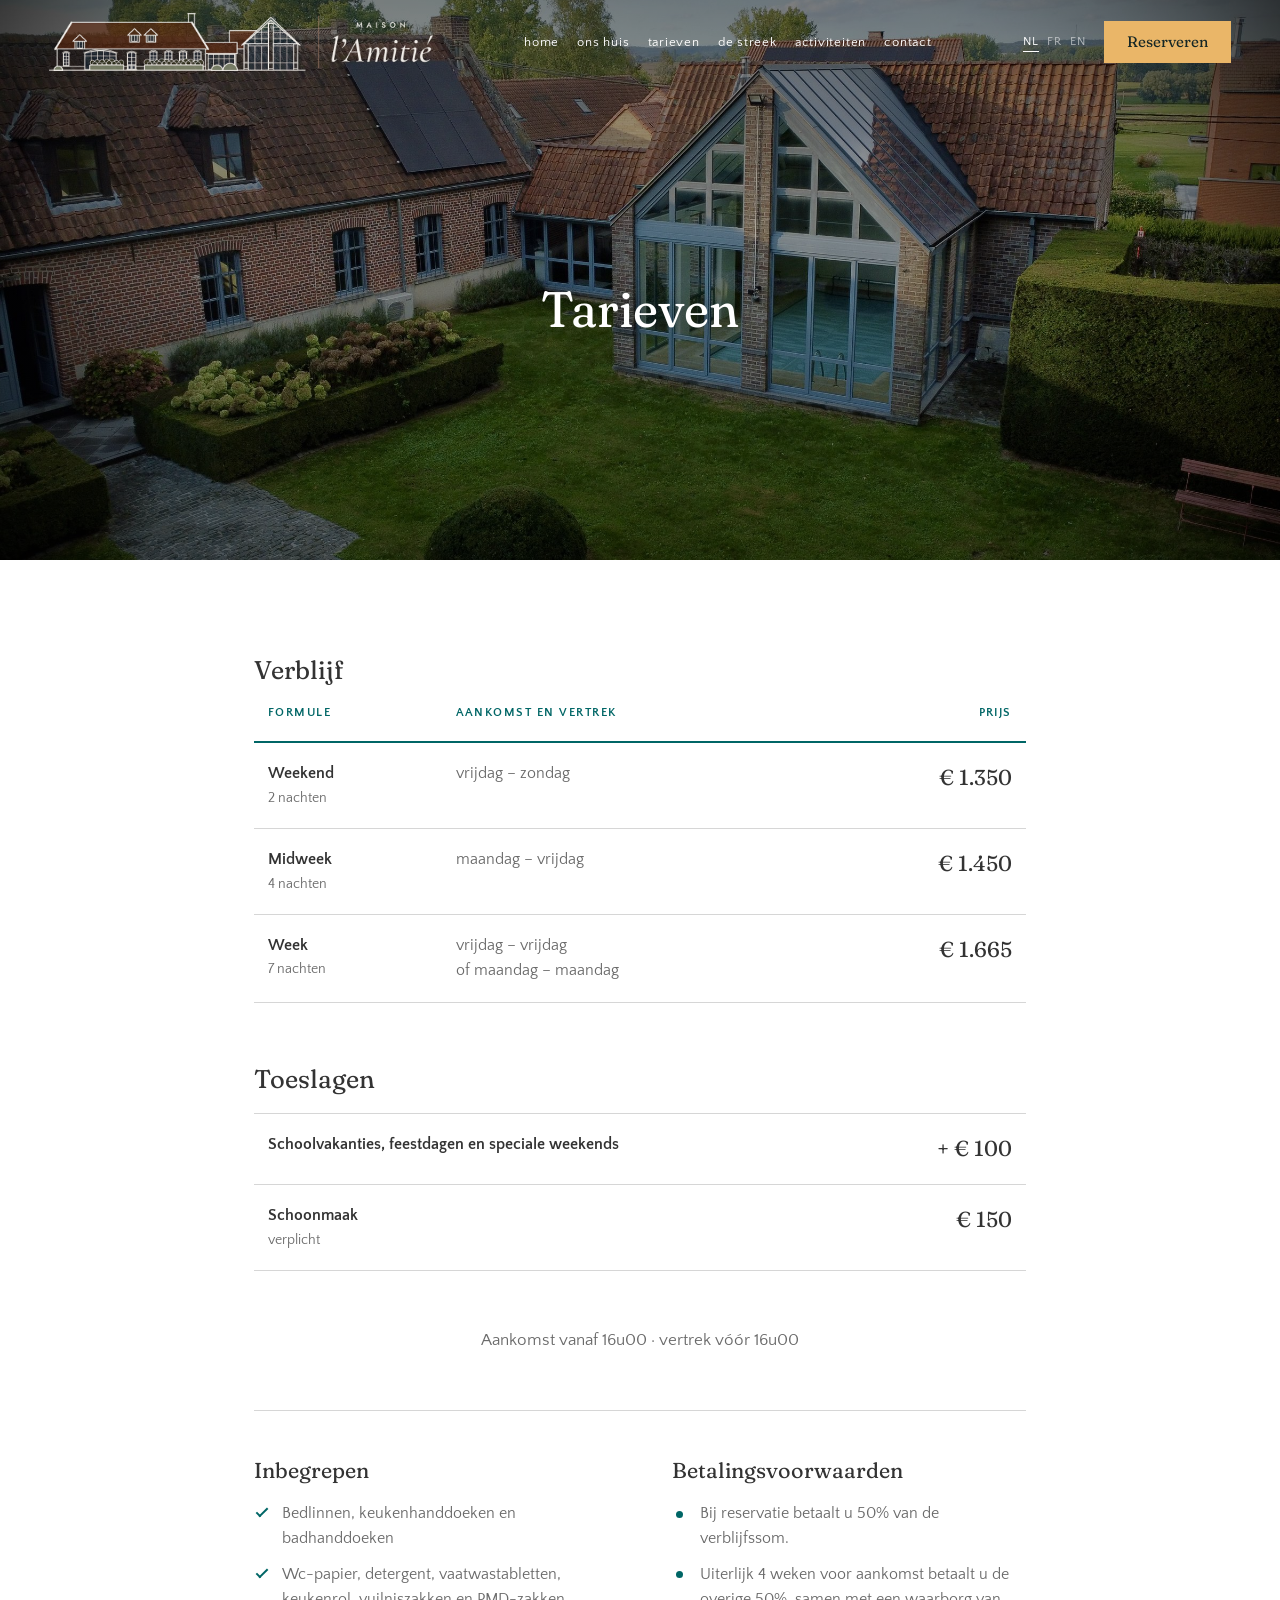
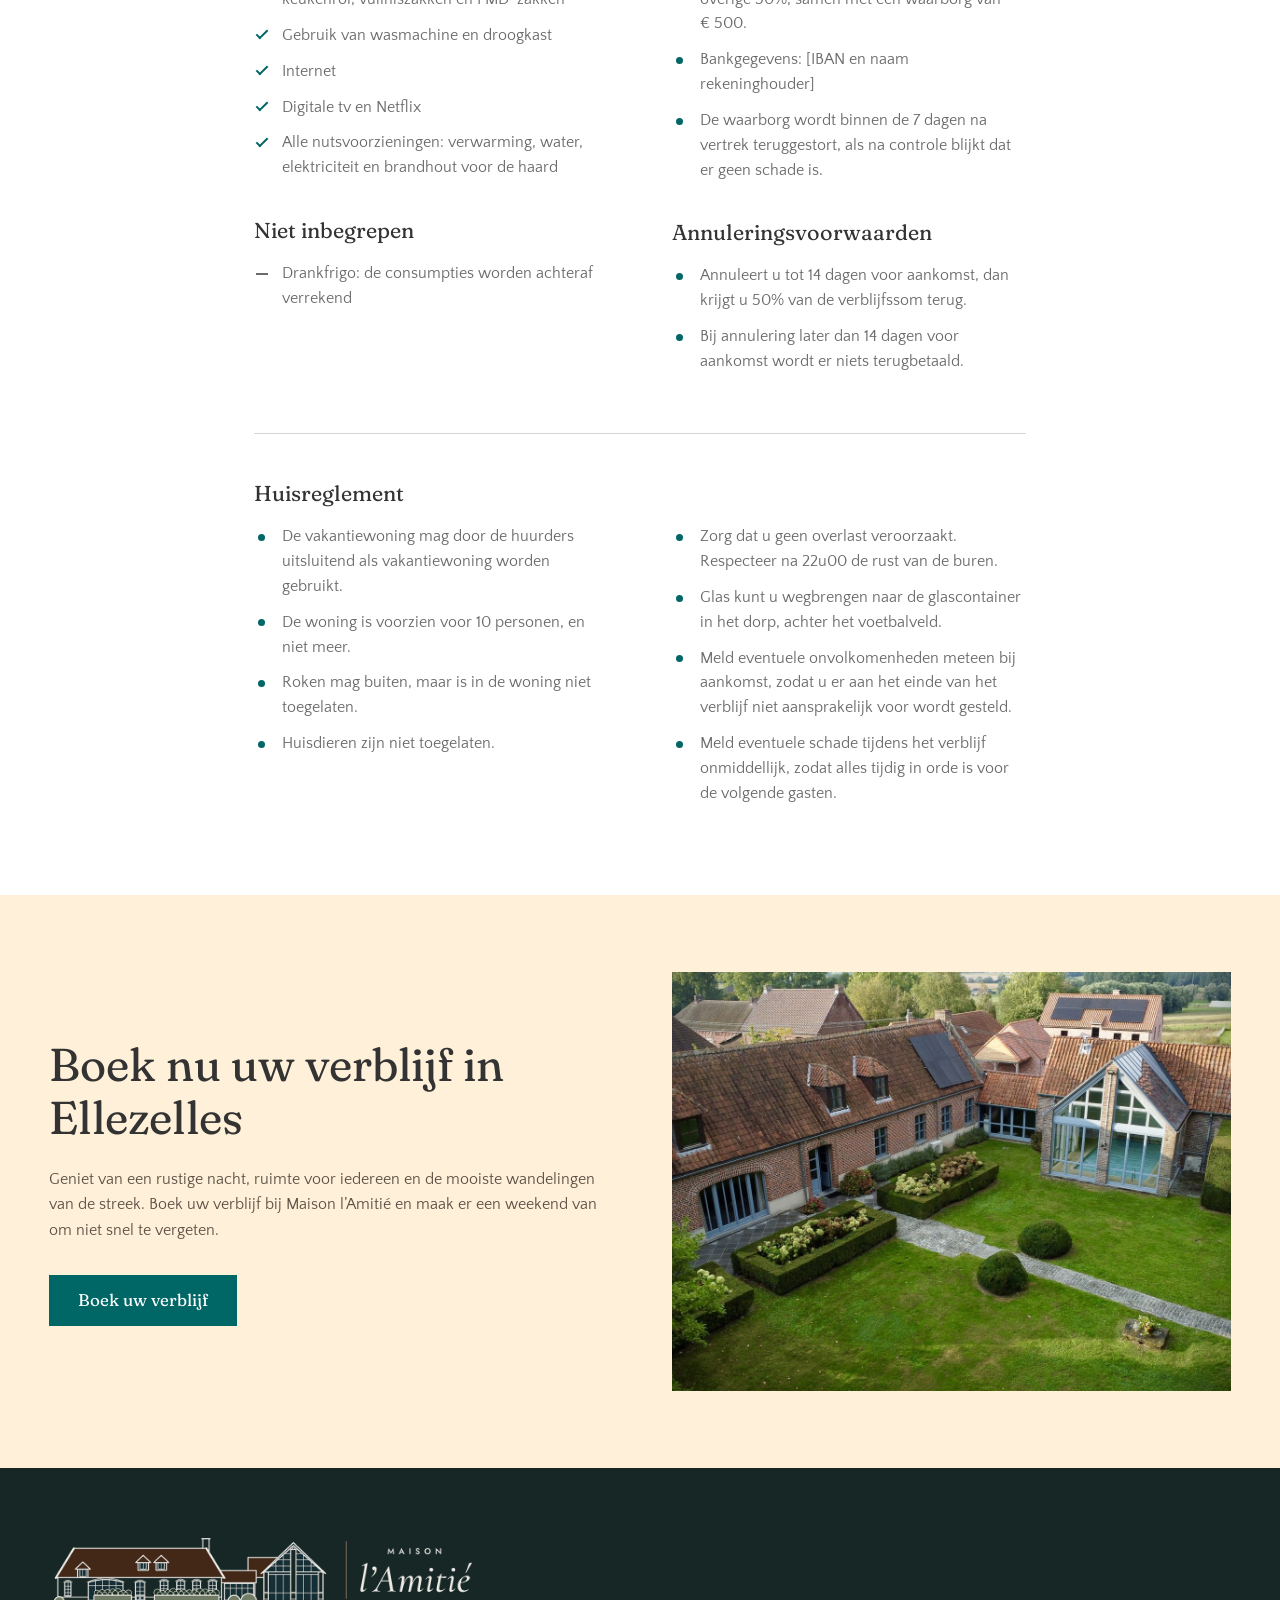
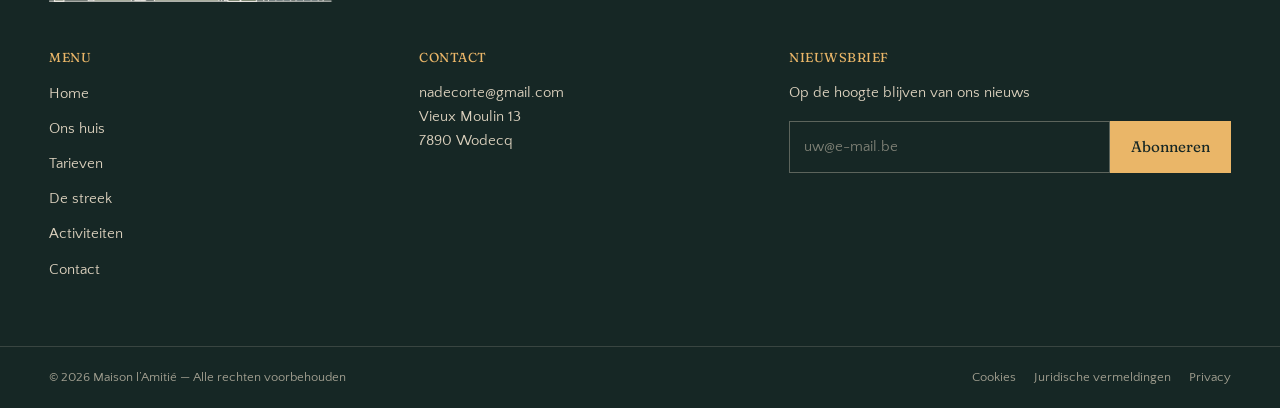
<file: tarieven.html>
<!DOCTYPE html>
<html lang="nl">
<head>
<meta charset="utf-8">
<meta name="viewport" content="width=device-width, initial-scale=1">
<title>Tarieven — Maison l’Amitié in Ellezelles</title>
<meta name="description" content="Tarieven van vakantiewoning Maison l’Amitié in Ellezelles: weekend, midweek of een hele week, met toeslagen en uurregeling.">

<link rel="preconnect" href="https://fonts.googleapis.com">
<link rel="preconnect" href="https://fonts.gstatic.com" crossorigin>
<!-- LETTERTYPE KOPPEN — zie css/style.css, blok 1b. -->
<link href="https://fonts.googleapis.com/css2?family=Fraunces:SOFT,WONK,opsz,wght@0..100,0..1,9..144,300..500&family=Quattrocento+Sans:wght@400;700&display=swap" rel="stylesheet">
<link rel="icon" type="image/png" sizes="32x32" href="images/logo/favicon-32.png">
<link rel="apple-touch-icon" href="images/logo/favicon-180.png">
<link rel="stylesheet" href="css/style.css?v=47">
</head>
<body>

<a class="skip-link" href="#main">Naar de inhoud</a>

<!-- ============ HEADER ============ -->
<header class="header" id="header">
  <div class="header__inner">

    <!-- logo: licht boven de foto, donker zodra de header wit wordt -->
    <a class="logo" href="index.html">
      <img class="logo__img logo__img--licht" src="images/logo/logo-licht.png" width="992" height="150" alt="Maison l’Amitié">
      <img class="logo__img logo__img--donker" src="images/logo/logo-donker.png" width="785" height="150" alt="" aria-hidden="true">
    </a>

    <nav class="nav" id="nav" aria-label="Hoofdnavigatie">
      <ul class="nav__list">
        <li><a href="index.html">Home</a></li>
        <li><a href="over-ons.html">Ons huis</a></li>
        <li><a href="tarieven.html" aria-current="page">Tarieven</a></li>
        <li><a href="de-streek.html">De streek</a></li>
        <li><a href="activiteiten.html">Activiteiten</a></li>
        <li><a href="contact.html">Contact</a></li>
        <li class="nav__cta"><a href="reserveren.html#beschikbaarheid">Reserveren</a></li>
      </ul>
    </nav>

    <div class="header__actions">
      <div class="lang" aria-label="Taal">
        <a class="is-active" href="#">NL</a>
        <a href="#">FR</a>
        <a href="#">EN</a>
      </div>
      <a class="btn btn--gold" href="reserveren.html#beschikbaarheid">Reserveren</a>
      <button class="burger" id="burger" aria-expanded="false" aria-controls="nav" aria-label="Navigatie wisselen">
        <span></span><span></span><span></span>
      </button>
    </div>

  </div>
</header>


<main id="main">

  <!-- ============ 1. PAGINAHERO ============ -->
  <section class="pagehero">
    <img class="pagehero__img" src="images/foto/hero-luchtfoto.jpg" alt="Het huis en de tuin vanuit de lucht">
    <div class="pagehero__overlay"></div>
    <div class="pagehero__content">
      <h1>Tarieven</h1>
    </div>
  </section>

  <!-- ============ 2. PRIJZEN ============ -->
  <!-- Een prijs aanpassen = het bedrag in de laatste kolom veranderen.
       Een rij erbij = een hele <tr>...</tr> kopiëren. -->
  <section class="section" id="prijzen">
    <div class="container tarieven">

      <table class="tarieven__tabel">
        <caption>Verblijf</caption>
        <thead>
          <tr>
            <th scope="col">Formule</th>
            <th scope="col">Aankomst en vertrek</th>
            <th scope="col" class="tarieven__prijs-kol">Prijs</th>
          </tr>
        </thead>
        <tbody>
          <tr>
            <th scope="row">Weekend<span class="tarieven__sub">2 nachten</span></th>
            <td>vrijdag &ndash; zondag</td>
            <td class="tarieven__prijs-kol"><span class="tarieven__prijs">&euro;&nbsp;1.350</span></td>
          </tr>
          <tr>
            <th scope="row">Midweek<span class="tarieven__sub">4 nachten</span></th>
            <td>maandag &ndash; vrijdag</td>
            <td class="tarieven__prijs-kol"><span class="tarieven__prijs">&euro;&nbsp;1.450</span></td>
          </tr>
          <tr>
            <th scope="row">Week<span class="tarieven__sub">7 nachten</span></th>
            <td>vrijdag &ndash; vrijdag<br>of maandag &ndash; maandag</td>
            <td class="tarieven__prijs-kol"><span class="tarieven__prijs">&euro;&nbsp;1.665</span></td>
          </tr>
        </tbody>
      </table>

      <table class="tarieven__tabel">
        <caption>Toeslagen</caption>
        <tbody>
          <tr>
            <th scope="row">Schoolvakanties, feestdagen en speciale weekends</th>
            <td class="tarieven__prijs-kol"><span class="tarieven__prijs">+&nbsp;&euro;&nbsp;100</span></td>
          </tr>
          <tr>
            <th scope="row">Schoonmaak<span class="tarieven__sub">verplicht</span></th>
            <td class="tarieven__prijs-kol"><span class="tarieven__prijs">&euro;&nbsp;150</span></td>
          </tr>
        </tbody>
      </table>

      <p class="tarieven__noot">Aankomst vanaf 16u00 &middot; vertrek vóór 16u00</p>

      <!-- inbegrepen / niet inbegrepen links, betalingsvoorwaarden rechts -->
      <div class="tarieven__info">
        <div>
          <h3>Inbegrepen</h3>
          <ul class="tarieven__lijst tarieven__lijst--ja">
            <li>Bedlinnen, keukenhanddoeken en badhanddoeken</li>
            <li>Wc-papier, detergent, vaatwastabletten, keukenrol, vuilniszakken en PMD-zakken</li>
            <li>Gebruik van wasmachine en droogkast</li>
            <li>Internet</li>
            <li>Digitale tv en Netflix</li>
            <li>Alle nutsvoorzieningen: verwarming, water, elektriciteit en brandhout voor de haard</li>
          </ul>

          <h3>Niet inbegrepen</h3>
          <ul class="tarieven__lijst tarieven__lijst--nee">
            <li>Drankfrigo: de consumpties worden achteraf verrekend</li>
          </ul>
        </div>

        <div>
          <h3>Betalingsvoorwaarden</h3>
          <ul class="tarieven__lijst">
            <li>Bij reservatie betaalt u 50% van de verblijfssom.</li>
            <li>Uiterlijk 4 weken voor aankomst betaalt u de overige 50%, samen met een waarborg van &euro;&nbsp;500.</li>
            <li>Bankgegevens: [IBAN en naam rekeninghouder]</li>
            <li>De waarborg wordt binnen de 7 dagen na vertrek teruggestort, als na controle blijkt dat er geen schade is.</li>
          </ul>

          <h3>Annuleringsvoorwaarden</h3>
          <ul class="tarieven__lijst">
            <li>Annuleert u tot 14 dagen voor aankomst, dan krijgt u 50% van de verblijfssom terug.</li>
            <li>Bij annulering later dan 14 dagen voor aankomst wordt er niets terugbetaald.</li>
          </ul>
        </div>
      </div>

      <!-- ============ HUISREGLEMENT ============ -->
      <div class="tarieven__regels" id="huisreglement">
        <h3>Huisreglement</h3>
        <ul class="tarieven__lijst">
          <li>De vakantiewoning mag door de huurders uitsluitend als vakantiewoning worden gebruikt.</li>
          <li>De woning is voorzien voor 10 personen, en niet meer.</li>
          <li>Roken mag buiten, maar is in de woning niet toegelaten.</li>
          <li>Huisdieren zijn niet toegelaten.</li>
          <li>Zorg dat u geen overlast veroorzaakt. Respecteer na 22u00 de rust van de buren.</li>
          <li>Glas kunt u wegbrengen naar de glascontainer in het dorp, achter het voetbalveld.</li>
          <li>Meld eventuele onvolkomenheden meteen bij aankomst, zodat u er aan het einde van het verblijf niet aansprakelijk voor wordt gesteld.</li>
          <li>Meld eventuele schade tijdens het verblijf onmiddellijk, zodat alles tijdig in orde is voor de volgende gasten.</li>
        </ul>
      </div>

    </div>
  </section>

  <!-- ============ 3. SLOT-CTA ============ -->
  <section class="cta">
    <div class="container cta__grid">
      <div class="cta__body">
        <h2>Boek nu uw verblijf in Ellezelles</h2>
        <p>Geniet van een rustige nacht, ruimte voor iedereen en de mooiste
           wandelingen van de streek. Boek uw verblijf bij Maison l’Amitié en maak
           er een weekend van om niet snel te vergeten.</p>
        <a class="btn btn--teal" href="reserveren.html#beschikbaarheid">Boek uw verblijf</a>
      </div>
      <div class="cta__media"><img loading="lazy" decoding="async" src="images/foto/breed-cta.jpg" alt="Het huis en de tuin vanuit de lucht"></div>
    </div>
  </section>

</main>

<!-- ============ FOOTER ============ -->
<footer class="footer">
  <div class="container footer__merk">
    <img src="images/logo/logo-licht.png" width="992" height="150" alt="Maison l’Amitié" loading="lazy" decoding="async">
  </div>
  <div class="container footer__grid">

    <nav class="footer__col">
      <h4>Menu</h4>
      <ul>
        <li><a href="index.html">Home</a></li>
        <li><a href="over-ons.html">Ons huis</a></li>
        <li><a href="tarieven.html" aria-current="page">Tarieven</a></li>
        <li><a href="de-streek.html">De streek</a></li>
        <li><a href="activiteiten.html">Activiteiten</a></li>
        <li><a href="contact.html">Contact</a></li>
        <li class="nav__cta"><a href="reserveren.html#beschikbaarheid">Reserveren</a></li>
      </ul>
    </nav>

    <div class="footer__col">
      <h4>Contact</h4>
      <p>
        <a href="mailto:nadecorte@gmail.com">nadecorte@gmail.com</a><br>
        Vieux Moulin 13<br>
        7890 Wodecq
      </p>
    </div>

    <div class="footer__col footer__col--news">
      <h4>Nieuwsbrief</h4>
      <p>Op de hoogte blijven van ons nieuws</p>
      <form class="news-form" onsubmit="return false">
        <label class="sr-only" for="nieuwsbriefmail">E-mailadres</label>
        <input id="nieuwsbriefmail" type="email" placeholder="uw@e-mail.be" required>
        <button class="btn btn--gold" type="submit">Abonneren</button>
      </form>
    </div>

  </div>

  <div class="footer__bar">
    <div class="container footer__bar-inner">
      <span>&copy; <span id="year"></span> Maison l’Amitié &mdash; Alle rechten voorbehouden</span>
      <span class="footer__legal">
        <a href="#">Cookies</a>
        <a href="#">Juridische vermeldingen</a>
        <a href="#">Privacy</a>
      </span>
    </div>
  </div>
</footer>

<script src="js/main.js?v=31"></script>
</body>
</html>
</file>
<file: css/style.css>
/* =========================================================
   Maison l’Amitié — stylesheet
   Structuur & designtokens overgenomen van sanglier-durbuy.be
   ========================================================= */

/* ---------- 1. Tokens ---------- */
:root{
  /* Kleuren (uit de referentiesite) */
  --teal:        #006666;   /* primaire knoppen / links */
  --teal-dark:   #004f4f;
  --dark:        #162725;   /* donkergroene band (aanbiedingen) */
  --gold:        #eab668;   /* accentknop 'Reserveren' */
  --gold-dark:   #d79f4d;
  --cream:       #fff0d9;   /* slot-CTA achtergrond */
  --grey:        #f4f4f4;   /* lichte sectie-achtergrond */
  --border:      #d6d6d6;
  --text:        #333333;
  --text-soft:   #6b6b6b;
  --white:       #ffffff;

  /* Typografie — zie blok 1b voor het omzetten naar Recoleta */
  --font-head: "Fraunces", "Recoleta", Georgia, Times, serif;
  --font-body: "Quattrocento Sans", Helvetica, Arial, sans-serif;

  /* Fraunces zo dicht mogelijk bij Recoleta: zachte, ronde schreven.
     Zet dit op 'normal' zodra Recoleta zelf actief is. */
  --head-variation: "SOFT" 60, "WONK" 1;

  /* Maten */
  --container: 1230px;
  --pad: 24px;            /* horizontale marge van .container */
  --gap: 30px;
  --header-h: 84px;
  --topbar-h: 0px;   /* aanbiedingenbalk verwijderd; zet terug op 34px als die terugkomt */

  --ease: cubic-bezier(.4,0,.2,1);
}

/* =========================================================
   1b. RECOLETA AANZETTEN
   ---------------------------------------------------------
   De referentiesite gebruikt Recoleta (Latinotype). Dat is een
   betaald lettertype: de .woff2-bestanden op sanglier-durbuy.be
   zijn voor DAT domein gelicentieerd en mogen niet gekopieerd
   worden. Twee wettige routes:

   ROUTE A — Adobe Fonts (inbegrepen bij Creative Cloud)
     1. Voeg Recoleta toe aan een webproject op fonts.adobe.com
     2. Plak de <link> uit Adobe in index.html (staat er al klaar)
     3. Zet hieronder de ROUTE-A-regels aan

   ROUTE B — eigen webfontlicentie (MyFonts / Fontspring / Latinotype)
     1. Koop de webfontlicentie, download de .woff2-bestanden
     2. Zet ze in  fonts/
     3. Zet hieronder de @font-face-regels en de ROUTE-B-regel aan

   In beide gevallen hoef je verder NIETS aan de rest van dit
   bestand te veranderen: alle koppen volgen --font-head.
   ========================================================= */

/* --- ROUTE A: Adobe Fonts --- */
/*
:root{
  --font-head: "recoleta", Georgia, Times, serif;
  --head-variation: normal;
}
*/

/* --- ROUTE B: zelf gehost (eigen licentie) --- */
/*
@font-face{
  font-family:"Recoleta";
  src:url("../fonts/recoleta-regular.woff2") format("woff2");
  font-weight:400; font-style:normal; font-display:swap;
}
@font-face{
  font-family:"Recoleta";
  src:url("../fonts/recoleta-medium.woff2") format("woff2");
  font-weight:500; font-style:normal; font-display:swap;
}
:root{
  --font-head: "Recoleta", Georgia, Times, serif;
  --head-variation: normal;
}
*/

/* ---------- 2. Reset ---------- */
*,*::before,*::after{box-sizing:border-box}
html{scroll-behavior:smooth}
body{
  margin:0;
  font-family:var(--font-body);
  font-size:16px;
  line-height:1.6;
  color:var(--text);
  background:var(--white);
  -webkit-font-smoothing:antialiased;
}
img{max-width:100%;display:block}
a{color:inherit;text-decoration:none}
ul{list-style:none;margin:0;padding:0}
button{font:inherit;cursor:pointer;border:0;background:none;color:inherit}

h1,h2,h3,h4,
.btn,.link-arrow,.card__link,.card__price,.logo__text strong{
  font-family:var(--font-head);
  font-variation-settings:var(--head-variation);
}
h1,h2,h3,h4{
  font-weight:400;
  margin:0 0 .5em;
  line-height:1.15;
}
h1{font-size:clamp(2.25rem,4.6vw,4rem)}
h2{font-size:clamp(1.85rem,3.6vw,3rem)}   /* referentie: 48px op desktop */
h3{font-size:clamp(1.35rem,2.1vw,2.25rem)}
h4{font-size:1.05rem;letter-spacing:.04em;text-transform:uppercase}
p{margin:0 0 1.1em}

.sr-only{position:absolute;width:1px;height:1px;padding:0;margin:-1px;overflow:hidden;clip:rect(0 0 0 0);white-space:nowrap;border:0}
.skip-link{position:absolute;left:-9999px;top:0;z-index:999;background:var(--teal);color:#fff;padding:12px 20px}
.skip-link:focus{left:0}

:focus-visible{outline:2px solid var(--gold);outline-offset:3px}

/* ---------- 3. Layout helpers ---------- */
.container{width:100%;max-width:var(--container);margin-inline:auto;padding-inline:var(--pad)}
.container--narrow{max-width:820px;text-align:center}

.section{padding:clamp(64px,7vw,100px) 0}
.section--tight{padding-top:0}
.section--grey{background:var(--grey)}

.section__title{text-align:center;margin-bottom:1.2em}
.section__head{
  display:flex;align-items:baseline;justify-content:space-between;
  gap:20px;flex-wrap:wrap;margin-bottom:40px;
}
.section__head .section__title{text-align:left;margin:0}

/* ---------- 4. Knoppen & links ---------- */
.btn{
  display:inline-block;
  font-family:var(--font-head);
  font-size:1.0625rem;
  line-height:1.2;
  padding:14px 28px;
  border-radius:0;                /* de referentie gebruikt rechte hoeken */
  border:1px solid transparent;
  transition:background .25s var(--ease),color .25s var(--ease),border-color .25s var(--ease);
  white-space:nowrap;
}
.btn--teal{background:var(--teal);color:#fff}
.btn--teal:hover{background:var(--teal-dark)}
.btn--gold{background:var(--gold);color:var(--dark)}
.btn--gold:hover{background:var(--gold-dark)}
.btn--outline{background:rgba(255,255,255,.12);color:#fff;border-color:#fff;backdrop-filter:blur(3px)}
.btn--outline:hover{background:#fff;color:var(--dark)}

.link-arrow{
  font-family:var(--font-head);
  color:var(--teal);
  border-bottom:1px solid currentColor;
  padding-bottom:2px;
  transition:opacity .2s var(--ease);
}
.link-arrow::after{content:" \2192"}
.link-arrow:hover{opacity:.65}

/* ---------- 6. Header ---------- */
.header{
  position:fixed;
  top:var(--topbar-h);
  left:0;right:0;
  z-index:50;
  height:var(--header-h);
  transition:background .3s var(--ease),box-shadow .3s var(--ease),top .3s var(--ease);
}
.header__inner{
  max-width:var(--container);margin-inline:auto;padding-inline:var(--pad);
  height:100%;
  display:flex;align-items:center;justify-content:space-between;gap:24px;
}

/* transparant boven de hero, wit zodra je scrolt */
.header.is-stuck{
  top:0;
  background:var(--white);
  box-shadow:0 1px 0 var(--border);
}
.header.is-stuck a,.header.is-stuck .burger span{color:var(--text)}
.header.is-stuck .burger span{background:var(--text)}
.header.is-stuck .logo__mark{color:var(--teal)}

/* logo als afbeelding: licht boven de hero, donker op de witte header */
.logo__img{display:block;height:58px;width:auto}
.logo__img--donker,
.header.is-stuck .logo__img--licht{display:none}
.header.is-stuck .logo__img--donker{display:block}
.footer__merk{margin-bottom:48px}
.footer__merk img{display:block;height:64px;width:auto}

.logo{display:flex;align-items:center;gap:10px;color:#fff}
.logo__mark{font-size:1.5rem;color:var(--gold);line-height:1}
.logo__text{display:flex;flex-direction:column;line-height:1.1}
.logo__text strong{font-family:var(--font-head);font-weight:400;font-size:1.15rem;letter-spacing:.02em;white-space:nowrap}
.logo__text em{font-style:normal;font-size:.625rem;letter-spacing:.28em;text-transform:uppercase;opacity:.8}

.nav__list{display:flex;align-items:center;gap:26px}
.nav__cta{display:none}
.nav__list > li > a{
  color:#fff;font-size:.875rem;letter-spacing:.06em;text-transform:lowercase;white-space:nowrap;
  padding:8px 0;border-bottom:1px solid transparent;
}
.nav__list > li > a:hover{border-color:currentColor}

.has-sub{position:relative}
.sub{
  position:absolute;top:100%;left:-18px;min-width:210px;
  background:var(--white);padding:10px 0;
  box-shadow:0 12px 30px rgba(0,0,0,.14);
  opacity:0;visibility:hidden;transform:translateY(8px);
  transition:.22s var(--ease);
}
.has-sub:hover .sub,.has-sub:focus-within .sub{opacity:1;visibility:visible;transform:none}
.sub a{display:block;padding:9px 18px;color:var(--text);font-size:.875rem}
.sub a:hover{background:var(--grey);color:var(--teal)}

.header__actions{display:flex;align-items:center;gap:18px}
.lang{display:flex;gap:8px;font-size:.75rem;letter-spacing:.08em;color:#fff}
.lang a{opacity:.6;text-transform:uppercase}
.lang a:hover,.lang .is-active{opacity:1;border-bottom:1px solid currentColor}
.header__actions .btn{padding:11px 22px;font-size:.95rem}

.burger{display:none;flex-direction:column;gap:5px;padding:8px}
.burger span{display:block;width:24px;height:2px;background:#fff;transition:.25s var(--ease)}

/* ---------- 7. Cadeaubon-zijtab ---------- */
.gifttab{
  position:fixed;right:0;top:42%;z-index:45;
  background:var(--gold);color:var(--dark);
  font-family:var(--font-head);font-size:.9rem;
  padding:12px 18px;
  transform-origin:100% 0;
  transform:rotate(-90deg) translateY(-100%);
  box-shadow:0 4px 14px rgba(0,0,0,.18);
}
.gifttab:hover{background:var(--gold-dark)}

/* ---------- 8. Hero ---------- */
.hero{
  position:relative;
  height:100vh;min-height:620px;
  display:flex;align-items:center;justify-content:center;
  text-align:center;color:#fff;
  overflow:hidden;
}
.hero__img{position:absolute;inset:0;width:100%;height:100%;object-fit:cover}
.hero__overlay{
  position:absolute;inset:0;
  background:linear-gradient(180deg,rgba(0,0,0,.55) 0%,rgba(0,0,0,.25) 42%,rgba(0,0,0,.6) 100%);
}
.hero__content{position:relative;max-width:1000px;padding:0 24px}
.hero__content h1{margin-bottom:.35em;text-shadow:0 2px 24px rgba(0,0,0,.4)}
.hero__sub{font-size:1.125rem;opacity:.92;margin-bottom:2em}
.hero__actions{display:flex;gap:14px;justify-content:center;flex-wrap:wrap}

.hero__scroll{
  position:absolute;bottom:34px;left:50%;transform:translateX(-50%);
  width:24px;height:38px;border:1px solid rgba(255,255,255,.7);border-radius:14px;
}
.hero__scroll span{
  position:absolute;left:50%;top:8px;width:3px;height:7px;border-radius:2px;
  background:#fff;transform:translateX(-50%);
  animation:wheel 1.7s infinite var(--ease);
}
@keyframes wheel{0%{opacity:0;top:8px}30%{opacity:1}100%{opacity:0;top:22px}}

/* ---------- 9. Intro ---------- */
.intro{padding-bottom:clamp(56px,5.5vw,72px)}   /* de fototegels volgen meteen */
.intro p{font-size:1.0625rem;color:var(--text-soft);margin-bottom:2em}
.intro p:last-child{margin-bottom:0}

/* ---------- 9b. Het huis in het kort (iconen) ---------- */
/* staat vlak onder de hero; de intro eronder zorgt zelf voor de ruimte */
.kenmerken{padding-bottom:0}
.kenmerken__lijst{
  display:grid;grid-template-columns:repeat(4,1fr);
  border-top:1px solid var(--border);border-bottom:1px solid var(--border);
}
.kenmerk{
  display:flex;flex-direction:column;align-items:center;gap:14px;
  padding:32px 16px;text-align:center;
}
.kenmerk + .kenmerk{border-left:1px solid var(--border)}
.kenmerk__icoon{
  display:grid;place-items:center;
  width:72px;height:72px;border-radius:50%;
  background:var(--cream);color:var(--teal);
}
.kenmerk__icoon svg{
  width:34px;height:34px;
  fill:none;stroke:currentColor;stroke-width:1.4;stroke-linecap:round;stroke-linejoin:round;
}
.kenmerk__tekst{
  font-family:var(--font-head);font-variation-settings:var(--head-variation);
  font-size:1.2rem;line-height:1.3;
}
/* voorzieningen op Ons huis: kleine ronde icoontjes per ruimte,
   gecentreerd onder een sectietitel, links in een tekstblok (--links) */
.voorzieningen__lijst{
  display:flex;flex-wrap:wrap;justify-content:center;gap:24px 8px;
  list-style:none;margin:0 0 40px;padding:0;
}
.voorzieningen__lijst--links{justify-content:flex-start;margin:1.6em 0 0}
/* naast een foto: vast raster van 4, zodat de rijen even lang blijven */
.split__body .voorzieningen__lijst{display:grid;grid-template-columns:repeat(4,1fr)}
.split__body .voorziening{width:auto;min-width:0}
.split__body .voorziening__naam{font-size:.82rem}
.voorziening{
  display:flex;flex-direction:column;align-items:center;gap:10px;
  width:108px;text-align:center;
}
.voorziening .kenmerk__icoon{width:56px;height:56px}
.voorziening .kenmerk__icoon svg{width:26px;height:26px}
.voorziening__naam{font-size:.92rem;line-height:1.3}
@media (max-width:760px){
  .voorzieningen__lijst{gap:20px 4px}
  .split__body .voorzieningen__lijst{grid-template-columns:repeat(3,1fr)}
  .voorziening{width:100px}
  .voorziening .kenmerk__icoon{width:50px;height:50px}
  .voorziening .kenmerk__icoon svg{width:24px;height:24px}
  .voorziening__naam{font-size:.85rem}
  .kenmerken__lijst{grid-template-columns:repeat(2,1fr)}
  .kenmerk:nth-child(3){border-left:0}
  .kenmerk:nth-child(n+3){border-top:1px solid var(--border)}
  .kenmerk{padding:24px 10px}
  .kenmerk__icoon{width:60px;height:60px}
  .kenmerk__icoon svg{width:28px;height:28px}
  .kenmerk__tekst{font-size:1.05rem}
}

/* ---------- 10a. Carousel (Ons huis + Aanbiedingen) ----------
   Werkt zoals de referentiesite: op desktop staan de 4 items exact naast
   elkaar en valt er niets te scrollen; zodra het scherm smaller wordt,
   worden het swipebare kaarten waarbij de volgende kaart uitsteekt.      */
.carousel{
  display:flex;
  gap:var(--gap);
  overflow-x:auto;
  overflow-y:hidden;
  scroll-snap-type:x mandatory;
  overscroll-behavior-x:contain;
  -webkit-overflow-scrolling:touch;
  scrollbar-width:none;            /* Firefox */
  -ms-overflow-style:none;         /* oude Edge */
}
.carousel::-webkit-scrollbar{display:none}
.carousel > *{
  flex:0 0 calc((100% - 3 * var(--gap)) / 4);
  scroll-snap-align:start;
}

/* ---------- 10b. Tegels 'Ons huis' ---------- */
.tile{
  position:relative;
  height:400px;                 /* zelfde tegelhoogte als de referentie */
  overflow:hidden;
  display:flex;align-items:flex-end;
  color:#fff;
}
.tile img{
  position:absolute;inset:0;width:100%;height:100%;object-fit:cover;
  transition:transform .7s var(--ease);
}
.tile__veil{
  position:absolute;inset:0;
  background:linear-gradient(180deg,rgba(0,0,0,0) 35%,rgba(0,0,0,.68) 100%);
}
.tile h3{
  position:relative;margin:0;padding:26px;
  font-size:clamp(1.25rem,1.8vw,1.7rem);
}
.tile:hover img{transform:scale(1.06)}
.tile img.tile__img--wandelaars{object-position:40% center}   /* brede foto: beide wandelaars in beeld */

/* ---------- 11. Aanbiedingen (donkere band) ---------- */
.offers{background:var(--dark);color:var(--cream)}
.offers__head{
  display:flex;align-items:center;justify-content:space-between;
  gap:20px;margin-bottom:40px;
}
.offers .section__title{text-align:left;margin:0}
.offers__cta{text-align:center;margin-top:46px}

.slider__nav{display:flex;gap:10px}
.slider__btn{
  width:44px;height:44px;border:1px solid rgba(255,240,217,.45);
  font-size:1.4rem;line-height:1;color:var(--cream);
  transition:.25s var(--ease);
}
.slider__btn:hover{background:var(--cream);color:var(--dark)}
.slider__btn[disabled]{opacity:.3;cursor:default}
.slider__btn[disabled]:hover{background:none;color:var(--cream)}

/* ---------- 12. Kaarten ---------- */
.card__media{overflow:hidden;margin-bottom:18px;aspect-ratio:4/3;background:var(--grey)}
.card__media img{width:100%;height:100%;object-fit:cover;transition:transform .6s var(--ease)}
.card:hover .card__media img{transform:scale(1.05)}

.card__title{font-size:1.25rem;margin-bottom:.35em}
.card__label{
  display:inline-block;margin-bottom:8px;
  font-size:.6875rem;letter-spacing:.16em;text-transform:uppercase;
  color:var(--gold);
}
.card__price{font-family:var(--font-head);color:var(--gold);margin-bottom:.4em}
.card__text,.card__meta{font-size:.9375rem;color:var(--text-soft);margin-bottom:.8em}
.offers .card__text{color:rgba(255,240,217,.75)}
.card__date{
  display:block;font-size:.75rem;letter-spacing:.1em;
  color:var(--text-soft);margin-bottom:8px;
}
.card__link{
  font-family:var(--font-head);font-size:.95rem;color:var(--teal);
  border-bottom:1px solid currentColor;padding-bottom:2px;
}
.offers .card__link{color:var(--gold)}

.grid-4{display:grid;grid-template-columns:repeat(4,1fr);gap:var(--gap)}

/* ---------- 13. Beeld + tekst ---------- */
.imgtext__grid{
  display:grid;grid-template-columns:1fr 1fr;
  gap:clamp(30px,5vw,70px);align-items:center;
}
.imgtext__media{aspect-ratio:3/2;overflow:hidden;background:var(--grey)}
.imgtext__media img{width:100%;height:100%;object-fit:cover}
.imgtext__body p{color:var(--text-soft)}
.imgtext__actions{display:flex;align-items:center;gap:26px;flex-wrap:wrap;margin-top:1.4em}

/* ---------- 14. Slot-CTA ---------- */
.cta{background:var(--cream)}
.cta__grid{
  display:grid;grid-template-columns:1fr 1fr;
  gap:clamp(30px,5vw,70px);align-items:center;
  padding-block:clamp(50px,6vw,80px);
}
.cta__body p{color:#5d5245;margin-bottom:2em}
.cta__media{aspect-ratio:4/3;overflow:hidden}
.cta__media img{width:100%;height:100%;object-fit:cover}

/* ---------- 15. Footer ---------- */
.footer{background:var(--dark);color:rgba(255,240,217,.85);padding-top:70px}
.footer__grid{
  display:grid;grid-template-columns:1fr 1fr 1.3fr;
  gap:var(--gap);padding-bottom:54px;
}
.footer h4{color:var(--gold);margin-bottom:1.2em;font-size:.8125rem}
.footer__col li{margin-bottom:.6em}
.footer__col a{font-size:.9375rem;border-bottom:1px solid transparent}
.footer__col a:hover{border-color:var(--gold);color:var(--gold)}
.footer__col p{font-size:.9375rem}

.news-form{display:flex;gap:0;flex-wrap:wrap}
.news-form input{
  flex:1 1 150px;min-width:0;
  padding:13px 14px;border:1px solid rgba(255,240,217,.3);
  background:transparent;color:inherit;font:inherit;font-size:.9375rem;
}
.news-form input::placeholder{color:rgba(255,240,217,.45)}
.news-form .btn{padding:13px 20px;font-size:.95rem}

.footer__bar{border-top:1px solid rgba(255,240,217,.15);padding:20px 0}
.footer__bar-inner{
  display:flex;justify-content:space-between;gap:16px;flex-wrap:wrap;
  font-size:.8125rem;color:rgba(255,240,217,.6);
}
.footer__legal{display:flex;gap:18px}
.footer__legal a:hover{color:var(--gold)}

/* =========================================================
   15b. BINNENPAGINA'S  (over-ons.html e.d.)
   ========================================================= */

/* ---- Kleine hero bovenaan een binnenpagina (referentie: 560px) ---- */
.pagehero{
  position:relative;
  height:560px;
  display:flex;align-items:center;justify-content:center;
  text-align:center;color:#fff;
  overflow:hidden;
}
.pagehero__img{position:absolute;inset:0;width:100%;height:100%;object-fit:cover}
.pagehero__img--laag{object-position:70% 65%}   /* onderwerp (koeien) zit laag en rechts in de foto */
.pagehero__overlay{
  position:absolute;inset:0;
  background:linear-gradient(180deg,rgba(0,0,0,.5) 0%,rgba(0,0,0,.25) 50%,rgba(0,0,0,.5) 100%);
}
.pagehero__content{position:relative;padding:60px 24px 0;max-width:900px}
.pagehero h1{
  font-size:clamp(2.25rem,3.9vw,3.375rem);   /* referentie: 54px */
  text-shadow:0 2px 24px rgba(0,0,0,.4);
  margin:0;
}

/* ---- Gecentreerd tekstblok ---- */
.prose{text-align:center;max-width:820px;margin-inline:auto}
.prose h2{margin-bottom:.6em}
.prose p{color:var(--text-soft);font-size:1.0625rem}
.prose .btn{margin-top:1.2em}

/* ---- Tarieven: eenvoudige prijstabellen ---- */
.tarieven{max-width:820px}
.tarieven__tabel{width:100%;border-collapse:collapse;margin-bottom:56px}
.tarieven__tabel caption{
  text-align:left;margin-bottom:.5em;
  font-family:var(--font-head);font-variation-settings:var(--head-variation);font-size:1.6rem;
}
.tarieven__tabel th,
.tarieven__tabel td{padding:18px 14px;border-bottom:1px solid var(--border);text-align:left;vertical-align:top}
.tarieven__tabel thead th{
  border-bottom:2px solid var(--teal);padding-top:0;
  font-size:.78rem;font-weight:700;letter-spacing:.12em;text-transform:uppercase;color:var(--teal);
}
.tarieven__tabel tbody th{font-weight:700}
.tarieven__tabel tbody tr:first-child > *{border-top:1px solid var(--border)}
.tarieven__tabel thead + tbody tr:first-child > *{border-top:0}
.tarieven__tabel td{color:var(--text-soft)}
.tarieven__tabel .tarieven__prijs-kol{text-align:right;white-space:nowrap}
.tarieven__prijs{
  font-family:var(--font-head);font-variation-settings:var(--head-variation);
  font-size:1.35rem;color:var(--text);
}
.tarieven__sub{display:block;font-weight:400;font-size:.9rem;color:var(--text-soft)}
.tarieven__noot{text-align:center;color:var(--text-soft);font-size:1.0625rem;margin:0}
.tarieven__info{
  display:grid;grid-template-columns:1fr 1fr;gap:clamp(32px,5vw,64px);
  margin-top:56px;padding-top:48px;border-top:1px solid var(--border);
}
.tarieven__info h3{font-size:1.35rem;margin:0 0 .8em}
.tarieven__info ul + h3{margin-top:1.8em}
.tarieven__lijst{list-style:none;margin:0;padding:0}
.tarieven__lijst li{position:relative;padding-left:28px;margin-bottom:.7em;color:var(--text-soft);line-height:1.55}
.tarieven__lijst li::before{
  content:"";position:absolute;left:4px;top:.6em;
  width:7px;height:7px;border-radius:50%;background:var(--teal);
}
.tarieven__lijst--ja li::before{
  width:12px;height:6px;border-radius:0;background:none;top:.45em;left:2px;
  border-left:2px solid var(--teal);border-bottom:2px solid var(--teal);transform:rotate(-45deg);
}
.tarieven__lijst--nee li::before{width:12px;height:2px;border-radius:0;top:.75em;left:2px;background:var(--text-soft)}
.tarieven__regels{margin-top:48px;padding-top:48px;border-top:1px solid var(--border)}
.tarieven__regels h3{font-size:1.35rem;margin:0 0 .8em}
.tarieven__regels .tarieven__lijst{columns:2;column-gap:clamp(32px,5vw,64px)}
.tarieven__regels li{break-inside:avoid}
@media (max-width:760px){
  .tarieven__info{grid-template-columns:1fr}
  .tarieven__regels .tarieven__lijst{columns:1}
}
@media (max-width:600px){
  .tarieven__tabel th,
  .tarieven__tabel td{padding:14px 8px}
  .tarieven__prijs{font-size:1.15rem}
}

/* ---- Beeld + tekst, om en om (referentie: groot beeld, smalle kolom) ---- */
.container--wide{max-width:1360px}

.split__grid{
  display:grid;
  grid-template-columns:minmax(0,1.55fr) minmax(280px,420px);
  gap:clamp(32px,4vw,60px);
  align-items:center;
}
.split__media{aspect-ratio:5/4;overflow:hidden;background:var(--grey)}
.split__media img{width:100%;height:100%;object-fit:cover}
.split__body p{color:var(--text-soft)}
.split__body .btn{margin-top:.8em}

/* omgekeerde variant: beeld rechts */
.split--reverse .split__grid{
  grid-template-columns:minmax(280px,420px) minmax(0,1.55fr);
}
.split--reverse .split__media{order:2}

/* ---- Fotogalerij: vier vierkanten per rij ---- */
.gallery{
  display:grid;
  grid-template-columns:repeat(4,1fr);
  gap:30px;                 /* referentie: 30px, ook op mobiel */
}
.gallery a,.gallery__item{display:block;overflow:hidden;background:var(--grey)}
.gallery img{
  width:100%;aspect-ratio:1;object-fit:cover;
  transition:transform .6s var(--ease);
}
.gallery a:hover img{transform:scale(1.06)}
.gallery[data-galerij] a{cursor:zoom-in}

/* ---- De slaapkamers, kamer per kamer (Ons huis) ---- */
.kamers .section__title{margin-bottom:.4em}
.kamers__intro{text-align:center;margin:0 0 2em}
.kamers__raster{display:grid;grid-template-columns:repeat(4,1fr);gap:var(--gap)}
.kamer{display:flex;flex-direction:column;background:var(--grey)}
.kamer__fotos{position:relative;display:grid;gap:6px}
.kamer__fotos a{display:block;overflow:hidden;cursor:zoom-in;background:var(--border)}
.kamer__fotos a[hidden]{display:none}   /* extra foto's: alleen in de grote weergave */
.kamer__fotos img{width:100%;height:100%;aspect-ratio:4/3;object-fit:cover;transition:transform .6s var(--ease)}
.kamer__fotos a:hover img{transform:scale(1.05)}
.kamer__aantal{
  position:absolute;right:10px;bottom:10px;pointer-events:none;
  padding:4px 10px;background:rgba(22,39,37,.8);color:#fff;font-size:.8125rem;
}
.kamer__tekst{padding:22px 22px 24px}
.kamer__naam{font-size:1.5rem;margin-bottom:.4em}
.kamer__tekst p{margin-bottom:.8em}
.kamer__lijst li{
  position:relative;padding-left:20px;margin-top:6px;
  font-size:.9375rem;color:var(--text-soft);
}
.kamer__lijst li::before{
  content:"";position:absolute;left:0;top:.55em;
  width:8px;height:8px;border-radius:50%;background:var(--teal);
}
/* slaapkamer 1: over de volle breedte, drie foto's naast de tekst */
.kamer--groot{grid-column:1 / -1;flex-direction:row}
.kamer--groot .kamer__fotos{flex:0 0 66%;grid-template-columns:2fr 1fr}
.kamer--groot .kamer__fotos img{aspect-ratio:auto}
.kamer--groot .kamer__fotos a:first-child img{aspect-ratio:4/3}
.kamer--groot .kamer__tekst{align-self:center;padding:32px 36px}
.kamer--groot .kamer__naam{font-size:clamp(1.6rem,2.4vw,2.1rem)}
/* algemeen blok 'Badkamer en wc' onder de kamers */
.kamers__gedeeld{
  display:grid;grid-template-columns:1fr 2fr;align-items:center;
  background:var(--grey);
}
.kamers__gedeeld .kamer__tekst{padding:28px 36px}
.kamers__gedeeld .kamer__lijst li{font-size:1rem}
@media (max-width:1000px){
  .kamers__raster{grid-template-columns:repeat(2,1fr)}
  .kamer--groot{flex-direction:column}
  .kamer--groot .kamer__fotos{flex:none}
  .kamer--groot .kamer__tekst{align-self:stretch;padding:22px 22px 24px}
}
@media (max-width:600px){
  .kamers__raster{grid-template-columns:1fr}
  .kamers__gedeeld{grid-template-columns:1fr}
  .kamers__gedeeld .kamer__tekst{padding:22px 22px 24px}
}

/* ---- Foto groot bekijken (js/main.js blok 7) ---- */
.lichtbak{
  width:100%;height:100%;max-width:none;max-height:none;
  margin:0;padding:0;border:0;
  background:transparent;color:#fff;
}
.lichtbak[open]{display:flex;align-items:center;justify-content:center;gap:20px}
.lichtbak::backdrop{background:rgba(10,20,19,.93)}
.lichtbak__figuur{
  margin:0;max-width:min(900px,84vw);
  display:flex;flex-direction:column;align-items:center;gap:14px;
}
.lichtbak__img{max-width:100%;max-height:80vh;width:auto;height:auto;object-fit:contain}
.lichtbak__onderschrift{font-size:.9375rem;color:rgba(255,255,255,.8);text-align:center}
.lichtbak__pijl{
  flex:none;width:52px;height:52px;
  border:1px solid rgba(255,255,255,.5);
  font-size:2rem;line-height:1;color:#fff;
  transition:background .2s var(--ease),color .2s var(--ease);
}
.lichtbak__pijl:hover{background:#fff;color:var(--dark)}
.lichtbak.is-enkel .lichtbak__pijl{visibility:hidden}
.lichtbak__sluit{
  position:absolute;top:14px;right:14px;
  width:48px;height:48px;font-size:2.4rem;line-height:1;color:#fff;
}
.lichtbak__sluit:hover{color:var(--gold)}
@media (max-width:600px){
  .lichtbak__figuur{max-width:100%}
  .lichtbak__img{max-height:68vh}
  .lichtbak__pijl{position:absolute;bottom:22px}
  .lichtbak__pijl--vorige{left:20px}
  .lichtbak__pijl--volgende{right:20px}
}

/* =========================================================
   15c. CONTACTPAGINA
   ========================================================= */

/* ---- Adresgegevens naast het beeld ---- */
.contactgegevens{
  font-size:1.0625rem;
  line-height:1.9;
  margin:0 0 1.6em;
}
.contactgegevens a{border-bottom:1px solid var(--border);transition:border-color .2s var(--ease)}
.contactgegevens a:hover{border-color:var(--teal);color:var(--teal)}
.contactgegevens .btw{color:var(--text-soft);font-size:.9375rem}

/* ---- Crème CTA zonder beeld (referentie: paragraph--without-media) ---- */
.cta--plain .cta__grid{
  display:block;
  max-width:760px;
  text-align:center;
}
.cta--plain .cta__body p{margin-inline:auto;max-width:560px}

/* ---- Contactformulier ---- */
.formulier{max-width:790px;margin-inline:auto}   /* referentie: 790px */
.formulier__intro{text-align:center;margin-bottom:2.4em}
.formulier__intro p{color:var(--text-soft)}
.formulier__intro a{color:var(--teal);text-decoration:underline;text-underline-offset:2px}

.veldgroep{
  display:grid;
  grid-template-columns:1fr 1fr;      /* voornaam + naam naast elkaar */
  gap:16px var(--gap);
  margin-bottom:var(--gap);
}
.veld{display:flex;flex-direction:column;gap:8px}
.veld--breed{grid-column:1 / -1}

.veld label{
  font-size:.8125rem;letter-spacing:.08em;text-transform:uppercase;
  color:var(--text-soft);
}
.veld label .verplicht{color:var(--teal)}
/* tussenkopje boven een groep velden, bv. 'Adres (verplicht bij reservatie)' */
.veldkop{
  margin:12px 0 -4px;font-family:var(--font-head);font-variation-settings:var(--head-variation);
  font-size:1.15rem;color:var(--text);
}
.veldkop .veld__noot{font-family:var(--font-body);font-size:.9rem;color:var(--text-soft)}

.veld input,.veld textarea{
  font-family:var(--font-body);
  font-size:1rem;
  color:var(--text);
  padding:13px 16px;
  border:1px solid var(--border);
  border-radius:0;
  background:var(--white);
  transition:border-color .2s var(--ease);
  width:100%;
}
.veld textarea{min-height:170px;resize:vertical}
.veld textarea.veld__kort{min-height:110px}
.veld input:focus,.veld textarea:focus{outline:none;border-color:var(--teal)}
.veld input:user-invalid,.veld textarea:user-invalid{border-color:#b4472f}

.formulier__actie{text-align:center}
.formulier__actie .btn{border:0}

/* melding na verzenden */
.formulier__melding{
  margin-top:1.4em;
  padding:16px 20px;
  border-left:3px solid var(--gold);
  background:var(--grey);
  font-size:.9375rem;
}
.formulier__melding:not(.is-zichtbaar){display:none}

/* ---- Beschikbaarheidskalender ---- */
.kalender{max-width:900px;margin-inline:auto}
.kalender__balk{
  display:flex;align-items:center;justify-content:space-between;gap:16px;
  margin-bottom:24px;
}
.kalender__pijl{
  width:46px;height:46px;flex:none;
  border:1px solid var(--teal);color:var(--teal);background:var(--white);
  font-size:1.25rem;
  transition:background .2s var(--ease),color .2s var(--ease);
}
.kalender__pijl:hover:not(:disabled){background:var(--teal);color:#fff}
.kalender__pijl:disabled{opacity:.3;cursor:default}
.kalender__legende{display:flex;gap:24px;font-size:.9375rem;color:var(--text-soft)}
.kalender__legende li{display:flex;align-items:center;gap:8px}
.kalender__stip{width:14px;height:14px;background:var(--white);border:1px solid var(--border)}
.kalender__stip--bezet{background:var(--dark);border-color:var(--dark)}
.kalender__stip--optie{background:var(--cream);border-color:var(--gold)}

.kalender__maanden{display:grid;grid-template-columns:1fr 1fr;gap:var(--gap)}
.kalender__maand{background:var(--white);padding:22px 20px 18px}
.kalender__titel{font-size:1.35rem;text-align:center;margin-bottom:.8em}
.kalender__titel::first-letter{text-transform:uppercase}
.kalender__tabel{width:100%;border-collapse:separate;border-spacing:3px;table-layout:fixed}
.kalender__tabel th{
  font-weight:400;font-size:.75rem;letter-spacing:.08em;text-transform:uppercase;
  color:var(--text-soft);padding-bottom:6px;
}
.kalender__tabel td{text-align:center;padding:0;height:40px;font-size:.9375rem}
.kalender__tabel td.is-vrij{background:var(--grey)}
.kalender__tabel td.is-bezet{background:var(--dark);color:var(--cream);text-decoration:line-through;text-decoration-color:rgba(255,240,217,.5)}
/* in optie: iemand heeft interesse, nog niet bevestigd — wel nog aan te vragen */
.kalender__tabel td.is-optie{background:var(--cream);box-shadow:inset 0 0 0 1px var(--gold)}
.kalender__tabel td.is-voorbij{color:#bdbdbd}

/* kiesbare dagen + gekozen periode */
.kalender__tabel td button{
  display:block;width:100%;height:100%;
  font-size:inherit;color:inherit;
  transition:box-shadow .15s var(--ease);
}
.kalender__tabel td button:hover{box-shadow:inset 0 0 0 2px var(--teal)}
.kalender__tabel td.is-uit{background:transparent;color:#bdbdbd}
.kalender__tabel td.is-binnen{background:rgba(0,102,102,.16)}
.kalender__tabel td.is-aankomst,
.kalender__tabel td.is-vertrek{background:var(--teal);color:#fff;text-decoration:none;font-weight:700}

.kalender__keuze{
  display:flex;align-items:center;justify-content:space-between;gap:12px 24px;flex-wrap:wrap;
  margin-top:var(--gap);padding:18px 22px;background:var(--white);
}
.kalender__keuzetekst{margin:0}
.kalender__keuzeknoppen{display:flex;align-items:center;gap:20px}
.kalender__wis{color:var(--text-soft);border-bottom:1px solid currentColor;padding:0}
.kalender__wis:hover{color:var(--teal)}
.kalender:not(.is-geladen) .kalender__keuze{display:none}
.btn:disabled{opacity:.4;cursor:default}

#beschikbaarheid,#contactform{scroll-margin-top:calc(var(--header-h) + 24px)}
.veldhint{margin:-4px 0 0;font-size:.875rem;color:var(--text-soft)}

.kalender__melding{text-align:center;color:var(--text-soft);margin:1.2em 0 0}
.kalender__melding:empty{display:none}
.kalender__melding a{color:var(--teal);border-bottom:1px solid currentColor}
.kalender:not(.is-geladen) .kalender__balk .kalender__pijl{visibility:hidden}
.kalender.is-fout .kalender__balk{display:none}
.kalender.is-fout .kalender__melding{
  padding:16px 20px;border-left:3px solid var(--gold);background:var(--white);text-align:left;
}

@media (max-width:759px){
  .kalender__maanden{grid-template-columns:1fr}
  .kalender__maand{padding:18px 12px 14px}
  .kalender__legende{gap:14px}
}

/* ---- Activiteiten: gekleurde tegels + wandel/fietsband ---- */
.uitjes{display:grid;grid-template-columns:repeat(3,1fr);gap:var(--gap)}
.uitje{padding:clamp(28px,3vw,40px);display:flex;flex-direction:column}
.uitje--donker{background:var(--dark);color:var(--cream)}
.uitje--teal{background:var(--teal);color:#fff}
.uitje--creme{background:var(--cream);color:var(--text)}
.uitje__icoon{
  display:grid;place-items:center;width:76px;height:76px;border-radius:50%;
  margin-bottom:22px;background:rgba(255,255,255,.12);color:var(--gold);
}
.uitje--creme .uitje__icoon{background:#fff;color:var(--teal)}
.uitje__icoon svg{
  width:36px;height:36px;
  fill:none;stroke:currentColor;stroke-width:1.4;stroke-linecap:round;stroke-linejoin:round;
}
.uitje h3{font-size:1.75rem;margin:0 0 .6em;color:inherit}
.uitje li{padding:10px 0;border-top:1px solid rgba(255,255,255,.18);font-size:.9375rem;opacity:.9}
.uitje--creme li{border-top-color:rgba(0,0,0,.1)}
.uitje li strong{display:block;font-size:1.0625rem;opacity:1}
.uitje a{color:inherit;text-decoration:underline;text-underline-offset:2px}

.routesband{background:var(--grey)}
.routesband__grid{display:grid;grid-template-columns:1fr 1fr;gap:clamp(32px,5vw,72px);align-items:center}
.routesband__media{aspect-ratio:4/5;overflow:hidden}
.routesband__media img{width:100%;height:100%;object-fit:cover}
.routesband__body h2{margin-bottom:.6em}
.routesband__body h3{
  font-family:var(--font-body);font-size:.8rem;font-weight:700;letter-spacing:.14em;
  text-transform:uppercase;color:var(--teal);margin:1.6em 0 .9em;
}
.km{display:grid;grid-template-columns:repeat(4,1fr);gap:10px}
.km li{background:#fff;padding:16px 10px;text-align:center;display:flex;flex-direction:column;gap:6px}
.km__getal{
  font-family:var(--font-head);font-variation-settings:var(--head-variation);
  font-size:1.9rem;line-height:1;color:var(--teal);
}
.km__getal small{font-size:.85rem;margin-left:2px;color:var(--text-soft)}
.km__naam{font-size:.85rem;line-height:1.3;color:var(--text)}
.routesband__tip{margin:1.6em 0 0;color:var(--text-soft)}
.routesband__tip a{color:var(--teal);text-decoration:underline;text-underline-offset:2px}
@media (max-width:960px){
  .uitjes{grid-template-columns:1fr 1fr}
}
@media (max-width:760px){
  .uitjes,.routesband__grid{grid-template-columns:1fr}
  .routesband__media{aspect-ratio:4/3}
  .km{grid-template-columns:1fr 1fr}
}

/* ---- Afstandenlijst (pagina 'De streek') ---- */
.afstanden{
  display:grid;
  grid-template-columns:repeat(2,1fr);
  gap:0 var(--gap);
  max-width:820px;
  margin:2em auto 0;
}
.afstanden li{
  display:flex;align-items:baseline;justify-content:space-between;gap:12px;
  padding:13px 0;
  border-bottom:1px solid var(--border);
}
.afstanden li > span:first-child{font-family:var(--font-head);font-size:1.0625rem}
.afstanden li > span:last-child{color:var(--text-soft);white-space:nowrap}
.afstanden__nota{
  max-width:820px;margin:1.2em auto 0;
  text-align:center;color:var(--text-soft);font-size:.875rem;
}

/* ---------- 16. Scroll-in animatie (zoals AOS op de referentie) ---------- */
[data-reveal]{opacity:0;transform:translateY(26px);transition:opacity .7s var(--ease),transform .7s var(--ease)}
[data-reveal].is-in{opacity:1;transform:none}
@media (prefers-reduced-motion:reduce){
  [data-reveal]{opacity:1;transform:none;transition:none}
  html{scroll-behavior:auto}
}

/* =========================================================
   17. Responsive
   ========================================================= */
@media (max-width:1280px){
  .nav__list{gap:18px}
  .nav__list > li > a{font-size:.8125rem}
}
/* breed logo + volledig menu: net boven de omslag naar het mobiele menu krap */
@media (max-width:1200px){
  .logo__img{height:42px}
}

/* Zodra de 4 kaarten niet meer naast elkaar passen, wordt het een carousel.
   Kaartbreedte en tussenruimte zijn overgenomen van de referentiesite
   (292 px breed, 10 px ertussen, volgende kaart steekt uit).            */
@media (max-width:1000px){
  :root{--gap:22px}

  .carousel{
    --card-w:min(292px,78vw);
    --carousel-pad:var(--pad);
    gap:10px;
    /* laat de kaarten tot aan de schermrand doorlopen */
    margin-inline:calc(var(--carousel-pad) * -1);
    padding-inline:var(--carousel-pad);
    scroll-padding-inline-start:var(--carousel-pad);
  }
  .carousel > *{flex-basis:var(--card-w)}
  .carousel::after{           /* eindmarge zodat de laatste kaart vrij komt */
    content:"";flex:0 0 1px;
  }

  .grid-4{grid-template-columns:repeat(2,1fr)}
  .gallery{grid-template-columns:repeat(2,1fr)}   /* referentie: 2 per rij */
  .footer__grid{grid-template-columns:repeat(2,1fr);row-gap:44px}
}

@media (max-width:860px){
  .burger{display:flex}
  .lang{display:none}
  .nav__cta{display:block}
  .nav__list > li.nav__cta > a{color:var(--gold)}

  .nav{
    position:fixed;inset:0;
    background:var(--dark);
    padding:calc(var(--header-h) + 40px) 32px 40px;
    transform:translateX(100%);
    transition:transform .35s var(--ease);
    overflow-y:auto;
  }
  .nav.is-open{transform:none}
  .nav__list{flex-direction:column;align-items:flex-start;gap:6px}
  .nav__list > li{width:100%;border-bottom:1px solid rgba(255,240,217,.14)}
  /* ook als de header wit is (na scrollen) blijven de menulinks wit op groen */
  .nav__list > li > a,
  .header.is-stuck .nav__list > li > a{display:block;padding:16px 0;font-size:1.25rem;color:#fff;text-transform:none;font-family:var(--font-head)}
  .header.is-stuck .nav__list > li.nav__cta > a{color:var(--gold)}

  /* menuknop boven het open menu houden, zodat het ook weer dicht kan */
  .header__actions{position:relative;z-index:2}
  .burger[aria-expanded="true"] span,
  .header.is-stuck .burger[aria-expanded="true"] span{background:#fff}
  .burger[aria-expanded="true"] span:nth-child(1){transform:translateY(7px) rotate(45deg)}
  .burger[aria-expanded="true"] span:nth-child(2){opacity:0}
  .burger[aria-expanded="true"] span:nth-child(3){transform:translateY(-7px) rotate(-45deg)}
  .sub{position:static;opacity:1;visibility:visible;transform:none;background:none;box-shadow:none;padding:0 0 12px}
  .sub a{color:rgba(255,240,217,.75);padding:8px 0 8px 14px}
  .sub a:hover{background:none;color:var(--gold)}

  .imgtext__grid,.cta__grid{grid-template-columns:1fr}
  .imgtext__media{order:-1}
  .gifttab{display:none}

  /* binnenpagina's: beeld altijd bóven de tekst, ook in de omgekeerde
     variant — zo doet de referentiesite het ook */
  .afstanden{grid-template-columns:1fr}
  .veldgroep{grid-template-columns:1fr}
  .split__grid,
  .split--reverse .split__grid{grid-template-columns:1fr}
  .split__media,
  .split--reverse .split__media{order:-1}
  /* --titel-boven: titel, dan foto, dan tekst */
  .split--titel-boven .split__grid{gap:0}
  .split--titel-boven .split__body{display:contents}
  .split--titel-boven .split__body h2{order:-2}
  .split--titel-boven .split__media{margin-bottom:28px}
  .pagehero{height:400px}                    /* referentie: 400px */

  /* pijltjes weg: op mobiel wordt er geswipet, net als op de referentie */
  .slider__nav{display:none}
  .offers__head{display:block}
  .offers .section__title{text-align:center}
}

/* ---- Telefoon: maten 1-op-1 van de referentiesite ---- */
@media (max-width:600px){
  :root{
    --header-h:70px;
    --pad:15px;              /* referentie: container padding 15px */
  }

  .hero{height:75vh;min-height:460px}
  .hero__content h1,
  .pagehero h1{font-size:40px;line-height:44px}         /* referentie: 40/44 */
  .hero__sub{font-size:1rem}
  .hero__actions .btn{flex:1 1 auto}

  h2{font-size:32px}                                    /* referentie: 32px */
  .tile h3{font-size:32px}                              /* referentie: 36px */
  .tile{height:400px}                                   /* referentie: 400px */

  .grid-4{grid-template-columns:1fr;gap:36px}

  .section__head{flex-direction:column;align-items:flex-start;gap:10px}
  .logo__text strong{font-size:.95rem}
  .logo__img{height:40px}
  .footer__merk img{height:52px}
  .header__actions .btn{display:none}   /* staat als item in het mobiele menu */

  /* footer: twee linkkolommen naast elkaar, contact en nieuwsbrief eronder */
  .footer__grid{grid-template-columns:1fr}
  .footer__bar-inner{flex-direction:column;gap:10px}
}
</file>
